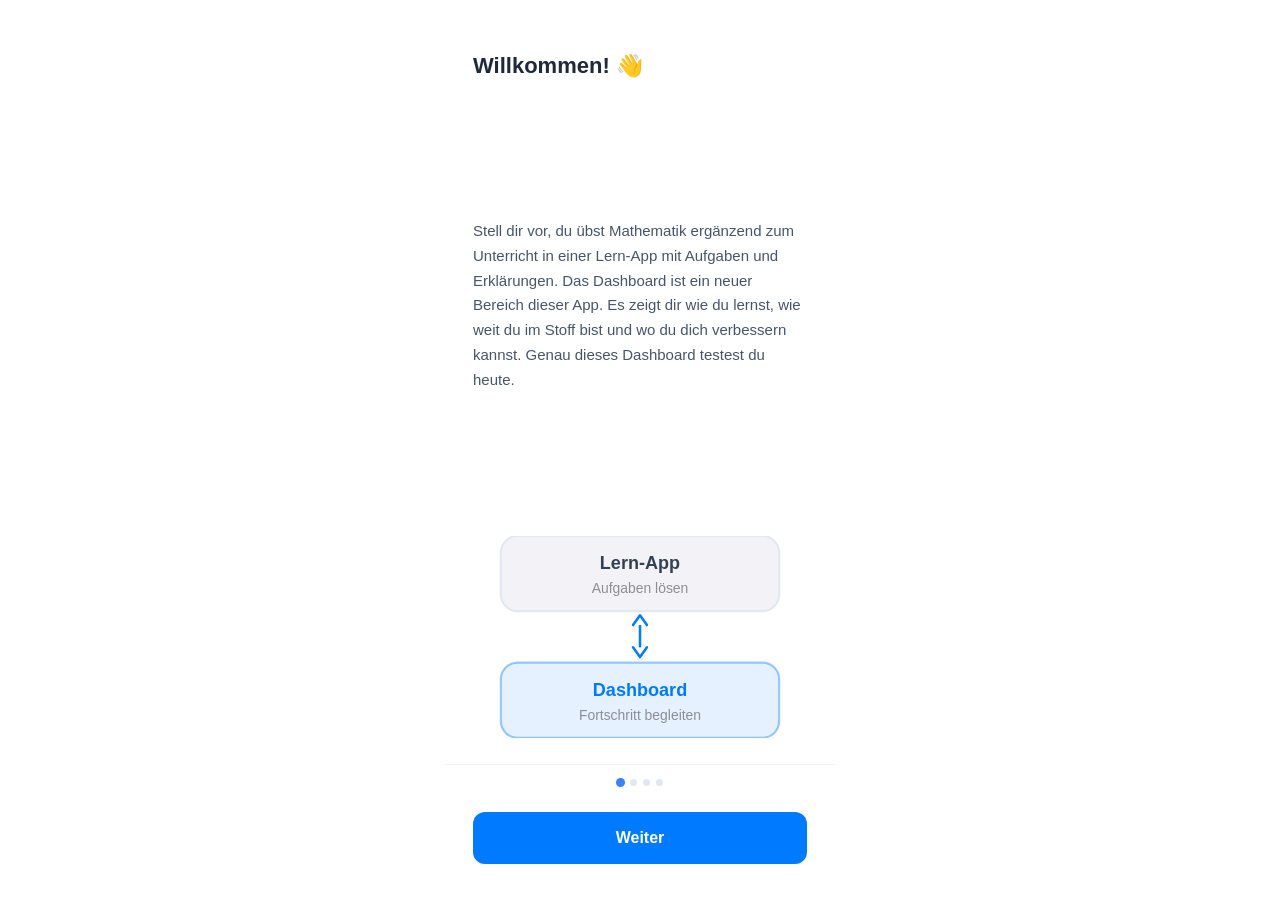
<file: index.html>
<!DOCTYPE html>
<html lang="de">
<head>
  <meta charset="UTF-8" />
  <meta name="viewport" content="width=device-width, initial-scale=1.0, maximum-scale=1.0" />
  <title>Lern-Dashboard</title>
  <link rel="stylesheet" href="styles.css" />
  <style>
    /* ── Onboarding ─────────────────────────────────────────── */
    #onboarding-overlay {
      position: fixed;
      inset: 0;
      background: #fff;
      z-index: 9999;
      display: flex;
      align-items: flex-start;
      justify-content: center;
    }
    .onb-container {
      width: 100%;
      max-width: 390px;
      height: 100%;
      display: flex;
      flex-direction: column;
      overflow: hidden;
    }
    .onb-slide {
      display: none;
      flex-direction: column;
      flex: 1;
      overflow-y: auto;
      padding: 52px 28px 16px;
    }
    .onb-slide.active {
      display: flex;
      animation: onb-in .22s ease;
    }
    @keyframes onb-in {
      from { opacity: 0; transform: translateY(10px); }
      to   { opacity: 1; transform: translateY(0); }
    }
    .onb-title {
      font-size: 22px;
      font-weight: 700;
      color: #1E293B;
      margin: 0 0 18px;
      line-height: 1.25;
    }
    .onb-text {
      font-size: 15px;
      line-height: 1.65;
      color: #475569;
      margin: 0 0 12px;
    }
    .onb-features {
      display: flex;
      flex-direction: column;
      gap: 10px;
      margin-top: 6px;
    }
    .onb-feature {
      display: flex;
      align-items: center;
      gap: 14px;
      padding: 13px 14px;
      background: #F8FAFC;
      border-radius: 12px;
      border: 1px solid #E2E8F0;
    }
    .onb-feat-icon {
      font-size: 22px;
      flex-shrink: 0;
      line-height: 1;
    }
    .onb-feat-name {
      font-size: 14px;
      font-weight: 600;
      color: #334155;
    }
    .onb-feat-desc {
      font-size: 13px;
      color: #64748B;
      margin-top: 2px;
    }
    .onb-footer {
      padding: 14px 28px 36px;
      display: flex;
      flex-direction: column;
      align-items: center;
      gap: 14px;
      border-top: 1px solid #F1F5F9;
      flex-shrink: 0;
    }
    .onb-dots {
      display: flex;
      gap: 6px;
    }
    .onb-dot {
      width: 7px;
      height: 7px;
      border-radius: 50%;
      background: #E2E8F0;
      transition: background .2s, transform .2s;
    }
    .onb-dot.active {
      background: #3B82F6;
      transform: scale(1.3);
    }
    .onb-btn { width: 100%; }
    .onb-embedded-nav {
      width: 100%;
      height: 68px;
      background: rgba(20, 20, 20, 0.75);
      backdrop-filter: blur(20px) saturate(180%);
      -webkit-backdrop-filter: blur(20px) saturate(180%);
      border: 1px solid rgba(255, 255, 255, 0.12);
      border-radius: 32px;
      box-shadow: 0 8px 32px rgba(0,0,0,.4);
      display: flex;
      align-items: center;
      justify-content: space-around;
      padding: 0 8px;
      flex-shrink: 0;
    }
    .onb-embedded-nav button {
      display: flex;
      align-items: center;
      justify-content: center;
      width: 44px;
      height: 44px;
      border: none;
      background: none;
      cursor: pointer;
      border-radius: 16px;
      -webkit-tap-highlight-color: transparent;
      transition: background .18s;
    }
    .onb-embedded-nav button:active {
      transform: scale(.92);
      background: rgba(255,255,255,0.15);
    }
  </style>
</head>
<body>
  <div class="app-container">

    <!-- ── Screen 1: Ziel ─────────────────────────────────── -->
    <div id="screen-ziel" class="screen active">
      <div class="screen-header">
        <h1 class="screen-title">Mein Ziel</h1>
        <span class="screen-subtitle">Was will ich erreichen?</span>
      </div>

      <!-- Ziel-Block (Metrik 4 + 5) -->
      <section class="card" id="ziel-block">
        <div id="ziel-summary"></div>
      </section><!-- /ziel-block -->

      <!-- Lernempfehlung (Metrik 9) -->
      <section class="card" id="recommendation-section">
        <span class="card-title">Nächster Schritt</span>
        <div class="rec-card">
          <div class="rec-tag" id="rec-subject-tag"></div>
          <p class="rec-text" id="rec-text"></p>
          <p class="rec-goal-link muted" id="rec-goal-link"></p>
          <button class="btn btn-primary" id="rec-start-btn">Jetzt starten</button>
        </div>
      </section>

      <!-- Semesteranforderungen (Metrik 6) -->
      <section class="card" id="requirements-section">
        <div id="req-content"></div>
      </section>

      <div class="screen-spacer"></div>
    </div><!-- /screen-ziel -->

    <!-- ── Screen 2: Fortschritt ──────────────────────────── -->
    <div id="screen-fortschritt" class="screen">
      <div class="screen-header">
        <h1 class="screen-title">Fortschritt</h1>
        <span class="screen-subtitle">Wo stehe ich aktuell?</span>
      </div>

      <!-- 1. Themen-Kachel -->
      <section class="card" id="themen-kachel">
        <div class="thema-tabs" id="thema-tabs"></div>
        <div id="thema-content"></div>
      </section>

      <!-- 2. Mein Lernfortschritt -->
      <section class="card" id="semester-chart-card">
        <div class="chart-header">
          <div>
            <div class="card-title">Mein Lernfortschritt</div>
            <p class="muted small" style="margin-top:2px;margin-bottom:0;">Entwicklung im Schuljahr</p>
          </div>
        </div>
        <div id="semester-svg-wrap" style="margin-top:10px;"></div>
        <div id="semester-legend" class="semester-legend"></div>
        <div id="semester-tooltip" class="semester-tooltip"></div>
      </section>

      <!-- 3. Noten -->
      <section class="card" id="noten-section">
        <div style="display:flex;align-items:center;justify-content:space-between;margin-bottom:12px;">
          <div class="card-title" style="margin-bottom:0;">Noten</div>
          <button class="btn-icon" id="noten-add-btn" aria-label="Note hinzufügen">
            <svg width="17" height="17" viewBox="0 0 24 24" fill="none" stroke="currentColor" stroke-width="2.5" stroke-linecap="round"><line x1="12" y1="5" x2="12" y2="19"/><line x1="5" y1="12" x2="19" y2="12"/></svg>
          </button>
        </div>
        <div id="noten-table-wrap"></div>
      </section>

      <!-- 4. Abzeichen -->
      <section class="card" id="abzeichen-section">
        <div class="abz-header">
          <span class="card-title">Abzeichen</span>
          <div class="abz-nav-btns">
            <button class="abz-arrow-btn" id="abz-prev-btn" aria-label="Vorherige Abzeichen">
              <svg width="16" height="16" viewBox="0 0 24 24" fill="none" stroke="currentColor" stroke-width="2.5" stroke-linecap="round" stroke-linejoin="round"><polyline points="15 18 9 12 15 6"/></svg>
            </button>
            <button class="abz-arrow-btn" id="abz-next-btn" aria-label="Nächste Abzeichen">
              <svg width="16" height="16" viewBox="0 0 24 24" fill="none" stroke="currentColor" stroke-width="2.5" stroke-linecap="round" stroke-linejoin="round"><polyline points="9 18 15 12 9 6"/></svg>
            </button>
          </div>
        </div>
        <div class="abz-scroll-wrap" id="abz-scroll-wrap"></div>
        <div class="abz-dots" id="abz-dots"></div>
      </section>

      <div class="screen-spacer"></div>
    </div>

    <!-- ── Screen 3: Lernzeit ───────────────────────────────── -->
    <div id="screen-lernzeit" class="screen">
      <div class="screen-header">
        <h1 class="screen-title">Lernzeit</h1>
        <span class="screen-subtitle">Wann und wie viel lerne ich?</span>
      </div>

      <section class="card" id="lz-muster-card">
        <div id="lz-muster-content"></div>
      </section>

      <section class="card card-subtle" id="lz-manual-section">
        <div id="lz-manual-root"></div>
      </section>

      <div class="screen-spacer"></div>
    </div>

    <!-- ── Screen 4: Reflexion ────────────────────────────── -->
    <div id="screen-reflexion" class="screen">
      <div class="screen-header">
        <h1 class="screen-title">Check-in</h1>
        <span class="screen-subtitle">Wie lief meine Woche?</span>
      </div>

      <!-- Wöchentlicher Check-in -->
      <section class="card" id="ref-checkin-card">
        <div class="card-title">Wöchentlicher Check-in<span class="info-icon" data-tip-title="Wozu ist der Check-in?" data-tip-text="Deine Einschätzung hilft dir zu verstehen wie du gerade lernst. Das Dashboard nutzt deine Eingabe um dir eine passende Lernstrategie zu empfehlen.">?</span></div>

        <div class="ref-section" style="margin-top:14px;">
          <p class="ref-question">Wie bewertest du deinen Lernfortschritt diese Woche?</p>
          <div class="ref-poles">
            <span>nicht gut</span>
            <span>sehr gut</span>
          </div>
          <div class="ref-slider-wrap">
            <input type="range" class="ref-slider ref-slider--empty" id="ref-komp-slider"
                   min="1" max="10" value="5" step="1">
          </div>
          <p class="ref-hint" id="ref-komp-hint">Tippen um zu bewerten</p>
        </div>

        <div class="ref-divider"></div>

        <div class="ref-section">
          <p class="ref-question">Wie fühlst du dich gerade beim Lernen?</p>
          <div class="ref-poles">
            <span>😔 frustriert</span>
            <span>😊 neugierig</span>
          </div>
          <input type="range" class="ref-slider ref-slider--empty emo-slider" id="ref-emo-slider"
                 min="1" max="10" value="5" step="1">
          <p class="ref-hint" id="ref-emo-hint">Tippen um zu bewerten</p>
        </div>
      </section>

      <!-- Deine Lernstrategie -->
      <section class="card" id="ref-empfehlung-card">
        <div class="card-title">Deine Lernstrategie<span class="info-icon" data-tip-title="Wie entsteht diese Empfehlung?" data-tip-text="Das Dashboard kombiniert deinen Lernfortschritt und dein Wohlbefinden um dir einen passenden nächsten Schritt vorzuschlagen.">?</span></div>
        <div id="ref-empfehlung-content" style="margin-top:10px;"></div>
      </section>

      <!-- Deine Entwicklung -->
      <section class="card" id="ref-verlauf-card">
        <div class="card-title">Deine Entwicklung<span class="info-icon" data-tip-title="Wozu dieser Verlauf?" data-tip-text="Wenn du deinen gefühlten Fortschritt und deine Stimmung beim Lernen regelmäßig einträgst, erkennst du Muster über das Schuljahr — zum Beispiel ob du vor Prüfungen besonders motiviert bist oder nach den Ferien einen Aufschwung erlebst.">?</span></div>
        <div id="ref-verlauf-content" style="margin-top:12px;"></div>
      </section>

      <div class="screen-spacer"></div>
    </div>

    <!-- ── Screen 5: Anpassungen ──────────────────────────── -->
    <div id="screen-anpassungen" class="screen">
      <div class="screen-header">
        <h1 class="screen-title">Anpassungen</h1>
        <span class="screen-subtitle">Dein Dashboard</span>
      </div>

      <!-- Optional deaktivierbare Elemente -->
      <section class="card" id="anp-optional-card">
        <div class="card-title">Anpassbar</div>
        <p class="muted small" style="margin-top:4px;margin-bottom:14px;">Diese Elemente kannst du nach Bedarf ein- oder ausblenden.</p>
        <div id="anp-toggle-list"></div>
      </section>

      <!-- Systemseitig gesperrte Elemente -->
      <section class="card" id="anp-locked-card">
        <div class="card-title">Immer sichtbar</div>
        <p class="muted small" style="margin-top:4px;margin-bottom:14px;">Kernelemente für selbstreguliertes Lernen — können nicht ausgeblendet werden.</p>
        <div id="anp-locked-list"></div>
      </section>

      <!-- Push-Benachrichtigungen -->
      <section class="card" id="anp-push-card">
        <div class="card-title">Push-Benachrichtigungen</div>
        <p class="muted small" style="margin-top:4px;margin-bottom:14px;">Erhalte Erinnerungen direkt auf dein Gerät.</p>
        <div id="anp-push-list"></div>
      </section>

      <div class="screen-spacer"></div>
    </div>

    <!-- ── Floating Bottom Navigation ────────────────────── -->
    <nav class="bottom-nav" id="bottom-nav">
      <button class="nav-tab active" data-screen="screen-ziel" aria-label="Mein Ziel">
        <span class="nav-emoji">🎯</span>
      </button>
      <button class="nav-tab" data-screen="screen-fortschritt" aria-label="Fortschritt">
        <span class="nav-emoji">📈</span>
      </button>
      <button class="nav-tab" data-screen="screen-lernzeit" aria-label="Lernzeit">
        <span class="nav-emoji">⏱️</span>
      </button>
      <button class="nav-tab" data-screen="screen-reflexion" aria-label="Check-in">
        <span class="nav-emoji">💭</span>
      </button>
      <button class="nav-tab" data-screen="screen-anpassungen" aria-label="Anpassungen">
        <span class="nav-emoji">⚙️</span>
      </button>
    </nav>

  </div><!-- /app-container -->

  <!-- ── Aufgaben-Overlay ──────────────────────────────────── -->
  <div id="aufgaben-overlay" style="display:none;position:fixed;inset:0;z-index:500;background:var(--color-bg);max-width:390px;margin:0 auto;overflow-y:auto;">
    <div style="padding:16px 16px 0;">
      <button id="aufgaben-back-btn" style="background:none;border:none;color:var(--accent-blue);font-size:15px;font-weight:500;cursor:pointer;padding:8px 0;margin-bottom:12px;">← Zurück zum Dashboard</button>
      <div id="aufgaben-badges" style="display:flex;gap:6px;margin-bottom:16px;"></div>
      <h2 id="aufgaben-kapitel" style="font-size:17px;font-weight:600;margin:0 0 14px;color:var(--color-text);line-height:1.35;"></h2>
    </div>
    <div style="padding:0 16px;">
      <div class="card" style="margin-bottom:12px;">
        <p id="aufgaben-text" style="font-size:15px;line-height:1.6;margin:0;color:var(--color-text);"></p>
      </div>
      <div id="aufgaben-antworten" style="display:flex;flex-direction:column;gap:8px;"></div>
      <p style="font-size:13px;color:var(--color-text-muted);text-align:center;padding:20px 0 32px;">
        Das ist eine Vorschau — in der App kannst du hier deine Antwort auswählen.
      </p>
    </div>
  </div>

  <!-- ── Themen-Overlay ────────────────────────────────────────── -->
  <div id="themen-overlay" style="display:none;position:fixed;inset:0;z-index:500;background:var(--color-bg);max-width:390px;margin:0 auto;overflow-y:auto;">
    <div style="padding:16px 16px 0;">
      <button id="themen-back-btn" style="background:none;border:none;color:var(--accent-blue);font-size:15px;font-weight:500;cursor:pointer;padding:8px 0;margin-bottom:16px;">← Zurück zum Dashboard</button>
      <h2 style="font-size:22px;font-weight:700;color:var(--color-text);margin:0 0 6px;letter-spacing:-0.3px;">Wo möchtest du weitermachen?</h2>
      <p style="font-size:14px;color:var(--color-text-muted);margin:0 0 20px;">Wähle einen Themenbereich</p>
    </div>
    <div id="themen-grid" style="display:grid;grid-template-columns:1fr 1fr;gap:12px;padding:0 16px;"></div>
    <p style="font-size:13px;color:var(--color-text-muted);text-align:center;padding:24px 16px 32px;line-height:1.5;">
      Normalerweise würdest du hier in die einzelnen Kapitel navigieren und Aufgaben lösen. Da wir heute nur das Dashboard testen, endet der Prototyp an dieser Stelle.
    </p>
  </div>

  <!-- ── Onboarding ──────────────────────────────────────────── -->
  <div id="onboarding-overlay">
    <div class="onb-container">

      <!-- Slide 1 — Willkommen -->
      <div class="onb-slide active" style="justify-content:space-between;">
        <h2 class="onb-title">Willkommen! 👋</h2>
        <p class="onb-text">Stell dir vor, du übst Mathematik ergänzend zum Unterricht in einer Lern-App mit Aufgaben und Erklärungen. Das Dashboard ist ein neuer Bereich dieser App. Es zeigt dir wie du lernst, wie weit du im Stoff bist und wo du dich verbessern kannst. Genau dieses Dashboard testest du heute.</p>
        <svg width="100%" viewBox="0 0 240 145" style="display:block;margin:10px auto;" xmlns="http://www.w3.org/2000/svg">
          <rect x="20" y="0" width="200" height="54" rx="12" fill="#F2F2F7" stroke="#E2E8F0" stroke-width="1.5"/>
          <text x="120" y="24" text-anchor="middle" font-size="13" font-weight="600" fill="#334155">Lern-App</text>
          <text x="120" y="41" text-anchor="middle" font-size="10" fill="#8E8E93">Aufgaben lösen</text>
          <line x1="120" y1="64" x2="120" y2="80" stroke="#007AFF" stroke-width="1.8"/>
          <polyline points="115,64 120,57 125,64" fill="none" stroke="#007AFF" stroke-width="1.8" stroke-linecap="round" stroke-linejoin="round"/>
          <polyline points="115,80 120,87 125,80" fill="none" stroke="#007AFF" stroke-width="1.8" stroke-linecap="round" stroke-linejoin="round"/>
          <rect x="20" y="91" width="200" height="54" rx="12" fill="rgba(0,122,255,0.1)" stroke="rgba(0,122,255,0.4)" stroke-width="1.5"/>
          <text x="120" y="115" text-anchor="middle" font-size="13" font-weight="600" fill="#007AFF">Dashboard</text>
          <text x="120" y="132" text-anchor="middle" font-size="10" fill="#8E8E93">Fortschritt begleiten</text>
        </svg>
      </div>

      <!-- Slide 2 — So lernst du in der App -->
      <div class="onb-slide">
        <h2 class="onb-title">So kannst du dir die App vorstellen</h2>
        <p class="onb-text">Alle Lernaufgaben sind den 4 Themenbereichen zugeordnet (z. B. Algebra). Jeder Themenbereich ist in Kapitel unterteilt. Jedes Kapitel steht für ein neues mathematisches Konzept das du verstehen sollst. Jedes Kapitel enthält mehrere Aufgaben.</p>
        <div style="background:#fff;border-radius:14px;box-shadow:0 2px 8px rgba(0,0,0,0.08),0 0 1px rgba(0,0,0,0.04);padding:14px;margin:4px 0 0;">
          <div style="display:flex;gap:8px;margin-bottom:12px;flex-wrap:wrap;">
            <span style="background:rgba(0,122,255,0.1);color:#007AFF;border-radius:20px;padding:3px 10px;font-size:12px;font-weight:500;">Lineare Funktionen</span>
            <span style="background:rgba(52,199,89,0.1);color:#34C759;border-radius:20px;padding:3px 10px;font-size:12px;font-weight:500;">Einfach</span>
          </div>
          <p style="font-size:14px;color:#334155;line-height:1.5;margin:0 0 12px;">Bestimme die Steigung der Geraden durch die Punkte A(0|1) und B(2|5).</p>
          <div style="display:flex;flex-direction:column;gap:7px;">
            <div style="background:#F8FAFC;border-radius:10px;padding:11px 13px;font-size:14px;color:#475569;border:1px solid #E2E8F0;">a)&nbsp;&nbsp;m = 1</div>
            <div style="background:#F8FAFC;border-radius:10px;padding:11px 13px;font-size:14px;color:#475569;border:1px solid #E2E8F0;">b)&nbsp;&nbsp;m = 2</div>
          </div>
        </div>
      </div>

      <!-- Slide 3 — Das Dashboard -->
      <div class="onb-slide">
        <h2 class="onb-title">Das Dashboard</h2>
        <p class="onb-text">Die 5 Menüpunkte:</p>
        <div class="onb-features">
          <div class="onb-feature">
            <span class="onb-feat-icon">🎯</span>
            <div>
              <div class="onb-feat-name">Mein Ziel</div>
              <div class="onb-feat-desc">Lernziele setzen und verfolgen</div>
            </div>
          </div>
          <div class="onb-feature">
            <span class="onb-feat-icon">📈</span>
            <div>
              <div class="onb-feat-name">Fortschritt</div>
              <div class="onb-feat-desc">Deinen Fortschritt im Stoff sehen</div>
            </div>
          </div>
          <div class="onb-feature">
            <span class="onb-feat-icon">⏱️</span>
            <div>
              <div class="onb-feat-name">Lernzeit</div>
              <div class="onb-feat-desc">Lernverhalten und Gewohnheiten verstehen</div>
            </div>
          </div>
          <div class="onb-feature">
            <span class="onb-feat-icon">💭</span>
            <div>
              <div class="onb-feat-name">Check-in</div>
              <div class="onb-feat-desc">Woche reflektieren und Empfehlungen erhalten</div>
            </div>
          </div>
          <div class="onb-feature">
            <span class="onb-feat-icon">⚙️</span>
            <div>
              <div class="onb-feat-name">Anpassungen</div>
              <div class="onb-feat-desc">Elemente ein-/ausblenden</div>
            </div>
          </div>
        </div>
        <p style="font-size:13px;color:#8E8E93;line-height:1.5;margin:14px 0 0;">Die 5 Bereiche kannst du unabhängig voneinander nutzen.</p>
      </div>

      <!-- Slide 4 — Los geht's -->
      <div class="onb-slide" style="justify-content:center;gap:28px;">
        <div>
          <h2 class="onb-title" style="margin-bottom:12px;">Bereit? Los geht's! 🚀</h2>
          <p class="onb-text" style="margin-bottom:0;">Schau dich in Ruhe um — es gibt kein Richtig oder Falsch. Du kannst jederzeit zwischen den 5 Bereichen wechseln.</p>
        </div>
        <div>
          <p style="font-size:13px;color:#8E8E93;text-align:center;margin:0 0 12px;">Tippe auf einen Bereich um zu starten.</p>
          <nav id="onb-nav" class="onb-embedded-nav">
            <button data-screen="screen-ziel"><span class="nav-emoji">🎯</span></button>
            <button data-screen="screen-fortschritt"><span class="nav-emoji">📈</span></button>
            <button data-screen="screen-lernzeit"><span class="nav-emoji">⏱️</span></button>
            <button data-screen="screen-reflexion"><span class="nav-emoji">💭</span></button>
            <button data-screen="screen-anpassungen"><span class="nav-emoji">⚙️</span></button>
          </nav>
        </div>
      </div>

      <div class="onb-footer">
        <div class="onb-dots" id="onb-dots">
          <span class="onb-dot active"></span>
          <span class="onb-dot"></span>
          <span class="onb-dot"></span>
          <span class="onb-dot"></span>
        </div>
        <button class="btn btn-primary onb-btn" id="onb-btn">Weiter</button>
      </div>

    </div>
  </div>

  <script src="data.js"></script>
  <script src="script.js"></script>
</body>
</html>
</file>
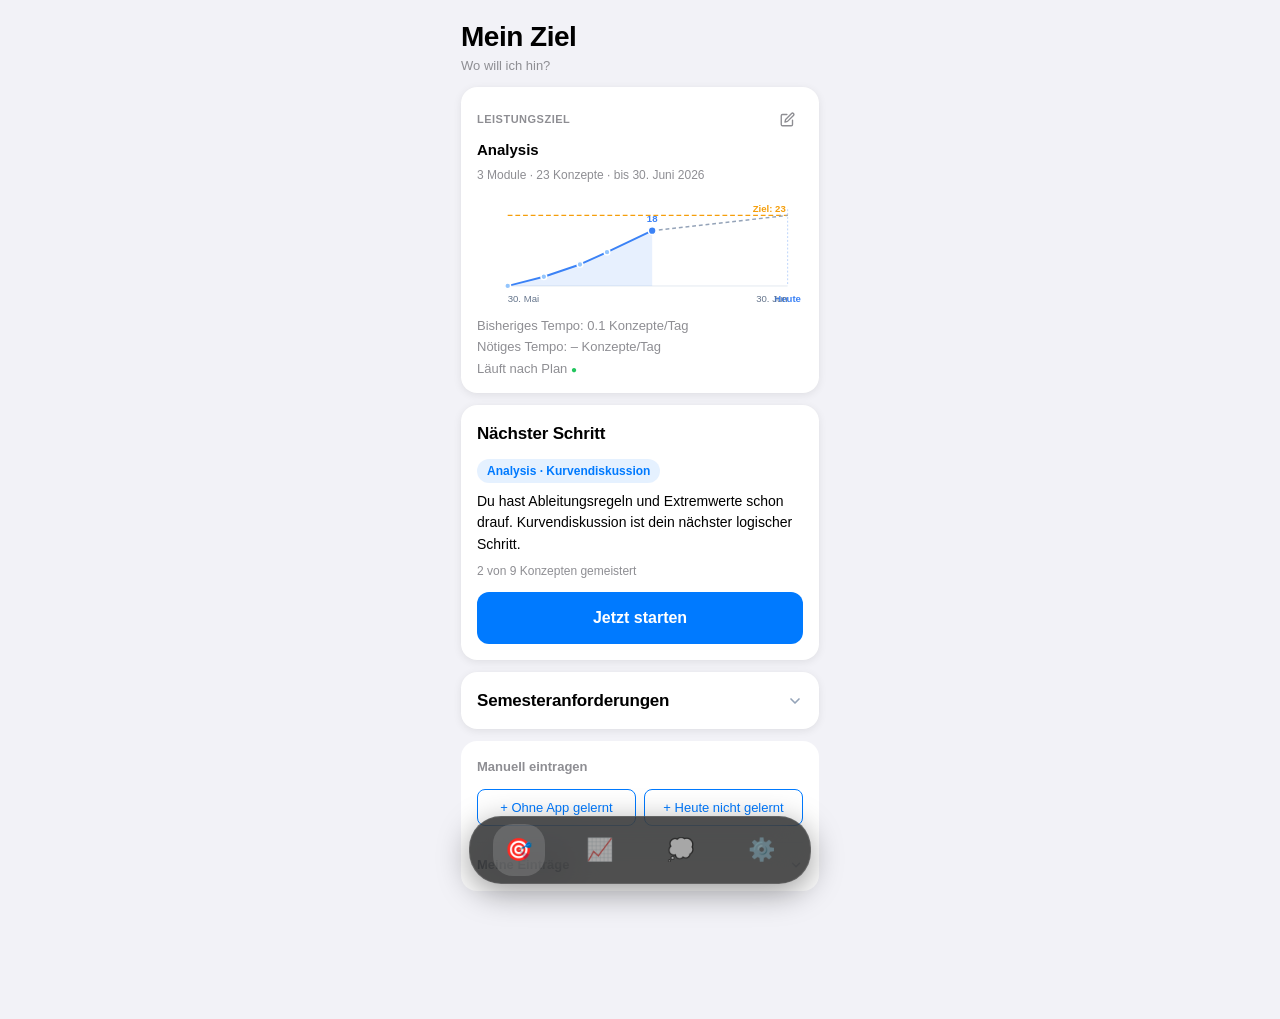
<file: index_standalone.html>
﻿<!DOCTYPE html>
<html lang="de">
<head>
  <meta charset="UTF-8" />
  <meta name="viewport" content="width=device-width, initial-scale=1.0, maximum-scale=1.0" />
  <title>Lern-Dashboard</title>
  <style>/* ── Design Tokens ───────────────────────────────────────── */
:root {
  /* Apple System Accent Colors */
  --accent-blue:   #007AFF;
  --accent-green:  #34C759;
  --accent-amber:  #FF9500;
  --accent-red:    #FF3B30;
  --accent-purple: #AF52DE;

  /* Component aliases — use these throughout */
  --color-primary:    #007AFF;
  --color-primary-bg: rgba(0, 122, 255, 0.10);
  --color-amber:      #FF9500;
  --color-amber-bg:   rgba(255, 149, 0, 0.12);
  --color-success:    #34C759;
  --color-success-bg: rgba(52, 199, 89, 0.12);
  --color-bg:         #F2F2F7;
  --color-surface:    #FFFFFF;
  --color-text:       #000000;
  --color-text-muted: #8E8E93;
  --color-border:     rgba(60, 60, 67, 0.12);

  --radius-sm:   8px;
  --radius-md:   12px;
  --radius-lg:   16px;
  --radius-pill: 32px;

  --shadow-nav:  0 8px 32px rgba(0,0,0,.4);
  --shadow-card: 0 2px 8px rgba(0,0,0,0.08), 0 0 1px rgba(0,0,0,0.04);

  --font: -apple-system, BlinkMacSystemFont, 'SF Pro Display', 'SF Pro Text', 'Helvetica Neue', Arial, sans-serif;

  --nav-height:   68px;
  --nav-bottom:   16px;
}

/* ── Reset & Base ────────────────────────────────────────── */
*, *::before, *::after { box-sizing: border-box; margin: 0; padding: 0; }

html { -webkit-text-size-adjust: 100%; }

body {
  font-family: var(--font);
  font-size: 15px;
  line-height: 1.5;
  color: var(--color-text);
  background: var(--color-bg);
  min-height: 100dvh;
}

button { cursor: pointer; border: none; background: none; font: inherit; color: inherit; }
input, select, textarea { font: inherit; color: inherit; }
ul { list-style: none; }

/* ── App Container ───────────────────────────────────────── */
.app-container {
  position: relative;
  width: 100%;
  max-width: 390px;
  min-height: 100dvh;
  margin: 0 auto;
  background: var(--color-bg);
  overflow-x: hidden;
}

/* ── Screens ─────────────────────────────────────────────── */
.screen {
  display: none;
  padding: 0 16px;
  padding-bottom: calc(var(--nav-height) + var(--nav-bottom) + 24px);
  animation: fadeIn .18s ease;
}
.screen.active { display: block; }

@keyframes fadeIn {
  from { opacity: 0; transform: translateY(6px); }
  to   { opacity: 1; transform: translateY(0); }
}

.screen-header {
  padding: 20px 0 12px;
}
.screen-title {
  font-size: 28px;
  font-weight: 700;
  letter-spacing: -0.5px;
  line-height: 1.2;
}
.screen-subtitle {
  display: block;
  font-size: 13px;
  color: var(--color-text-muted);
  margin-top: 2px;
}
.screen-spacer { height: 8px; }

/* ── Cards ───────────────────────────────────────────────── */
.card {
  background: var(--color-surface);
  border-radius: var(--radius-lg);
  padding: 16px;
  margin-bottom: 12px;
  box-shadow: var(--shadow-card);
}
.card-subtle {
  background: var(--color-surface);
  box-shadow: none;
}
.card-header {
  display: flex;
  align-items: center;
  justify-content: space-between;
  gap: 8px;
}
.card-title {
  font-size: 17px;
  font-weight: 600;
  letter-spacing: -0.2px;
  color: var(--color-text);
}
.card-title.small { font-size: 13px; letter-spacing: 0; color: var(--color-text-muted); }

/* ── Collapsible ─────────────────────────────────────────── */
.collapsible {
  overflow: hidden;
  transition: max-height .25s ease, opacity .2s ease;
  max-height: 1000px;
  opacity: 1;
}
.collapsible.collapsed {
  max-height: 0;
  opacity: 0;
}
.chevron {
  flex-shrink: 0;
  transition: transform .22s ease;
  color: var(--color-text-muted);
}
.chevron.open { transform: rotate(180deg); }

/* ── Buttons ─────────────────────────────────────────────── */
.btn {
  display: inline-flex;
  align-items: center;
  justify-content: center;
  gap: 6px;
  padding: 11px 18px;
  border-radius: var(--radius-md);
  font-size: 15px;
  font-weight: 600;
  transition: opacity .15s, transform .1s;
  -webkit-tap-highlight-color: transparent;
}
.btn:active { transform: scale(.97); opacity: .85; }
.btn-primary {
  background: var(--color-primary);
  color: #fff;
  width: 100%;
  margin-top: 12px;
  padding: 14px 20px;
  font-size: 16px;
  border-radius: var(--radius-md);
}
.btn-secondary {
  background: var(--color-primary-bg);
  color: var(--color-primary);
  width: 100%;
  margin-top: 8px;
}
.btn-icon {
  display: flex;
  align-items: center;
  justify-content: center;
  width: 32px;
  height: 32px;
  border-radius: var(--radius-sm);
  color: var(--color-text-muted);
  transition: background .15s;
}
.btn-icon:hover { background: var(--color-bg); }

/* ── Chips ───────────────────────────────────────────────── */
.chip-row {
  display: flex;
  flex-wrap: wrap;
  gap: 6px;
  margin-top: 6px;
}
.chip {
  padding: 4px 12px;
  border-radius: var(--radius-pill);
  font-size: 13px;
  font-weight: 500;
  color: var(--color-text-muted);
  background: rgba(118, 118, 128, 0.12);
  transition: all .15s;
  -webkit-tap-highlight-color: transparent;
}
.chip.active, .chip.selected {
  background: rgba(0, 122, 255, 0.12);
  color: var(--accent-blue);
}
.chip:active { transform: scale(.95); }

/* ── Form Fields ─────────────────────────────────────────── */
.field-group { margin-top: 14px; }
.field-group:first-child { margin-top: 12px; }
.field-label {
  display: block;
  font-size: 13px;
  font-weight: 500;
  color: var(--color-text-muted);
  margin-bottom: 4px;
}
.field-label strong { color: var(--color-text); }

.input {
  width: 100%;
  padding: 9px 12px;
  border: 1.5px solid var(--color-border);
  border-radius: var(--radius-md);
  font-size: 14px;
  background: var(--color-bg);
  transition: border-color .15s;
  outline: none;
}
.input:focus { border-color: var(--color-primary); background: #fff; }
.input-sm { width: auto; min-width: 70px; }
.input-row {
  display: flex;
  align-items: center;
  gap: 8px;
}
.input-unit { font-size: 13px; color: var(--color-text-muted); }

.select {
  width: 100%;
  padding: 9px 12px;
  border: 1.5px solid var(--color-border);
  border-radius: var(--radius-md);
  font-size: 14px;
  background: var(--color-bg);
  outline: none;
  appearance: none;
  background-image: url("data:image/svg+xml,%3Csvg xmlns='http://www.w3.org/2000/svg' width='12' height='12' viewBox='0 0 24 24' fill='none' stroke='%2364748B' stroke-width='2'%3E%3Cpolyline points='6 9 12 15 18 9'/%3E%3C/svg%3E");
  background-repeat: no-repeat;
  background-position: right 12px center;
  padding-right: 32px;
}
.select:focus { border-color: var(--color-primary); }

.slider {
  width: 100%;
  height: 4px;
  margin-top: 8px;
  accent-color: var(--color-primary);
  cursor: pointer;
}
.slider-labels {
  display: flex;
  justify-content: space-between;
  font-size: 11px;
  color: var(--color-text-muted);
  margin-top: 4px;
}

/* ── Ziel Block ──────────────────────────────────────────── */
.ziel-type-row {
  display: flex;
  align-items: center;
  justify-content: space-between;
  margin-bottom: 4px;
}

.ziel-type-toggle {
  display: flex;
  background: rgba(118, 118, 128, 0.12);
  border-radius: 10px;
  padding: 2px;
  margin-bottom: 14px;
  gap: 2px;
}
.toggle-opt {
  flex: 1;
  padding: 7px 0;
  border-radius: 8px;
  font-size: 13px;
  font-weight: 500;
  color: var(--color-text-muted);
  text-align: center;
  transition: all .18s;
  -webkit-tap-highlight-color: transparent;
}
.toggle-opt.active {
  background: white;
  color: var(--color-text);
  font-weight: 600;
  box-shadow: 0 1px 3px rgba(0,0,0,.12);
}

.ziel-view { min-height: 0; }

/* Module chips — horizontal scroll */
.modul-chip-row {
  display: flex;
  flex-wrap: nowrap;
  gap: 6px;
  overflow-x: auto;
  -webkit-overflow-scrolling: touch;
  margin-top: 10px;
  padding-bottom: 4px;
  scrollbar-width: none;
}
.modul-chip-row::-webkit-scrollbar { display: none; }
.modul-chip {
  white-space: nowrap;
  font-size: 12px;
  padding: 5px 10px;
  flex-shrink: 0;
}

/* Module detail */
.modul-detail {
  margin-top: 10px;
  padding-top: 10px;
}
.modul-progress-wrap {
  height: 6px;
  background: rgba(0, 0, 0, 0.06);
  border-radius: var(--radius-pill);
  overflow: hidden;
  margin-bottom: 6px;
}
.modul-progress-fill {
  height: 100%;
  border-radius: var(--radius-pill);
  background: var(--color-primary);
  transition: width .3s ease;
}
.modul-progress-meta {
  display: flex;
  align-items: center;
  justify-content: space-between;
}

/* Status-Badges */
.status-badge {
  display: inline-flex;
  align-items: center;
  padding: 2px 8px;
  border-radius: 6px;
  font-size: 12px;
  font-weight: 500;
}
.badge-success { background: rgba(52, 199, 89, 0.12); color: var(--accent-green); }
.badge-progress { background: rgba(0, 122, 255, 0.10); color: var(--accent-blue); }

/* Leistungsziel */
.leistung-thema-row {
  display: flex;
  align-items: center;
  justify-content: space-between;
  gap: 8px;
}
.leistung-thema-name {
  font-size: 14px;
  font-weight: 600;
}
.ziel-badge {
  display: inline-flex;
  align-items: center;
  padding: 3px 10px;
  background: var(--color-amber-bg);
  color: var(--color-amber);
  border-radius: var(--radius-pill);
  font-size: 12px;
  font-weight: 700;
  flex-shrink: 0;
}
.leistung-gesamt {
  margin-top: 12px;
  padding-top: 12px;
  border-top: 1px solid var(--color-border);
}
.leistung-bar-wrap {
  position: relative;
  height: 8px;
  background: rgba(0, 0, 0, 0.06);
  border-radius: var(--radius-pill);
  overflow: visible;
  margin-bottom: 6px;
}
.leistung-bar-fill {
  height: 100%;
  border-radius: var(--radius-pill);
  background: var(--color-primary);
  transition: width .4s ease;
}
.leistung-bar-target {
  position: absolute;
  top: -4px;
  width: 2px;
  height: 16px;
  background: var(--color-amber);
  border-radius: 1px;
  transform: translateX(-50%);
}
.leistung-bar-meta {
  display: flex;
  justify-content: space-between;
  align-items: center;
}
.current-pct {
  font-size: 12px;
  font-weight: 600;
  color: var(--color-primary);
}

/* Edit-Panel Trenner */
.edit-sep {
  height: 1px;
  background: var(--color-border);
  margin: 14px 0;
}

/* Wochenkalender */
.week-grid {
  display: grid;
  grid-template-columns: repeat(7, 1fr);
  gap: 4px;
}
.week-day {
  display: flex;
  flex-direction: column;
  align-items: center;
  gap: 4px;
}
.week-day-label {
  font-size: 11px;
  color: var(--color-text-muted);
  font-weight: 500;
}
.week-day-dot {
  width: 32px;
  height: 32px;
  border-radius: 50%;
  border: 1.5px solid var(--color-border);
  display: flex;
  align-items: center;
  justify-content: center;
  font-size: 11px;
}
.week-day-dot.planned {
  border-color: var(--color-primary);
  color: var(--color-primary);
  font-weight: 600;
}
.week-day-dot.done {
  background: var(--color-success);
  border-color: var(--color-success);
  color: #fff;
}
.week-summary {
  margin-top: 12px;
  font-size: 13px;
  color: var(--color-text-muted);
}
.week-summary strong { color: var(--color-text); }

/* ── Leistungsziel — Thema-Auswahl ──────────────────────── */
.thema-chip-row {
  display: grid;
  grid-template-columns: 1fr 1fr;
  gap: 6px;
  margin-bottom: 8px;
}
.thema-chip {
  font-size: 12px;
  padding: 8px 10px;
  white-space: normal;
  text-align: center;
  line-height: 1.3;
}

.thema-progress-row {
  display: flex;
  align-items: center;
  gap: 8px;
  margin-bottom: 12px;
}
.thema-bar-wrap {
  flex: 1;
  height: 4px;
  background: rgba(0, 0, 0, 0.06);
  border-radius: var(--radius-pill);
  overflow: hidden;
}
.thema-bar-fill {
  height: 100%;
  background: var(--color-primary);
  border-radius: var(--radius-pill);
  transition: width .3s ease;
}
.thema-pct {
  font-size: 12px;
  font-weight: 600;
  color: var(--color-primary);
  min-width: 30px;
  text-align: right;
}

/* Gemeisterte Modul-Chips */
.modul-chip.mastered {
  color: var(--color-success);
  border-color: var(--color-success-bg);
  background: var(--color-success-bg);
  opacity: 0.8;
  display: inline-flex;
  align-items: center;
  gap: 3px;
}
.modul-chip.mastered.active {
  opacity: 1;
  background: var(--color-success);
  border-color: var(--color-success);
  color: #fff;
}

/* Modul-Detail-Card */
.modul-detail-card {
  margin-top: 12px;
  padding-top: 12px;
  border-top: 1px solid var(--color-border);
}
.modul-detail-name {
  font-size: 13px;
  font-weight: 600;
  line-height: 1.3;
  margin-bottom: 10px;
}

/* Gemeistert-Banner */
.modul-mastered-banner {
  display: flex;
  align-items: center;
  gap: 6px;
  padding: 9px 12px;
  background: var(--color-success-bg);
  color: var(--color-success);
  border-radius: var(--radius-md);
  font-size: 13px;
  font-weight: 500;
}

/* Garmin-Row: Aktuell vs. Ziel */
.garmin-row {
  display: flex;
  align-items: center;
  justify-content: space-around;
  gap: 8px;
  padding: 4px 0 2px;
}
.garmin-item {
  display: flex;
  flex-direction: column;
  align-items: center;
  gap: 2px;
  flex: 1;
}
.garmin-value {
  font-size: 26px;
  font-weight: 700;
  line-height: 1;
  color: var(--color-text);
}
.garmin-label {
  font-size: 11px;
  color: var(--color-text-muted);
  text-align: center;
}
.garmin-arrow { color: var(--color-border); flex-shrink: 0; }
.garmin-target .garmin-value { color: var(--color-amber); }

/* Progress bar with optional target marker */
.modul-bar-outer {
  position: relative;
  margin-top: 10px;
}
.modul-target-marker {
  position: absolute;
  top: -3px;
  width: 2px;
  height: 12px;
  background: var(--color-amber);
  border-radius: 1px;
  transform: translateX(-50%);
}

/* Wochenziel-Sektion */
.wochenziel-section { margin-top: 12px; }
.amber-text { color: var(--color-amber); }

/* ── Recommendation Card ─────────────────────────────────── */
.rec-card { padding-top: 12px; }
.rec-tag {
  display: inline-block;
  padding: 3px 10px;
  border-radius: var(--radius-pill);
  background: var(--color-primary-bg);
  color: var(--color-primary);
  font-size: 12px;
  font-weight: 600;
  margin-bottom: 8px;
}
.rec-text {
  font-size: 14px;
  line-height: 1.55;
  color: var(--color-text);
}
.rec-goal-link {
  font-size: 12px;
  margin-top: 6px;
}

/* ── Semesteranforderungen ───────────────────────────────── */
.req-meta {
  font-size: 12px;
  color: var(--color-text-muted);
  margin-top: 2px;
  margin-bottom: 12px;
}
.req-groups {
  display: flex;
  flex-direction: column;
  gap: 10px;
}
.req-group-label {
  display: block;
  font-size: 11px;
  font-weight: 700;
  letter-spacing: 0.05em;
  text-transform: uppercase;
  color: var(--color-text-muted);
  margin-bottom: 4px;
}
.req-module-list {
  list-style: none;
  margin: 0;
  padding: 0;
  display: flex;
  flex-direction: column;
  gap: 3px;
}
.req-module-item {
  display: flex;
  align-items: baseline;
  gap: 7px;
  font-size: 13.5px;
  color: var(--color-text);
  line-height: 1.4;
}
.req-status-icon {
  flex-shrink: 0;
  width: 14px;
  text-align: center;
  font-size: 12px;
}
.req-status-gemeistert { color: var(--accent-green); }
.req-status-laufend    { color: var(--color-primary); }
.req-status-offen      { color: var(--color-text-muted); }

/* ── Utilities ───────────────────────────────────────────── */
.muted  { color: var(--color-text-muted); }
.small  { font-size: 12px; }
.mt-sm  { margin-top: 8px; }
.hidden { display: none !important; }

/* ── Placeholder screens ─────────────────────────────────── */
.placeholder-card {
  display: flex;
  flex-direction: column;
  align-items: center;
  justify-content: center;
  gap: 12px;
  padding: 48px 24px;
  background: var(--color-surface);
  border-radius: var(--radius-lg);
  margin-top: 8px;
  color: var(--color-text-muted);
  font-size: 14px;
}
.placeholder-icon { font-size: 36px; }

/* ── Floating Bottom Navigation ──────────────────────────── */
.bottom-nav {
  position: fixed;
  bottom: var(--nav-bottom);
  left: 50%;
  transform: translateX(-50%);
  width: calc(100% - 48px);
  max-width: 342px;
  height: var(--nav-height);
  background: rgba(20, 20, 20, 0.75);
  backdrop-filter: blur(20px) saturate(180%);
  -webkit-backdrop-filter: blur(20px) saturate(180%);
  border: 1px solid rgba(255, 255, 255, 0.12);
  border-radius: var(--radius-pill);
  box-shadow: var(--shadow-nav);
  display: flex;
  align-items: center;
  justify-content: space-around;
  padding: 0 8px;
  z-index: 100;
}

.nav-tab {
  display: flex;
  align-items: center;
  justify-content: center;
  width: 52px;
  height: 52px;
  border-radius: 20px;
  color: rgba(255, 255, 255, 0.5);
  transition: color .18s, background .18s;
  -webkit-tap-highlight-color: transparent;
}
.nav-tab:active { transform: scale(.92); }
.nav-tab.active {
  color: white;
  background: rgba(255, 255, 255, 0.15);
}
.nav-emoji { font-size: 22px; line-height: 1; }

/* ── Toast ───────────────────────────────────────────────── */
.toast {
  position: fixed;
  bottom: calc(var(--nav-height) + var(--nav-bottom) + 12px);
  left: 50%;
  transform: translateX(-50%) translateY(8px);
  background: var(--color-text);
  color: #fff;
  padding: 10px 18px;
  border-radius: var(--radius-pill);
  font-size: 13px;
  font-weight: 500;
  white-space: nowrap;
  opacity: 0;
  transition: opacity .2s, transform .2s;
  pointer-events: none;
  z-index: 200;
}
.toast.show {
  opacity: 1;
  transform: translateX(-50%) translateY(0);
}

/* ── Ziel-Zusammenfassung (Hauptansicht) ─────────────────── */
.summary-type-label {
  font-size: 11px;
  font-weight: 600;
  text-transform: uppercase;
  letter-spacing: .5px;
  color: var(--color-text-muted);
}
.summary-thema {
  font-size: 15px;
  font-weight: 600;
  margin-top: 4px;
}
.summary-modul-chips {
  display: flex;
  flex-wrap: wrap;
  gap: 4px;
  margin-top: 6px;
}
.summary-modul-chip {
  padding: 3px 8px;
  background: var(--color-primary-bg);
  color: var(--color-primary);
  border-radius: var(--radius-pill);
  font-size: 11px;
  font-weight: 600;
}
.summary-meta {
  font-size: 12px;
  color: var(--color-text-muted);
  margin-top: 6px;
}
.summary-bar-wrap {
  height: 6px;
  background: var(--color-border);
  border-radius: var(--radius-pill);
  overflow: hidden;
}
.summary-bar-fill {
  height: 100%;
  background: var(--color-primary);
  border-radius: var(--radius-pill);
  transition: width .3s ease;
}
.summary-bar-label {
  font-size: 11px;
  color: var(--color-text-muted);
  margin-top: 4px;
}

/* ── Modal Overlay ────────────────────────────────────────── */
.modal-overlay {
  position: fixed;
  inset: 0;
  background: rgba(0, 0, 0, 0.50);
  z-index: 300;
  display: flex;
  align-items: flex-end;
  justify-content: center;
  animation: overlayIn .2s ease;
}
.modal-overlay.hidden { display: none !important; }

@keyframes overlayIn {
  from { opacity: 0; }
  to   { opacity: 1; }
}

.modal-card {
  width: 100%;
  max-width: 390px;
  background: var(--color-surface);
  border-radius: var(--radius-lg) var(--radius-lg) 0 0;
  padding: 20px 16px 36px;
  max-height: 88dvh;
  overflow-y: auto;
  animation: slideUp .25s ease;
}

@keyframes slideUp {
  from { transform: translateY(40px); opacity: 0; }
  to   { transform: translateY(0);    opacity: 1; }
}

.modal-header {
  display: flex;
  align-items: center;
  justify-content: space-between;
  margin-bottom: 16px;
}
.modal-title {
  font-size: 16px;
  font-weight: 700;
}

/* ── Schritt-Indikator ────────────────────────────────────── */
.step-indicator {
  display: flex;
  justify-content: center;
  gap: 6px;
  margin-bottom: 16px;
}
.step-dot {
  width: 8px;
  height: 8px;
  border-radius: 50%;
  background: var(--color-border);
  transition: background .18s;
}
.step-dot.active { background: var(--color-primary); }

/* ── Modal-Sektionen ─────────────────────────────────────── */
.modal-section { margin-bottom: 4px; }

.modal-nav {
  display: flex;
  align-items: center;
  justify-content: space-between;
  gap: 8px;
  margin-top: 16px;
  padding-top: 12px;
  border-top: 1px solid var(--color-border);
}

/* ── Schritt 1: Thema-Karten ─────────────────────────────── */
.leistung-thema-list {
  display: flex;
  flex-direction: column;
  gap: 8px;
  margin-top: 8px;
}
.leistung-thema-card {
  width: 100%;
  text-align: left;
  padding: 12px 14px;
  border-radius: var(--radius-md);
  border: 1.5px solid var(--color-border);
  background: var(--color-surface);
  transition: border-color .15s, background .15s;
  -webkit-tap-highlight-color: transparent;
}
.leistung-thema-card.active {
  border-color: var(--color-primary);
  background: var(--color-primary-bg);
}
.ltc-row {
  display: flex;
  justify-content: space-between;
  align-items: center;
  margin-bottom: 6px;
}
.ltc-name { font-size: 13px; font-weight: 600; }
.ltc-pct  { font-size: 12px; font-weight: 600; color: var(--color-primary); }
.ltc-bar-wrap {
  height: 3px;
  background: rgba(0, 0, 0, 0.06);
  border-radius: var(--radius-pill);
  overflow: hidden;
}
.ltc-bar-fill {
  height: 100%;
  background: var(--color-primary);
  border-radius: var(--radius-pill);
}

/* ── Schritt 2: Modul-Checkliste ─────────────────────────── */
.last-mastered-row {
  display: flex;
  align-items: center;
  gap: 6px;
  font-size: 13px;
  color: var(--color-success);
  padding: 8px 10px;
  background: var(--color-success-bg);
  border-radius: var(--radius-md);
}
.modul-check-list {
  display: flex;
  flex-direction: column;
  max-height: 220px;
  overflow-y: auto;
  margin-top: 8px;
  border: 1px solid var(--color-border);
  border-radius: var(--radius-md);
}
.modul-check-item {
  display: flex;
  align-items: center;
  gap: 10px;
  padding: 10px;
  cursor: pointer;
  transition: background .12s;
  border-bottom: 1px solid var(--color-border);
  -webkit-tap-highlight-color: transparent;
}
.modul-check-item:last-child { border-bottom: none; }
.modul-check-item.checked { background: var(--color-primary-bg); }
.modul-checkbox {
  flex-shrink: 0;
  width: 17px;
  height: 17px;
  accent-color: var(--color-primary);
  cursor: pointer;
}
.modul-check-name {
  flex: 1;
  font-size: 13px;
  line-height: 1.3;
}
.konzept-badge {
  flex-shrink: 0;
  padding: 2px 7px;
  background: var(--color-bg);
  border-radius: var(--radius-pill);
  font-size: 11px;
  color: var(--color-text-muted);
  font-weight: 500;
}
.modal-count-summary {
  margin-top: 10px;
  font-size: 13px;
  color: var(--color-text-muted);
  text-align: center;
}
.modal-count-summary strong { color: var(--color-text); }

/* ── Schritt 3: Datum + Zusammenfassung ──────────────────── */
.step3-summary {
  display: flex;
  align-items: center;
  flex-wrap: wrap;
  gap: 6px;
  margin-top: 14px;
  padding: 12px;
  background: var(--color-bg);
  border-radius: var(--radius-md);
}
.step3-item {
  font-size: 13px;
  font-weight: 500;
  color: var(--color-text);
}
.step3-sep {
  font-size: 13px;
  color: var(--color-text-muted);
}

/* ── Chart-Legende ────────────────────────────────────────── */
.chart-legend {
  display: flex;
  align-items: center;
  justify-content: center;
  gap: 10px;
  margin-top: 4px;
}
.legend-dot {
  display: inline-block;
  width: 10px;
  height: 10px;
  border-radius: 2px;
  flex-shrink: 0;
}
.legend-lbl {
  font-size: 11px;
  color: var(--color-text-muted);
}

/* ── Datums-Validierungsfehler ───────────────────────────── */
.date-error {
  font-size: 12px;
  color: var(--accent-red);
  margin-top: 6px;
}

/* ── Tempo-Indikator (Leistungsziel) ─────────────────────── */
.tempo-block {
  margin-top: 10px;
  display: flex;
  flex-direction: column;
  gap: 4px;
}
.tempo-row {
  display: flex;
  align-items: center;
  gap: 6px;
  font-size: 13px;
  color: var(--color-text-muted);
  line-height: 1.35;
}
.tempo-icon {
  font-size: 14px;
  flex-shrink: 0;
  width: 18px;
  text-align: center;
}
.tempo-ok {
  color: var(--accent-green);
  font-weight: 500;
}
.tempo-warn {
  color: var(--accent-amber);
  font-weight: 500;
}

/* ── Screen 2: Themen-Kachel ─────────────────────────────── */
.thema-tabs {
  display: flex;
  border-bottom: 1.5px solid var(--color-border);
  margin: -16px -16px 14px;
  padding: 0 16px;
  gap: 2px;
}
.thema-tab {
  flex: 1;
  padding: 10px 0 9px;
  font-size: 13px;
  font-weight: 600;
  color: var(--color-text-muted);
  text-align: center;
  border-bottom: 2.5px solid transparent;
  margin-bottom: -1.5px;
  transition: color .15s, border-color .15s;
  -webkit-tap-highlight-color: transparent;
}
.thema-tab.active {
  color: var(--color-primary);
  border-bottom-color: var(--color-primary);
}
.thema-progress-section { margin-bottom: 10px; }
.thema-progress-hdr {
  display: flex;
  align-items: baseline;
  justify-content: space-between;
  margin-bottom: 7px;
}
.thema-big-pct {
  font-size: 24px;
  font-weight: 800;
  line-height: 1;
}
.thema-bar-track {
  height: 7px;
  background: rgba(0, 0, 0, 0.06);
  border-radius: var(--radius-pill);
  overflow: hidden;
}
.thema-bar-fill {
  height: 100%;
  border-radius: var(--radius-pill);
  transition: width .4s ease;
}

/* ── Modul-Liste (Tab-Kachel) ────────────────────────────── */
.mod-list {
  border-top: 1px solid var(--color-border);
  margin-top: 4px;
  max-height: 300px;
  overflow-y: auto;
  scrollbar-width: thin;
  scrollbar-color: var(--color-border) transparent;
}
.mod-row {
  display: flex;
  align-items: center;
  gap: 9px;
  padding: 8px 0;
  border-bottom: 1px solid var(--color-border);
}
.mod-row:last-child { border-bottom: none; }
.mod-row--amber { background: var(--color-amber-bg); border-radius: 5px; }
.mod-dot {
  flex-shrink: 0;
  width: 16px;
  height: 16px;
  border-radius: 50%;
  display: flex;
  align-items: center;
  justify-content: center;
}
.mod-dot--green { background: var(--color-success); }
.mod-dot--blue  { background: var(--color-primary); }
.mod-dot--amber { background: var(--color-amber-bg); border: 2px solid var(--color-amber); }
.mod-dot--open  { background: var(--color-border); }
.mod-name       { flex: 1; font-size: 12.5px; line-height: 1.3; color: var(--color-text); }
.mod-name--done  { color: var(--color-text-muted); }
.mod-name--muted { color: var(--color-text-muted); }
.mod-pct        { flex-shrink: 0; font-size: 11px; font-weight: 700; color: var(--color-primary); }
.mod-pct--amber { color: var(--color-amber); }

/* ── Kompetenzentwicklung ────────────────────────────────── */
.semester-legend {
  display: flex;
  flex-wrap: wrap;
  gap: 10px;
  margin-top: 8px;
}
.semester-legend-item { display: flex; align-items: center; }
.semester-tooltip {
  min-height: 20px;
  margin-top: 6px;
  text-align: center;
  font-size: 12px;
  font-weight: 500;
  color: var(--color-text);
  opacity: 0;
  transition: opacity .2s;
  background: var(--color-bg);
  border-radius: var(--radius-pill);
  padding: 3px 12px;
}
.semester-tooltip.visible { opacity: 1; }

/* ── Noten-Tabelle ───────────────────────────────────────── */
.noten-table {
  width: 100%;
  border-collapse: collapse;
}
.noten-th {
  font-size: 10.5px;
  font-weight: 700;
  color: var(--color-text-muted);
  text-transform: uppercase;
  letter-spacing: .05em;
  text-align: left;
  padding: 0 8px 8px 0;
  border-bottom: 1.5px solid var(--color-border);
}
.noten-th-note  { text-align: center; padding-right: 0; }
.noten-tr       { border-bottom: 1px solid var(--color-border); }
.noten-tr:last-child { border-bottom: none; }
.noten-td {
  font-size: 12.5px;
  padding: 8px 8px 8px 0;
  vertical-align: middle;
  color: var(--color-text);
}
.noten-td-datum {
  white-space: nowrap;
  color: var(--color-text-muted);
  font-size: 11px;
  min-width: 82px;
}
.noten-td-note  { text-align: center; padding-right: 0; }
.note-pill {
  display: inline-flex;
  align-items: center;
  justify-content: center;
  width: 28px;
  height: 28px;
  border-radius: 50%;
  font-size: 13px;
  font-weight: 700;
}

/* ── Abzeichen (horizontaler Scroll) ─────────────────────── */
.abz-header {
  display: flex;
  align-items: center;
  justify-content: space-between;
  margin-bottom: 12px;
}
.abz-arrow-btn {
  width: 30px;
  height: 30px;
  border-radius: 50%;
  background: var(--color-bg);
  color: var(--color-text-muted);
  display: flex;
  align-items: center;
  justify-content: center;
  transition: background .15s;
  -webkit-tap-highlight-color: transparent;
}
.abz-arrow-btn:active { background: var(--color-border); }
.abz-scroll-wrap {
  display: flex;
  gap: 8px;
  overflow-x: auto;
  scrollbar-width: none;
  -webkit-overflow-scrolling: touch;
  margin: 0 -16px;
  padding: 0 16px 4px;
}
.abz-scroll-wrap::-webkit-scrollbar { display: none; }
.abz-item {
  flex: 0 0 104px;
  display: flex;
  flex-direction: column;
  align-items: center;
  gap: 5px;
  padding: 12px 8px 10px;
  border-radius: var(--radius-md);
  background: var(--color-bg);
  text-align: center;
}
.abz-item--locked { opacity: 0.42; }
.abz-icon {
  width: 44px;
  height: 44px;
  border-radius: 50%;
  display: flex;
  align-items: center;
  justify-content: center;
}
.abz-label {
  font-size: 11px;
  font-weight: 600;
  line-height: 1.3;
  color: var(--color-text);
}
.abz-sub { font-size: 10px; color: var(--color-text-muted); }

/* ── Chart-Toggle (Schuljahr / Letzter Monat) ────────────── */
.chart-header {
  display: flex;
  flex-direction: column;
  align-items: flex-start;
  margin-bottom: 10px;
}
#chart-toggle {
  margin-top: 10px;
}
.chart-toggle-wrap {
  display: flex;
  background: rgba(118, 118, 128, 0.12);
  border-radius: 10px;
  padding: 2px;
  flex-shrink: 0;
  margin-top: 1px;
}
.chart-toggle-btn {
  padding: 4px 9px;
  border-radius: 8px;
  font-size: 11px;
  font-weight: 600;
  color: var(--color-text-muted);
  transition: background .15s, color .15s;
  white-space: nowrap;
}
.chart-toggle-btn.active {
  background: white;
  color: var(--color-text);
  box-shadow: 0 1px 3px rgba(0,0,0,.12);
}

/* ── Abzeichen-Navigation ────────────────────────────────── */
.abz-nav-btns { display: flex; gap: 4px; }
.abz-arrow-btn--hidden { visibility: hidden; pointer-events: none; }
.abz-dots {
  display: flex;
  justify-content: center;
  gap: 6px;
  margin-top: 10px;
}
.abz-dot {
  width: 6px;
  height: 6px;
  border-radius: 50%;
  background: var(--color-border);
  transition: background .2s;
}
.abz-dot.active { background: var(--color-primary); }

/* ── Tab font – kompakter für lange Labels ───────────────── */
.thema-tab { font-size: 12px; }

/* ═══════════════════════════════════════════════════════════
   Screen 3: Reflexion
   ═══════════════════════════════════════════════════════════ */

/* ── Slider base ─────────────────────────────────────────── */
.ref-slider {
  width: 100%;
  height: 4px;
  -webkit-appearance: none;
  appearance: none;
  background: rgba(118, 118, 128, 0.2);
  border-radius: var(--radius-pill);
  outline: none;
  cursor: pointer;
  margin: 10px 0 4px;
  display: block;
}
input[type="range"]::-webkit-slider-thumb {
  width: 22px;
  height: 22px;
  border-radius: 50%;
  background: white;
  box-shadow: 0 1px 4px rgba(0,0,0,0.25);
  cursor: pointer;
  -webkit-appearance: none;
}
input[type="range"]::-moz-range-thumb {
  width: 22px;
  height: 22px;
  border-radius: 50%;
  background: white;
  box-shadow: 0 1px 4px rgba(0,0,0,0.25);
  cursor: pointer;
  border: none;
}
/* ── Check-in Layout ─────────────────────────────────────── */
.ref-divider {
  border: none;
  border-top: 1px solid var(--color-border);
  margin: 16px 0;
}
.ref-question {
  font-size: 13.5px;
  font-weight: 500;
  color: var(--color-text);
  line-height: 1.4;
  margin-bottom: 10px;
}
.ref-poles {
  display: flex;
  justify-content: space-between;
}
.ref-poles span { font-size: 11px; color: var(--color-text-muted); }
.ref-hint {
  text-align: center;
  font-size: 11px;
  color: var(--color-text-muted);
  margin-top: 6px;
}
/* System marker on kompetenz slider */
.ref-slider-wrap { position: relative; padding-bottom: 24px; }
.ref-sys-marker {
  position: absolute;
  bottom: 0;
  flex-direction: column;
  align-items: center;
  pointer-events: none;
  gap: 1px;
  transform: translateX(-50%);
}
.ref-sys-marker-tick {
  width: 1.5px;
  height: 10px;
  background: var(--color-text-muted);
  border-radius: 1px;
}
.ref-sys-marker-pct {
  font-size: 9px;
  color: var(--color-text-muted);
  font-weight: 500;
  white-space: nowrap;
  line-height: 1;
}
.ref-sys-text {
  font-size: 11px;
  color: var(--color-text-muted);
  text-align: center;
  margin-top: 4px;
  line-height: 1.4;
}

/* ── Empfehlung ──────────────────────────────────────────── */
.ref-placeholder-text {
  font-size: 13px;
  color: var(--color-text-muted);
  line-height: 1.55;
  text-align: center;
  padding: 8px 0 4px;
}
.ref-chips { display: flex; gap: 6px; flex-wrap: wrap; margin-bottom: 9px; }
.ref-chip  { font-size: 10.5px; font-weight: 600; padding: 3px 9px; border-radius: var(--radius-pill); }
.ref-rec-titel { font-size: 16px; font-weight: 700; margin-bottom: 6px; line-height: 1.2; }
.ref-rec-body  { font-size: 13px; color: var(--color-text); line-height: 1.55; }
.ref-rec-modul { font-size: 11.5px; color: var(--color-text-muted); margin-top: 10px; font-weight: 500; }

/* ── Entwicklungsverlauf ─────────────────────────────────── */
.ref-verlauf-legend {
  display: flex;
  align-items: center;
  gap: 6px;
  margin-top: 10px;
  flex-wrap: wrap;
}
.ref-verlauf-dot {
  width: 8px;
  height: 8px;
  border-radius: 50%;
  display: inline-block;
  flex-shrink: 0;
}
.ref-verlauf-lbl {
  font-size: 11px;
  color: var(--color-text-muted);
  margin-right: 8px;
}

/* ═══════════════════════════════════════════════════════════
   Screen 4: Anpassungen
   ═══════════════════════════════════════════════════════════ */

/* Toggle-Zeile */
.anp-item {
  display: flex;
  align-items: center;
  justify-content: space-between;
  padding: 11px 0;
  border-bottom: 1px solid var(--color-border);
  gap: 12px;
}
.anp-item:last-child { border-bottom: none; }
.anp-item--disabled {
  opacity: 0.38;
  pointer-events: none;
}
.anp-item-info { flex: 1; min-width: 0; }
.anp-item-name {
  display: block;
  font-size: 14px;
  font-weight: 500;
  color: var(--color-text);
}
.anp-item-loc {
  display: block;
  font-size: 11px;
  color: var(--color-text-muted);
  margin-top: 1px;
}

/* iOS-style Toggle */
.ios-toggle {
  flex-shrink: 0;
  position: relative;
  display: inline-block;
  width: 44px;
  height: 26px;
}
.ios-toggle input {
  opacity: 0;
  width: 0;
  height: 0;
  position: absolute;
}
.ios-toggle-track {
  position: absolute;
  inset: 0;
  background: var(--color-border);
  border-radius: 13px;
  transition: background .2s;
  cursor: pointer;
}
.ios-toggle-track::before {
  content: '';
  position: absolute;
  width: 20px;
  height: 20px;
  left: 3px;
  top: 3px;
  background: white;
  border-radius: 50%;
  box-shadow: 0 1px 3px rgba(0,0,0,.20);
  transition: transform .2s;
}
.ios-toggle input:checked + .ios-toggle-track { background: var(--color-primary); }
.ios-toggle input:checked + .ios-toggle-track::before { transform: translateX(18px); }

/* Gesperrte Zeile */
.anp-locked-item {
  display: flex;
  align-items: flex-start;
  gap: 10px;
  padding: 10px 0;
  border-bottom: 1px solid var(--color-border);
}
.anp-locked-item:last-child { border-bottom: none; }
.anp-lock-icon {
  flex-shrink: 0;
  width: 28px;
  height: 28px;
  border-radius: var(--radius-sm);
  background: var(--color-bg);
  color: var(--color-text-muted);
  display: flex;
  align-items: center;
  justify-content: center;
  margin-top: 1px;
}
.anp-locked-info { flex: 1; min-width: 0; }
.anp-locked-name {
  display: block;
  font-size: 13.5px;
  font-weight: 500;
  color: var(--color-text-muted);
}
.anp-locked-reason {
  display: block;
  font-size: 11px;
  color: var(--color-text-muted);
  opacity: 0.65;
  margin-top: 1px;
  line-height: 1.4;
}

/* ── Lernzeitmuster (Balkendiagramm) ─────────────────────── */
.zt-chart { display: flex; gap: 4px; margin-bottom: 12px; }
.zt-col { flex: 1; display: flex; flex-direction: column; align-items: center; gap: 2px; }
.zt-min-lbl { font-size: 8.5px; color: var(--color-text-muted); height: 12px; display: flex; align-items: flex-end; }
.zt-bar-wrap { width: 100%; height: 48px; display: flex; align-items: flex-end; }
.zt-bar { width: 100%; background: var(--color-primary); border-radius: 3px 3px 0 0; min-height: 2px; }
.zt-bar--empty { background: var(--color-border); border-radius: 3px; }
.zt-day { font-size: 10px; font-weight: 500; color: var(--color-text-muted); }
.zt-stats { display: flex; border: 1px solid var(--color-border); border-radius: var(--radius-md); overflow: hidden; margin-bottom: 10px; }
.zt-stat { flex: 1; display: flex; flex-direction: column; align-items: center; padding: 8px 4px; border-right: 1px solid var(--color-border); }
.zt-stat:last-child { border-right: none; }
.zt-stat-val { font-size: 18px; font-weight: 700; color: var(--color-primary); line-height: 1.1; }
.zt-stat-lbl { font-size: 10px; color: var(--color-text-muted); margin-top: 1px; }
.zt-pattern { font-size: 12px; color: var(--color-text-muted); line-height: 1.5; }

/* ── Manuelle Eingabe — Toggle-Buttons ───────────────────── */
#btn-analog,
#btn-krank {
  background: #fff !important;
  border: 1px solid var(--accent-blue) !important;
  color: var(--accent-blue) !important;
  transition: background .15s;
}
#btn-analog:hover,
#btn-krank:hover {
  background: rgba(0, 122, 255, 0.07) !important;
}
#btn-analog:active,
#btn-krank:active {
  background: rgba(0, 122, 255, 0.13) !important;
}

#ref-komp-hint,
#ref-emo-hint { display: none; }
</style>
</head>
<body>
  <div class="app-container">

    <!-- ── Screen 1: Ziel ─────────────────────────────────── -->
    <div id="screen-ziel" class="screen active">
      <div class="screen-header">
        <h1 class="screen-title">Mein Ziel</h1>
        <span class="screen-subtitle">Wo will ich hin?</span>
      </div>

      <!-- Ziel-Block (Metrik 4 + 5) -->
      <section class="card" id="ziel-block">
        <div id="ziel-summary"></div>
      </section><!-- /ziel-block -->

      <!-- Lernempfehlung (Metrik 9) -->
      <section class="card" id="recommendation-section">
        <span class="card-title">Nächster Schritt</span>
        <div class="rec-card">
          <div class="rec-tag" id="rec-subject-tag"></div>
          <p class="rec-text" id="rec-text"></p>
          <p class="rec-goal-link muted" id="rec-goal-link"></p>
          <button class="btn btn-primary" id="rec-start-btn">Jetzt starten</button>
        </div>
      </section>

      <!-- Semesteranforderungen (Metrik 6) -->
      <section class="card" id="requirements-section">
        <div id="req-content"></div>
      </section>

      <!-- Manuelle Eingabe (Metrik 28) -->
      <section class="card card-subtle" id="manual-entry-section">
        <div id="manual-entry-root"></div>
      </section>

      <div class="screen-spacer"></div>
    </div><!-- /screen-ziel -->

    <!-- ── Screen 2: Fortschritt ──────────────────────────── -->
    <div id="screen-fortschritt" class="screen">
      <div class="screen-header">
        <h1 class="screen-title">Fortschritt</h1>
        <span class="screen-subtitle">Wo stehe ich aktuell?</span>
      </div>

      <!-- 1. Themen-Kachel -->
      <section class="card" id="themen-kachel">
        <div class="thema-tabs" id="thema-tabs"></div>
        <div id="thema-content"></div>
      </section>

      <!-- 2. Kompetenzentwicklung -->
      <section class="card" id="semester-chart-card">
        <div class="chart-header">
          <div>
            <div class="card-title">Kompetenzentwicklung</div>
            <p class="muted small" id="chart-subtitle" style="margin-top:2px;margin-bottom:0;">Sep – Mai</p>
          </div>
          <div id="chart-toggle" class="chart-toggle-wrap"></div>
        </div>
        <div id="semester-svg-wrap" style="margin-top:10px;"></div>
        <div id="semester-legend" class="semester-legend"></div>
        <div id="semester-tooltip" class="semester-tooltip"></div>
      </section>

      <!-- 3. Noten -->
      <section class="card" id="noten-section">
        <div style="display:flex;align-items:center;justify-content:space-between;margin-bottom:12px;">
          <div class="card-title" style="margin-bottom:0;">Noten</div>
          <button class="btn-icon" id="noten-add-btn" aria-label="Note hinzufügen">
            <svg width="17" height="17" viewBox="0 0 24 24" fill="none" stroke="currentColor" stroke-width="2.5" stroke-linecap="round"><line x1="12" y1="5" x2="12" y2="19"/><line x1="5" y1="12" x2="19" y2="12"/></svg>
          </button>
        </div>
        <div id="noten-table-wrap"></div>
      </section>

      <!-- 4. Abzeichen -->
      <section class="card" id="abzeichen-section">
        <div class="abz-header">
          <span class="card-title">Abzeichen</span>
          <div class="abz-nav-btns">
            <button class="abz-arrow-btn" id="abz-prev-btn" aria-label="Vorherige Abzeichen">
              <svg width="16" height="16" viewBox="0 0 24 24" fill="none" stroke="currentColor" stroke-width="2.5" stroke-linecap="round" stroke-linejoin="round"><polyline points="15 18 9 12 15 6"/></svg>
            </button>
            <button class="abz-arrow-btn" id="abz-next-btn" aria-label="Nächste Abzeichen">
              <svg width="16" height="16" viewBox="0 0 24 24" fill="none" stroke="currentColor" stroke-width="2.5" stroke-linecap="round" stroke-linejoin="round"><polyline points="9 18 15 12 9 6"/></svg>
            </button>
          </div>
        </div>
        <div class="abz-scroll-wrap" id="abz-scroll-wrap"></div>
        <div class="abz-dots" id="abz-dots"></div>
      </section>

      <div class="screen-spacer"></div>
    </div>

    <!-- ── Screen 3: Reflexion ────────────────────────────── -->
    <div id="screen-reflexion" class="screen">
      <div class="screen-header">
        <h1 class="screen-title">Reflexion</h1>
        <span class="screen-subtitle">Wie lief es?</span>
      </div>

      <!-- Wöchentlicher Check-in -->
      <section class="card" id="ref-checkin-card">
        <div class="card-title">Wöchentlicher Check-in</div>

        <div class="ref-section" style="margin-top:14px;">
          <p class="ref-question">Wie bewertest du deinen Lernfortschritt diese Woche?</p>
          <div class="ref-poles">
            <span>wenig</span>
            <span>viel</span>
          </div>
          <div class="ref-slider-wrap">
            <input type="range" class="ref-slider ref-slider--empty" id="ref-komp-slider"
                   min="1" max="10" value="5" step="1">
            <div class="ref-sys-marker" id="ref-sys-marker" style="display:none;">
              <div class="ref-sys-marker-tick"></div>
              <span class="ref-sys-marker-pct" id="ref-sys-marker-pct"></span>
            </div>
          </div>
          <p class="ref-hint" id="ref-komp-hint">Tippen um zu bewerten</p>
          <p class="ref-sys-text" id="ref-sys-text" style="display:none;"></p>
        </div>

        <div class="ref-divider"></div>

        <div class="ref-section">
          <p class="ref-question">Wie fühlst du dich gerade beim Lernen?</p>
          <div class="ref-poles">
            <span>😔 frustriert</span>
            <span>😊 neugierig</span>
          </div>
          <input type="range" class="ref-slider ref-slider--empty emo-slider" id="ref-emo-slider"
                 min="1" max="10" value="5" step="1">
          <p class="ref-hint" id="ref-emo-hint">Tippen um zu bewerten</p>
        </div>
      </section>

      <!-- Empfehlung -->
      <section class="card" id="ref-empfehlung-card">
        <div class="card-title">Empfehlung</div>
        <div id="ref-empfehlung-content" style="margin-top:10px;"></div>
      </section>

      <!-- Deine Entwicklung -->
      <section class="card" id="ref-verlauf-card">
        <div class="card-title">Deine Entwicklung</div>
        <div id="ref-verlauf-content" style="margin-top:12px;"></div>
      </section>

      <!-- Dein Lernmuster -->
      <section class="card" id="ref-muster-card">
        <div class="card-title">Dein Lernmuster</div>
        <div id="ref-muster-content" style="margin-top:12px;"></div>
      </section>

      <div class="screen-spacer"></div>
    </div>

    <!-- ── Screen 4: Anpassungen ──────────────────────────── -->
    <div id="screen-anpassungen" class="screen">
      <div class="screen-header">
        <h1 class="screen-title">Anpassungen</h1>
        <span class="screen-subtitle">Dein Dashboard</span>
      </div>

      <!-- Optional deaktivierbare Elemente -->
      <section class="card" id="anp-optional-card">
        <div class="card-title">Anpassbar</div>
        <p class="muted small" style="margin-top:4px;margin-bottom:14px;">Diese Elemente kannst du nach Bedarf ein- oder ausblenden.</p>
        <div id="anp-toggle-list"></div>
      </section>

      <!-- Systemseitig gesperrte Elemente -->
      <section class="card" id="anp-locked-card">
        <div class="card-title">Immer sichtbar</div>
        <p class="muted small" style="margin-top:4px;margin-bottom:14px;">Kernelemente für selbstreguliertes Lernen — können nicht ausgeblendet werden.</p>
        <div id="anp-locked-list"></div>
      </section>

      <div class="screen-spacer"></div>
    </div>

    <!-- ── Floating Bottom Navigation ────────────────────── -->
    <nav class="bottom-nav" id="bottom-nav">
      <button class="nav-tab active" data-screen="screen-ziel" aria-label="Ziel">
        <span class="nav-emoji">🎯</span>
      </button>
      <button class="nav-tab" data-screen="screen-fortschritt" aria-label="Fortschritt">
        <span class="nav-emoji">📈</span>
      </button>
      <button class="nav-tab" data-screen="screen-reflexion" aria-label="Reflexion">
        <span class="nav-emoji">💭</span>
      </button>
      <button class="nav-tab" data-screen="screen-anpassungen" aria-label="Anpassungen">
        <span class="nav-emoji">⚙️</span>
      </button>
    </nav>

  </div><!-- /app-container -->

  <script>// ─────────────────────────────────────────────────────────────
// data.js — Beispieldaten für den LAD-Prototyp
// Alle Werte sind hartcodiert und können hier direkt angepasst
// werden. Nach Änderungen index.html im Browser neu laden.
// ─────────────────────────────────────────────────────────────

// ── SCHÜLER:IN ────────────────────────────────────────────────
const schueler = {
  name: "Lena",
  klasse: "11b",
  schule: "BRG Wien 8"
};

// ── AKTIVES ZIEL ──────────────────────────────────────────────
// Zum Testen zwischen Leistungsziel und Zeitziel wechseln:
// Aktuell aktiv: Leistungsziel

const aktivesZiel = {
  typ: "leistung",            // "leistung" oder "zeit"
  thema: "AN",
  themaName: "Analysis",
  zielProzent: 80,
  aktuellerProzent: 62,
  enddatum: "30. Juni 2026",
  zielStartdatum: "2026-05-30",
  konzepteProWoche: 6,        // Wochenziel für Leistungsziel-Fortschrittsanzeige
  verlauf: [
    { datum: "2026-05-30", konzepte: 0  },
    { datum: "2026-06-03", konzepte: 3  },
    { datum: "2026-06-07", konzepte: 7  },
    { datum: "2026-06-10", konzepte: 11 },
    { datum: "2026-06-15", konzepte: 18 }
  ]
};

// Zeitziel (zum Testen: obiges Objekt ersetzen)
// const aktivesZiel = {
//   typ: "zeit",
//   thema: "FA",
//   themaName: "Funktionale Abhängigkeiten",
//   tage: ["Mo", "Mi", "Fr"],
//   minuten: 20,
//   enddatum: "30. Juni 2026"
// };

// ── THEMENFORTSCHRITT ─────────────────────────────────────────
// verlauf: Fortschritt in % zu 5 Messzeitpunkten (Sep → Mai)
const themen = [
  {
    id: "AG",
    name: "Algebra und Geometrie",
    fortschritt: 74,
    module: [
      // AG-1 Grundlagen der Algebra
      { id: "AG-1-1", name: "Terme und Termumformungen",                       gemeistert: true,  aufgaben: 8, geschafft:  8 },
      { id: "AG-1-2", name: "Lineare Gleichungen und Ungleichungen",           gemeistert: true,  aufgaben: 7, geschafft:  7 },
      { id: "AG-1-3", name: "Lineare Gleichungssysteme",                       gemeistert: true,  aufgaben: 8, geschafft:  8 },
      { id: "AG-1-4", name: "Quadratische Gleichungen",                        gemeistert: true,  aufgaben: 9, geschafft:  9 },
      { id: "AG-1-5", name: "Höhergradige Gleichungen und Wurzelgleichungen",  gemeistert: true,  aufgaben: 8, geschafft:  8 },
      { id: "AG-1-6", name: "Betragsgleichungen und -ungleichungen",           gemeistert: true,  aufgaben: 7, geschafft:  7 },
      // AG-2 Geometrie und Trigonometrie
      { id: "AG-2-1", name: "Wiederholung: Satzgruppe des Pythagoras",         gemeistert: true,  aufgaben: 6, geschafft:  6 },
      { id: "AG-2-2", name: "Trigonometrie im rechtwinkligen Dreieck",         gemeistert: true,  aufgaben: 8, geschafft:  8 },
      { id: "AG-2-3", name: "Sinussatz und Kosinussatz",                       gemeistert: true,  aufgaben: 8, geschafft:  8 },
      { id: "AG-2-4", name: "Flächenberechnungen ebener Figuren",              gemeistert: true,  aufgaben: 7, geschafft:  7 },
      { id: "AG-2-5", name: "Körperberechnungen (Volumen, Oberfläche)",        gemeistert: false, aufgaben: 8, geschafft:  5 },
      // AG-3 Vektorrechnung
      { id: "AG-3-1", name: "Vektoren und Vektoroperationen",                  gemeistert: true,  aufgaben: 7, geschafft:  7 },
      { id: "AG-3-2", name: "Linearkombination und lineare Unabhängigkeit",    gemeistert: true,  aufgaben: 7, geschafft:  7 },
      { id: "AG-3-3", name: "Skalarprodukt und Winkel zwischen Vektoren",      gemeistert: true,  aufgaben: 8, geschafft:  8 },
      { id: "AG-3-4", name: "Geraden und Ebenen im Raum",                      gemeistert: false, aufgaben: 9, geschafft:  3 },
      { id: "AG-3-5", name: "Lagebeziehungen und Schnittmengen",               gemeistert: false, aufgaben: 8, geschafft:  0 },
      // AG-4 Komplexe Zahlen
      { id: "AG-4-1", name: "Einführung komplexer Zahlen",                     gemeistert: false, aufgaben: 6, geschafft:  0 },
      { id: "AG-4-2", name: "Grundrechenarten mit komplexen Zahlen",           gemeistert: false, aufgaben: 7, geschafft:  0 },
      { id: "AG-4-3", name: "Polardarstellung und Moivrescher Satz",           gemeistert: false, aufgaben: 7, geschafft:  0 }
    ],
    verlauf: {
      labels: ["Sep", "Nov", "Jan", "Mär", "Mai"],
      werte:  [45,    52,    48,    62,    74   ]
    },
    verlaufMonat: {
      labels: ["KW 20", "KW 21", "KW 22", "KW 23"],
      werte:  [70,      72,      71,      74     ]
    }
  },
  {
    id: "FA",
    name: "Funktionale Abhängigkeiten",
    fortschritt: 48,
    module: [
      // FA-1 Funktionsbegriff und Grundlagen
      { id: "FA-1-1", name: "Funktionsbegriff, Definitions- und Wertebereich", gemeistert: true,  aufgaben: 7, geschafft:  7 },
      { id: "FA-1-2", name: "Darstellungsformen (Graph, Tabelle, Term)",        gemeistert: true,  aufgaben: 6, geschafft:  6 },
      { id: "FA-1-3", name: "Umkehrfunktion",                                   gemeistert: true,  aufgaben: 7, geschafft:  7 },
      { id: "FA-1-4", name: "Verkettung von Funktionen",                        gemeistert: true,  aufgaben: 7, geschafft:  7 },
      // FA-2 Lineare und quadratische Funktionen
      { id: "FA-2-1", name: "Lineare Funktionen und ihre Eigenschaften",        gemeistert: true,  aufgaben: 7, geschafft:  7 },
      { id: "FA-2-2", name: "Lineare Modellierung und Anwendungen",             gemeistert: true,  aufgaben: 7, geschafft:  7 },
      { id: "FA-2-3", name: "Quadratische Funktionen (Scheitelpunkt)",          gemeistert: true,  aufgaben: 8, geschafft:  8 },
      { id: "FA-2-4", name: "Quadratische Modellierung und Anwendungen",        gemeistert: false, aufgaben: 7, geschafft:  4 },
      // FA-3 Potenz- und Wurzelfunktionen
      { id: "FA-3-1", name: "Potenzfunktionen (ganzzahlige Exponenten)",        gemeistert: true,  aufgaben: 7, geschafft:  7 },
      { id: "FA-3-2", name: "Wurzelfunktionen",                                 gemeistert: false, aufgaben: 6, geschafft:  3 },
      { id: "FA-3-3", name: "Potenzfunktionen mit rationalen Exponenten",       gemeistert: false, aufgaben: 7, geschafft:  1 },
      // FA-4 Exponential- und Logarithmusfunktionen
      { id: "FA-4-1", name: "Exponentialfunktionen und ihre Eigenschaften",     gemeistert: false, aufgaben: 8, geschafft:  5 },
      { id: "FA-4-2", name: "Wachstums- und Zerfallsprozesse",                  gemeistert: false, aufgaben: 7, geschafft:  3 },
      { id: "FA-4-3", name: "Logarithmusfunktionen (ln, log)",                  gemeistert: false, aufgaben: 7, geschafft:  2 },
      { id: "FA-4-4", name: "Logarithmusgesetze und Umformungen",               gemeistert: false, aufgaben: 7, geschafft:  0 },
      { id: "FA-4-5", name: "Anwendungen (Zinseszins, Halbwertszeit)",          gemeistert: false, aufgaben: 8, geschafft:  0 },
      // FA-5 Trigonometrische Funktionen
      { id: "FA-5-1", name: "Sinusfunktion und Kosinusfunktion",                gemeistert: false, aufgaben: 8, geschafft:  2 },
      { id: "FA-5-2", name: "Tangensfunktion",                                  gemeistert: false, aufgaben: 7, geschafft:  0 },
      { id: "FA-5-3", name: "Periodizität und Amplitude",                       gemeistert: false, aufgaben: 7, geschafft:  0 },
      { id: "FA-5-4", name: "Modellierung periodischer Vorgänge",               gemeistert: false, aufgaben: 8, geschafft:  0 },
      // FA-6 Weitere Funktionenklassen
      { id: "FA-6-1", name: "Betragsfunktion",                                  gemeistert: false, aufgaben: 6, geschafft:  0 },
      { id: "FA-6-2", name: "Stückweise definierte Funktionen",                 gemeistert: false, aufgaben: 7, geschafft:  0 },
      { id: "FA-6-3", name: "Rationale Funktionen (Grundlagen)",                gemeistert: false, aufgaben: 7, geschafft:  0 }
    ],
    verlauf: {
      labels: ["Sep", "Nov", "Jan", "Mär", "Mai"],
      werte:  [30,    35,    32,    40,    48   ]
    },
    verlaufMonat: {
      labels: ["KW 20", "KW 21", "KW 22", "KW 23"],
      werte:  [43,      45,      46,      48     ]
    }
  },
  {
    id: "AN",
    name: "Analysis",
    fortschritt: 62,
    module: [
      // AN-1 Grenzwerte und Stetigkeit
      { id: "AN-1-1", name: "Folgen und Grenzwerte",                             gemeistert: true,  aufgaben: 7, geschafft:  7 },
      { id: "AN-1-2", name: "Grenzwert einer Funktion",                          gemeistert: true,  aufgaben: 7, geschafft:  7 },
      { id: "AN-1-3", name: "Stetigkeit von Funktionen",                         gemeistert: true,  aufgaben: 6, geschafft:  6 },
      // AN-2 Differentialrechnung
      { id: "AN-2-1", name: "Einführung: Ableitung als Steigung",                gemeistert: true,  aufgaben: 7, geschafft:  7 },
      { id: "AN-2-2", name: "Ableitungsregeln (Potenz-, Faktor-, Summenregel)",  gemeistert: true,  aufgaben: 9, geschafft:  9 },
      { id: "AN-2-3", name: "Produktregel und Quotientenregel",                  gemeistert: true,  aufgaben: 8, geschafft:  8 },
      { id: "AN-2-4", name: "Kettenregel",                                       gemeistert: true,  aufgaben: 8, geschafft:  8 },
      { id: "AN-2-5", name: "Ableitungen von exp, ln, sin, cos",                 gemeistert: false, aufgaben: 8, geschafft:  5 },
      { id: "AN-2-6", name: "Höhere Ableitungen",                                gemeistert: false, aufgaben: 7, geschafft:  2 },
      // AN-3 Kurvendiskussion
      { id: "AN-3-1", name: "Monotonie und Extremwerte (notwendige Bedingung)",  gemeistert: true,  aufgaben: 8, geschafft:  8 },
      { id: "AN-3-2", name: "Hinreichende Bedingung für Extremwerte",            gemeistert: true,  aufgaben: 8, geschafft:  8 },
      { id: "AN-3-3", name: "Wendepunkte und Krümmungsverhalten",                gemeistert: false, aufgaben: 8, geschafft:  4 },
      { id: "AN-3-4", name: "Vollständige Kurvendiskussion",                     gemeistert: false, aufgaben: 9, geschafft:  2 },
      { id: "AN-3-5", name: "Optimierungsaufgaben",                              gemeistert: false, aufgaben: 8, geschafft:  0 },
      // AN-4 Integralrechnung
      { id: "AN-4-1", name: "Einführung: Integral als Fläche",                   gemeistert: true,  aufgaben: 7, geschafft:  7 },
      { id: "AN-4-2", name: "Stammfunktion und unbestimmtes Integral",           gemeistert: false, aufgaben: 8, geschafft:  5 },
      { id: "AN-4-3", name: "Grundlegende Integrationsregeln",                   gemeistert: false, aufgaben: 8, geschafft:  4 },
      { id: "AN-4-4", name: "Bestimmtes Integral und Hauptsatz",                 gemeistert: false, aufgaben: 9, geschafft:  3 },
      { id: "AN-4-5", name: "Flächenberechnung zwischen Kurven",                 gemeistert: false, aufgaben: 8, geschafft:  1 },
      { id: "AN-4-6", name: "Integrationsmethoden (Substitution, part. Int.)",  gemeistert: false, aufgaben: 9, geschafft:  0 },
      // AN-5 Anwendungen der Analysis
      { id: "AN-5-1", name: "Sachaufgaben zur Differentialrechnung",             gemeistert: false, aufgaben: 8, geschafft:  0 },
      { id: "AN-5-2", name: "Sachaufgaben zur Integralrechnung",                 gemeistert: false, aufgaben: 8, geschafft:  0 },
      { id: "AN-5-3", name: "Wachstumsmodelle (logistisches Wachstum)",          gemeistert: false, aufgaben: 7, geschafft:  0 }
    ],
    verlauf: {
      labels: ["Sep", "Nov", "Jan", "Mär", "Mai"],
      werte:  [5,     18,    15,    45,    62   ]
    },
    verlaufMonat: {
      labels: ["KW 20", "KW 21", "KW 22", "KW 23"],
      werte:  [58,      60,      59,      62     ]
    }
  },
  {
    id: "WS",
    name: "Wahrscheinlichkeit und Statistik",
    fortschritt: 85,
    module: [
      // WS-1 Beschreibende Statistik
      { id: "WS-1-1", name: "Statistische Grundbegriffe (Merkmal, Häufigkeit)", gemeistert: true,  aufgaben: 7, geschafft:  7 },
      { id: "WS-1-2", name: "Grafische Darstellungen (Histogramm, Boxplot)",    gemeistert: true,  aufgaben: 8, geschafft:  8 },
      { id: "WS-1-3", name: "Lagemaße (Mittelwert, Median, Modus)",             gemeistert: true,  aufgaben: 7, geschafft:  7 },
      { id: "WS-1-4", name: "Streumaße (Varianz, Standardabweichung)",          gemeistert: true,  aufgaben: 8, geschafft:  8 },
      { id: "WS-1-5", name: "Korrelation und lineare Regression",               gemeistert: true,  aufgaben: 8, geschafft:  8 },
      // WS-2 Kombinatorik
      { id: "WS-2-1", name: "Grundprinzip des Zählens",                         gemeistert: true,  aufgaben: 6, geschafft:  6 },
      { id: "WS-2-2", name: "Permutationen",                                    gemeistert: true,  aufgaben: 7, geschafft:  7 },
      { id: "WS-2-3", name: "Kombinationen ohne Wiederholung",                  gemeistert: true,  aufgaben: 7, geschafft:  7 },
      { id: "WS-2-4", name: "Kombinationen mit Wiederholung",                   gemeistert: true,  aufgaben: 7, geschafft:  7 },
      { id: "WS-2-5", name: "Binomialkoeffizient",                              gemeistert: true,  aufgaben: 8, geschafft:  8 },
      // WS-3 Wahrscheinlichkeitsrechnung
      { id: "WS-3-1", name: "Zufallsexperiment, Ereignis, Wahrscheinlichkeit",  gemeistert: true,  aufgaben: 7, geschafft:  7 },
      { id: "WS-3-2", name: "Additionssatz und Komplementregel",                gemeistert: true,  aufgaben: 8, geschafft:  8 },
      { id: "WS-3-3", name: "Bedingte Wahrscheinlichkeit",                      gemeistert: true,  aufgaben: 8, geschafft:  8 },
      { id: "WS-3-4", name: "Multiplikationssatz und Unabhängigkeit",           gemeistert: true,  aufgaben: 7, geschafft:  7 },
      { id: "WS-3-5", name: "Totale Wahrscheinlichkeit und Satz von Bayes",     gemeistert: true,  aufgaben: 8, geschafft:  8 },
      { id: "WS-3-6", name: "Baumdiagramme und Vierfeldertafel",                gemeistert: false, aufgaben: 8, geschafft:  6 },
      // WS-4 Zufallsvariablen und Verteilungen
      { id: "WS-4-1", name: "Diskrete Zufallsvariablen",                        gemeistert: true,  aufgaben: 7, geschafft:  7 },
      { id: "WS-4-2", name: "Erwartungswert und Varianz",                       gemeistert: true,  aufgaben: 8, geschafft:  8 },
      { id: "WS-4-3", name: "Binomialverteilung",                               gemeistert: false, aufgaben: 8, geschafft:  5 },
      { id: "WS-4-4", name: "Normalverteilung und Standardnormalverteilung",    gemeistert: false, aufgaben: 9, geschafft:  3 },
      { id: "WS-4-5", name: "Hypothesentest (Grundlagen)",                      gemeistert: false, aufgaben: 8, geschafft:  0 }
    ],
    verlauf: {
      labels: ["Sep", "Nov", "Jan", "Mär", "Mai"],
      werte:  [50,    62,    58,    72,    85   ]
    },
    verlaufMonat: {
      labels: ["KW 20", "KW 21", "KW 22", "KW 23"],
      werte:  [83,      84,      85,      85     ]
    }
  }
];

// ── LERNEMPFEHLUNGEN ──────────────────────────────────────────
const empfehlungen = {
  ziel: {
    thema: "AN",
    themaName: "Analysis",
    modul: "Kurvendiskussion",
    begruendung: "Du hast Ableitungsregeln und Extremwerte schon drauf. Kurvendiskussion ist dein nächster logischer Schritt.",
    zielbezug: "",
    dauer: 20,
    schwierigkeit: "Mittel"
  },
  fortschritt: {
    thema: "FA",
    themaName: "Funktionale Abhängigkeiten",
    modul: "Potenz- und Wurzelfunktionen",
    begruendung: "Mit 48% ist das dein schwächstes Thema gerade.",
    zielbezug: "",
    dauer: 15,
    schwierigkeit: "Einstieg"
  }
};

// ── SEMESTERANFORDERUNGEN ─────────────────────────────────────
const semesteranforderungen = {
  schulstufe: "11. Schulstufe",
  semester: "Sommersemester 2026",
  module: [
    { id: "AG-3", name: "Vektorrechnung",                          thema: "AG", status: "gemeistert" },
    { id: "FA-4", name: "Exponential- & Logarithmusfunktionen",    thema: "FA", status: "gemeistert" },
    { id: "FA-5", name: "Trigonometrische Funktionen",             thema: "FA", status: "offen"      },
    { id: "AN-2", name: "Differentialrechnung",                    thema: "AN", status: "gemeistert" },
    { id: "AN-3", name: "Kurvendiskussion",                        thema: "AN", status: "laufend"    },
    { id: "AN-4", name: "Integralrechnung",                        thema: "AN", status: "offen"      }
  ]
};

// ── WOCHENTAGE (für Zeitziel-Kalender) ───────────────────────
const woche = [
  { tag: "Mo", geplant: true,  erledigt: true  },
  { tag: "Di", geplant: false, erledigt: false },
  { tag: "Mi", geplant: true,  erledigt: true  },
  { tag: "Do", geplant: false, erledigt: false },
  { tag: "Fr", geplant: true,  erledigt: false },
  { tag: "Sa", geplant: false, erledigt: false },
  { tag: "So", geplant: false, erledigt: false }
];

// ── NOTEN ─────────────────────────────────────────────────────
// Chronologisch sortiert — neueste zuerst
// Schularbeiten sind klassenweite Prüfungen (nicht nach Thema getrennt)
// typ: "Schularbeit" | "Lernzielkontrolle"
// nummer: Ordinalzahl der Schularbeit (nur bei Schularbeiten, sonst null)
const noten = [
  { note: 3, typ: "Schularbeit",       nummer: "4.", datum: "Mai 2026"       },
  { note: 2, typ: "Lernzielkontrolle", nummer: null, datum: "April 2026"     },
  { note: 3, typ: "Lernzielkontrolle", nummer: null, datum: "März 2026"      },
  { note: 2, typ: "Schularbeit",       nummer: "3.", datum: "März 2026"      },
  { note: 4, typ: "Schularbeit",       nummer: "2.", datum: "Jänner 2026"    },
  { note: 2, typ: "Lernzielkontrolle", nummer: null, datum: "Dezember 2025"  },
  { note: 3, typ: "Schularbeit",       nummer: "1.", datum: "Oktober 2025"   }
];

// ── ABZEICHEN ─────────────────────────────────────────────────
// locked: false → freigeschaltet (datum vorhanden)
// locked: true  → noch nicht erreicht (datum: null)
const abzeichen = [
  { titel: "Erstes Ziel erreicht",   thema: "WS", datum: "Oktober 2025",  locked: false },
  { titel: "5 Module gemeistert",    thema: "AG", datum: "Februar 2026",  locked: false },
  { titel: "WS-Ass",                 thema: "WS", datum: "März 2026",     locked: false },
  { titel: "Analyse-Profi",          thema: "AN", datum: null,            locked: true  },
  { titel: "FA Experte",             thema: "FA", datum: null,            locked: true  },
  { titel: "10 Module gemeistert",   thema: "AG", datum: null,            locked: true  },
  { titel: "7-Tage-Lernsträhne",    thema: "AN", datum: null,            locked: true  },
  { titel: "Schularbeit-Held",       thema: "WS", datum: null,            locked: true  },
  { titel: "Voller Fokus",           thema: "FA", datum: null,            locked: true  }
];

// ── VERGANGENE ZIELE ──────────────────────────────────────────
const vergangeneZiele = [
  {
    thema: "WS",
    themaName: "Wahrscheinlichkeit und Statistik",
    zielProzent: 80,
    erreichterProzent: 85,
    status: "erreicht"
  },
  {
    thema: "AG",
    themaName: "Algebra und Geometrie",
    zielProzent: 70,
    erreichterProzent: 65,
    status: "nicht erreicht"
  }
];

// ── REFLEXIONSDATEN (vorausgefüllt für Demo) ──────────────────
// kompetenz: subjektive Einschätzung 1–10
// emotion:   1 = frustriert/ängstlich, 10 = neugierig/motiviert
const reflexion = {
  kompetenz: { AG: 7, FA: 4, AN: 6, WS: 9 },
  emotion:   { AG: 7, FA: 3, AN: 6, WS: 8 },
  kompetenzVerlauf: [
    { label: "Sep", wert: 3 },
    { label: "Nov", wert: 5 },
    { label: "Jan", wert: 4 },
    { label: "Mär", wert: 6 },
    { label: "Mai", wert: 7 }
  ],
  emotionVerlauf: [
    { label: "Sep", wert: 4 },
    { label: "Nov", wert: 3 },
    { label: "Jan", wert: 6 },
    { label: "Mär", wert: 5 },
    { label: "Mai", wert: 7 }
  ]
};

// ── LERNZEITMUSTER (optional einblendbar) ─────────────────────
const lernzeitmuster = [
  { tag: "Mo", minuten: 22 },
  { tag: "Di", minuten: 0  },
  { tag: "Mi", minuten: 28 },
  { tag: "Do", minuten: 0  },
  { tag: "Fr", minuten: 18 },
  { tag: "Sa", minuten: 8  },
  { tag: "So", minuten: 0  }
];

// ── MANUELL EINGETRAGENE ZEITEN ───────────────────────────────
const manuellZeiten = [
  { tag: "Mo", minuten: 8  },
  { tag: "Di", minuten: 0  },
  { tag: "Mi", minuten: 12 },
  { tag: "Do", minuten: 0  },
  { tag: "Fr", minuten: 5  },
  { tag: "Sa", minuten: 0  },
  { tag: "So", minuten: 0  }
];
</script>
  <script>/* ── Laufzeit-State ───────────────────────────────────────── */
const manualEntries  = [];
const kranktage      = Array(7).fill(false);
const notenEintraege = [];
let _renderZielSummary = null;

/* ── Screen Router ────────────────────────────────────────── */
function showScreen(screenId) {
  document.querySelectorAll('.screen').forEach(s => s.classList.remove('active'));
  document.querySelectorAll('.nav-tab').forEach(t => t.classList.remove('active'));

  document.getElementById(screenId).classList.add('active');
  document.querySelector(`[data-screen="${screenId}"]`).classList.add('active');
}

document.querySelectorAll('.nav-tab').forEach(tab => {
  tab.addEventListener('click', () => showScreen(tab.dataset.screen));
});


/* ── Toast ───────────────────────────────────────────────── */
function showToast(msg) {
  let toast = document.getElementById('toast');
  if (!toast) {
    toast = document.createElement('div');
    toast.id = 'toast';
    toast.className = 'toast';
    document.querySelector('.app-container').appendChild(toast);
  }
  toast.textContent = msg;
  toast.classList.add('show');
  clearTimeout(toast._t);
  toast._t = setTimeout(() => toast.classList.remove('show'), 2200);
}

/* ── Ziel Block (Metrik 4 + 5) ───────────────────────────── */
function initZielBlock() {

  const MONATE = ['Januar','Februar','März','April','Mai','Juni',
                  'Juli','August','September','Oktober','November','Dezember'];

  const PENCIL_BTN = `<button class="btn-icon" id="ziel-edit-btn" aria-label="Ziel bearbeiten">
    <svg width="15" height="15" viewBox="0 0 24 24" fill="none" stroke="currentColor" stroke-width="2.2" stroke-linecap="round" stroke-linejoin="round">
      <path d="M11 4H4a2 2 0 0 0-2 2v14a2 2 0 0 0 2 2h14a2 2 0 0 0 2-2v-7"/>
      <path d="M18.5 2.5a2.121 2.121 0 0 1 3 3L12 15l-4 1 1-4 9.5-9.5z"/>
    </svg>
  </button>`;

  function enddatumToISO(str) {
    const parts = str.split(' ');
    const day   = parseInt(parts[0]);
    const month = MONATE.indexOf(parts[1]);
    const year  = parseInt(parts[2]);
    if (month === -1) return '2026-06-30';
    return `${year}-${String(month+1).padStart(2,'0')}-${String(day).padStart(2,'0')}`;
  }

  function isoToEnddatum(iso) {
    if (!iso) return '';
    const [y, m, d] = iso.split('-');
    return `${parseInt(d)}. ${MONATE[parseInt(m)-1]} ${y}`;
  }

  // ── Gespeicherter Zustand ─────────────────────────────────
  const defaultThema  = themen.find(t => t.id === (aktivesZiel.thema || 'AN')) || themen[0];
  const defaultModule = defaultThema.module.filter(m => !m.gemeistert).slice(0, 3).map(m => m.id);

  const zielState = {
    typ:                aktivesZiel.typ || 'leistung',
    tage:               woche.filter(t => t.geplant).map(t => t.tag),
    minuten:            aktivesZiel.minuten || 15,
    themaId:            defaultThema.id,
    ausgewaehlteModule: defaultModule,
    enddatum:           aktivesZiel.enddatum || '30. Juni 2026',
  };

  // ── Entwurfszustand (nur während Modal geöffnet) ──────────
  let draftTyp      = zielState.typ;
  let draftSchritt  = 1;
  let draftThemaId  = zielState.themaId;
  let draftModule   = [...zielState.ausgewaehlteModule];
  let draftEnddatum = zielState.enddatum;
  let draftTage     = [...zielState.tage];
  let draftMinuten  = zielState.minuten;

  // ── Modal-Container (einmalig erstellt) ───────────────────
  const modalOverlay = document.createElement('div');
  modalOverlay.id = 'ziel-modal';
  modalOverlay.className = 'modal-overlay hidden';
  document.querySelector('.app-container').appendChild(modalOverlay);

  // ── Zusammenfassung rendern ───────────────────────────────
  function renderZielSummary() {
    const container = document.getElementById('ziel-summary');
    if (zielState.typ === 'zeit') _renderZeitChart(container);
    else                          _renderLeistungChart(container);
    document.getElementById('ziel-edit-btn').addEventListener('click', openModal);
  }

  function _renderZeitChart(container) {
    const goalMin  = zielState.minuten;
    const ALL_TAGS = ['Mo','Di','Mi','Do','Fr','Sa','So'];
    const daily    = ALL_TAGS.map((tag, i) => ({
      tag,
      app:     lernzeitmuster[i] ? lernzeitmuster[i].minuten : 0,
      manual:  manuellZeiten[i]  ? manuellZeiten[i].minuten  : 0,
      done:    woche[i] ? woche[i].erledigt : false,
      planned: woche[i] ? woche[i].geplant  : false,
    }));

    const maxY  = Math.max(goalMin * 1.3, Math.max.apply(null, daily.map(d => d.app + d.manual)), 1);
    const VW=340, VH=158, ML=28, MR=6;
    const cRowY=6, cRowH=24, cTop=cRowY+cRowH+6, cBot=VH-22, cH=cBot-cTop;
    const cW    = VW - ML - MR;
    const colW  = cW / 7, barW = Math.min(colW * 0.52, 20);
    const xC    = i => ML + (i + 0.5) * colW;
    const yV    = v => cBot - (v / maxY) * cH;
    const goalY = yV(goalMin);

    const checkRow = daily.map((d, i) => {
      const cx = xC(i), cy = cRowY + cRowH / 2, r = 9;
      const erreicht = (d.app + d.manual) >= goalMin;
      if (erreicht)
        return `<circle cx="${cx.toFixed(1)}" cy="${cy}" r="${r}" fill="#22C55E"/>` +
               `<polyline points="${(cx-4).toFixed(1)},${cy} ${(cx-1.5).toFixed(1)},${cy+3} ${(cx+4.5).toFixed(1)},${cy-3}" fill="none" stroke="white" stroke-width="2" stroke-linecap="round" stroke-linejoin="round"/>`;
      return `<circle cx="${cx.toFixed(1)}" cy="${cy}" r="${r}" fill="none" stroke="#E2E8F0" stroke-width="1.5"/>`;
    }).join('');

    const bars = daily.map((d, i) => {
      const cx = xC(i), x = cx - barW / 2;
      if (kranktage[i])
        return `<text x="${cx.toFixed(1)}" y="${(cBot - 6).toFixed(1)}" text-anchor="middle" font-size="15">🤒</text>`;
      const aH = (d.app    / maxY) * cH, aY = cBot - aH;
      const mH = (d.manual / maxY) * cH, mY = aY - mH;
      let s = '';
      if (mH > 0.5) s += `<rect x="${x.toFixed(1)}" y="${mY.toFixed(1)}" width="${barW}" height="${mH.toFixed(1)}" rx="2.5" fill="#BFDBFE"/>`;
      if (aH > 0.5) s += `<rect x="${x.toFixed(1)}" y="${aY.toFixed(1)}" width="${barW}" height="${aH.toFixed(1)}" rx="2.5" fill="#3B82F6"/>`;
      if (d.app === 0 && d.manual === 0)
        s += `<rect x="${x.toFixed(1)}" y="${(cBot-2).toFixed(1)}" width="${barW}" height="2" rx="1" fill="#E2E8F0"/>`;
      return s;
    }).join('');

    const xLabels = daily.map((d, i) =>
      `<text x="${xC(i).toFixed(1)}" y="${VH-5}" text-anchor="middle" font-size="11" fill="#64748B">${d.tag}</text>`
    ).join('');

    container.innerHTML = `
      <div class="ziel-type-row"><span class="summary-type-label">Zeitziel · ${goalMin} min/Tag</span>${PENCIL_BTN}</div>
      <svg width="100%" viewBox="0 0 ${VW} ${VH}" style="display:block;overflow:visible;">
        ${checkRow}
        <line x1="${ML}" y1="${cBot}" x2="${VW-MR}" y2="${cBot}" stroke="#E2E8F0" stroke-width="1"/>
        <line x1="${ML}" y1="${goalY.toFixed(1)}" x2="${VW-MR}" y2="${goalY.toFixed(1)}"
              stroke="#F59E0B" stroke-width="1.5" stroke-dasharray="4,3"/>
        <text x="${(ML-2).toFixed(1)}" y="${(goalY+4).toFixed(1)}" text-anchor="end"
              font-size="10" fill="#F59E0B" font-weight="600">${goalMin}</text>
        ${bars}
        ${xLabels}
      </svg>
      <div class="chart-legend">
        <span class="legend-dot" style="background:#3B82F6;"></span>
        <span class="legend-lbl">App</span>
        <span class="legend-dot" style="background:#BFDBFE;border:1px solid #93C5FD;"></span>
        <span class="legend-lbl">Manuell</span>
      </div>`;
  }

  function _renderLeistungChart(container) {
    const thema         = themen.find(t => t.id === zielState.themaId) || themen[0];
    const selModule     = thema.module.filter(m => zielState.ausgewaehlteModule.includes(m.id));
    const totalKonzepte = selModule.reduce((s, m) => s + m.aufgaben, 0);

    const verlauf   = aktivesZiel.verlauf || [];
    const startDate = new Date(aktivesZiel.zielStartdatum);
    const endDate   = new Date(enddatumToISO(zielState.enddatum));
    const today     = new Date(); today.setHours(0, 0, 0, 0);
    const spanMs    = Math.max(endDate - startDate, 86400000);

    const fmtD = d => {
      const MS = ['Jan','Feb','Mär','Apr','Mai','Jun','Jul','Aug','Sep','Okt','Nov','Dez'];
      return `${d.getDate()}. ${MS[d.getMonth()]}`;
    };

    const VW=340, VH=120, ML=32, MR=16, MT=18, MB=22;
    const cW=VW-ML-MR, cH=VH-MT-MB, cBot=VH-MB;

    // 10% headroom above goal so dashed line is visually distinct from top edge
    const yMax = totalKonzepte + Math.max(2, Math.round(totalKonzepte * 0.1));
    const xT   = d => ML + ((d - startDate) / spanMs) * cW;
    const yK   = k => cBot - (k / yMax) * cH;

    const xStart = xT(startDate);
    const xEnd   = xT(endDate);
    const xToday = Math.min(xT(today), xEnd);
    const yGoal  = yK(totalKonzepte);

    const lastV     = verlauf.length > 0 ? verlauf[verlauf.length - 1] : null;
    const xLastV    = lastV ? xT(new Date(lastV.datum)) : xStart;
    const yLastV    = lastV ? yK(lastV.konzepte) : cBot;
    const lastKonzepte = lastV ? lastV.konzepte : 0;

    // Area fill polygon: start at bottom-left, trace verlauf, close at bottom
    let areaPath = `M ${xStart.toFixed(1)} ${cBot}`;
    verlauf.forEach(v => {
      areaPath += ` L ${xT(new Date(v.datum)).toFixed(1)} ${yK(v.konzepte).toFixed(1)}`;
    });
    areaPath += ` L ${xLastV.toFixed(1)} ${cBot} Z`;

    // Stroke line over verlauf points
    let linePath = verlauf.map((v, i) => {
      const cmd = i === 0 ? 'M' : 'L';
      return `${cmd} ${xT(new Date(v.datum)).toFixed(1)} ${yK(v.konzepte).toFixed(1)}`;
    }).join(' ');

    // Dots at every verlauf entry
    const dots = verlauf.map((v, i) => {
      const cx = xT(new Date(v.datum)).toFixed(1);
      const cy = yK(v.konzepte).toFixed(1);
      const isLast = i === verlauf.length - 1;
      return `<circle cx="${cx}" cy="${cy}" r="${isLast ? 4 : 3}"
        fill="${isLast ? '#3B82F6' : '#93C5FD'}" stroke="white" stroke-width="1.5"/>`;
    }).join('');

    // Count label near last dot
    const countLabelY = yLastV < MT + 20 ? yLastV + 14 : yLastV - 9;

    // Tempo calculations
    const daysRemaining  = Math.max(0, Math.ceil((endDate - today) / 86400000));
    const konzepteNoch   = totalKonzepte - lastKonzepte;
    const daysSinceStart = Math.max(1, Math.round((today - startDate) / 86400000));
    const tempoNoetig    = daysRemaining > 0 ? (konzepteNoch / daysRemaining).toFixed(1) : '–';
    const tempoBisher    = (lastKonzepte / daysSinceStart).toFixed(1);
    const zielErreicht   = konzepteNoch <= 0;
    const gutImPlan      = zielErreicht || (daysRemaining > 0
      ? parseFloat(tempoBisher) >= parseFloat(tempoNoetig)
      : true);
    const tempoColor = gutImPlan ? '#22C55E' : '#F97316';

    container.innerHTML = `
      <div class="ziel-type-row"><span class="summary-type-label">Leistungsziel</span>${PENCIL_BTN}</div>
      <p class="summary-thema">${thema.name}</p>
      <p class="summary-meta" style="margin-top:4px;">
        ${selModule.length} Module · ${totalKonzepte} Konzepte · bis ${zielState.enddatum}
      </p>
      <svg width="100%" viewBox="0 0 ${VW} ${VH}" style="display:block;overflow:visible;margin-top:8px;">
        <line x1="${ML}" y1="${cBot}" x2="${xEnd.toFixed(1)}" y2="${cBot}" stroke="#E2E8F0" stroke-width="1"/>
        <line x1="${ML}" y1="${yGoal.toFixed(1)}" x2="${xEnd.toFixed(1)}" y2="${yGoal.toFixed(1)}"
              stroke="#F59E0B" stroke-width="1.5" stroke-dasharray="5,3"/>
        <text x="${(xEnd - 2).toFixed(1)}" y="${(yGoal - 4).toFixed(1)}" text-anchor="end"
              font-size="10" fill="#F59E0B" font-weight="600">Ziel: ${totalKonzepte}</text>
        <path d="${areaPath}" fill="#3B82F6" fill-opacity="0.12"/>
        <path d="${linePath}" fill="none" stroke="#3B82F6" stroke-width="2"
              stroke-linecap="round" stroke-linejoin="round"/>
        <line x1="${xLastV.toFixed(1)}" y1="${yLastV.toFixed(1)}" x2="${xEnd.toFixed(1)}" y2="${yGoal.toFixed(1)}"
              stroke="#94A3B8" stroke-width="1.5" stroke-dasharray="4,3"/>
        <line x1="${xToday.toFixed(1)}" y1="${MT}" x2="${xToday.toFixed(1)}" y2="${cBot}"
              stroke="#3B82F6" stroke-width="1" stroke-dasharray="2,2" opacity="0.35"/>
        ${dots}
        <text x="${xLastV.toFixed(1)}" y="${countLabelY.toFixed(1)}" text-anchor="middle"
              font-size="10" fill="#3B82F6" font-weight="600">${lastKonzepte}</text>
        <text x="${xStart.toFixed(1)}" y="${VH - 5}" text-anchor="start"
              font-size="10" fill="#64748B">${fmtD(startDate)}</text>
        <text x="${xToday.toFixed(1)}" y="${VH - 5}" text-anchor="middle"
              font-size="10" fill="#3B82F6" font-weight="600">Heute</text>
        <text x="${xEnd.toFixed(1)}" y="${VH - 5}" text-anchor="end"
              font-size="10" fill="#64748B">${fmtD(endDate)}</text>
      </svg>
      <div class="tempo-block">
        ${zielErreicht ? `
          <div class="tempo-row"><span>Ziel frühzeitig erreicht! 🎉</span></div>
        ` : `
          <div class="tempo-row"><span>Bisheriges Tempo: ${tempoBisher} Konzepte/Tag</span></div>
          <div class="tempo-row"><span>Nötiges Tempo: ${tempoNoetig} Konzepte/Tag</span></div>
          <div class="tempo-row"><span>${gutImPlan
            ? `Läuft nach Plan <span style="color:#22C55E;font-size:10px;">●</span>`
            : `Aufholen um Ziel zu erreichen <span style="color:#F97316;font-size:10px;">●</span>`
          }</span></div>
        `}
      </div>`;
  }

  // ── Modal öffnen / schließen ──────────────────────────────
  function openModal() {
    draftTyp      = zielState.typ;
    draftSchritt  = 1;
    draftThemaId  = zielState.themaId;
    draftModule   = [...zielState.ausgewaehlteModule];
    draftEnddatum = zielState.enddatum;
    draftTage     = [...zielState.tage];
    draftMinuten  = zielState.minuten;
    modalOverlay.classList.remove('hidden');
    document.body.style.overflow = 'hidden';
    renderModal();
  }

  function closeModal() {
    modalOverlay.classList.add('hidden');
    document.body.style.overflow = '';
  }

  // ── Modal rendern ─────────────────────────────────────────
  function _buildBodyHtml() {
    if (draftTyp === 'zeit') {
      const ALL_DAYS = ['Mo','Di','Mi','Do','Fr','Sa','So'];
      return `
        <div class="modal-section">
          <label class="field-label">Lerntage</label>
          <div class="chip-row" style="margin-top:8px;">
            ${ALL_DAYS.map(d =>
              `<button class="chip day-chip${draftTage.includes(d) ? ' active' : ''}" data-day="${d}">${d}</button>`
            ).join('')}
          </div>
        </div>
        <div class="modal-section">
          <label class="field-label">Minuten pro Tag</label>
          <div class="chip-row" style="margin-top:8px;">
            ${[15,30,45,60].map(v =>
              `<button class="chip min-chip${v === draftMinuten ? ' active' : ''}" data-min="${v}">${v} min</button>`
            ).join('')}
          </div>
        </div>
        <button class="btn btn-primary modal-save-btn">Speichern</button>`;

    } else if (draftSchritt === 1) {
      return `
        <div class="modal-section">
          <label class="field-label">Themengebiet wählen</label>
          <div class="leistung-thema-list">
            ${themen.map(t => `
              <button class="leistung-thema-card${t.id === draftThemaId ? ' active' : ''}" data-id="${t.id}">
                <div class="ltc-row">
                  <span class="ltc-name">${t.name}</span>
                  <span class="ltc-pct">${t.fortschritt}%</span>
                </div>
                <div class="ltc-bar-wrap"><div class="ltc-bar-fill" style="width:${t.fortschritt}%"></div></div>
              </button>`).join('')}
          </div>
        </div>
        <div class="modal-nav">
          <span></span>
          <button class="btn btn-primary modal-next-btn" style="width:auto;margin-top:0;">Weiter →</button>
        </div>`;

    } else if (draftSchritt === 2) {
      const thema         = themen.find(t => t.id === draftThemaId) || themen[0];
      const lastMastered  = [...thema.module].reverse().find(m => m.gemeistert);
      const openModule    = thema.module.filter(m => !m.gemeistert);
      const totalKonzepte = thema.module
        .filter(m => draftModule.includes(m.id))
        .reduce((s, m) => s + m.aufgaben, 0);
      const checkSvg = `<svg width="12" height="12" viewBox="0 0 24 24" fill="none" stroke="currentColor" stroke-width="3" stroke-linecap="round" stroke-linejoin="round"><polyline points="20 6 9 17 4 12"/></svg>`;
      return `
        <div class="modal-section">
          ${lastMastered ? `
            <div class="last-mastered-row">
              ${checkSvg}
              <span>Zuletzt abgeschlossen: <strong>${lastMastered.name}</strong></span>
            </div>` : ''}
          <label class="field-label" style="margin-top:${lastMastered ? 12 : 0}px;">
            Module wählen <span class="muted">(max. 5)</span>
          </label>
          <div class="modul-check-list">
            ${openModule.map(m => `
              <label class="modul-check-item${draftModule.includes(m.id) ? ' checked' : ''}">
                <input type="checkbox" class="modul-checkbox" data-id="${m.id}"
                  ${draftModule.includes(m.id) ? 'checked' : ''}
                  ${!draftModule.includes(m.id) && draftModule.length >= 5 ? 'disabled' : ''} />
                <span class="modul-check-name">${m.name}</span>
                <span class="konzept-badge">${m.aufgaben}</span>
              </label>`).join('')}
          </div>
          <p class="modal-count-summary">
            <strong>${draftModule.length} Module</strong> · <strong>${totalKonzepte} Konzepte</strong>
          </p>
        </div>
        <div class="modal-nav">
          <button class="btn btn-secondary modal-back-btn" style="width:auto;margin-top:0;">← Zurück</button>
          <button class="btn btn-primary modal-next-btn" style="width:auto;margin-top:0;"
            ${draftModule.length === 0 ? 'disabled' : ''}>Weiter →</button>
        </div>`;

    } else {
      const thema         = themen.find(t => t.id === draftThemaId) || themen[0];
      const selModule     = thema.module.filter(m => draftModule.includes(m.id));
      const totalKonzepte = selModule.reduce((s, m) => s + m.aufgaben, 0);
      const isoVal        = enddatumToISO(draftEnddatum);
      const _now          = new Date(); _now.setHours(0,0,0,0);
      const _minIso       = _now.toISOString().slice(0,10);
      const _sel          = isoVal ? new Date(isoVal) : null;
      const dateOk        = !!(_sel && _sel >= _now);
      return `
        <div class="modal-section">
          <label class="field-label">Bis wann?</label>
          <input type="date" id="modal-enddatum" class="input" value="${isoVal}"
            style="margin-top:8px;" min="${_minIso}" />
          <p class="date-error"${dateOk ? ' style="display:none;"' : ''}>Bitte ein zukünftiges Datum wählen</p>
          <div class="step3-summary">
            <span class="step3-item">${thema.name}</span>
            <span class="step3-sep">·</span>
            <span class="step3-item">${selModule.length} Module</span>
            <span class="step3-sep">·</span>
            <span class="step3-item">${totalKonzepte} Konzepte</span>
          </div>
        </div>
        <div class="modal-nav">
          <button class="btn btn-secondary modal-back-btn" style="width:auto;margin-top:0;">← Zurück</button>
          <button class="btn btn-primary modal-save-btn" style="width:auto;margin-top:0;"
            ${dateOk ? '' : 'disabled'}>Speichern</button>
        </div>`;
    }
  }

  function _attachBodyEvents() {
    if (draftTyp === 'zeit') {
      modalOverlay.querySelectorAll('.day-chip').forEach(chip => {
        chip.addEventListener('click', e => {
          e.preventDefault();
          const d = chip.dataset.day;
          chip.classList.toggle('active');
          if (chip.classList.contains('active')) { if (!draftTage.includes(d)) draftTage.push(d); }
          else { draftTage = draftTage.filter(x => x !== d); }
        });
      });
      modalOverlay.querySelectorAll('.min-chip').forEach(chip => {
        chip.addEventListener('click', e => {
          e.preventDefault();
          draftMinuten = +chip.dataset.min;
          _updateBody();
        });
      });
      modalOverlay.querySelector('.modal-save-btn').addEventListener('click', saveGoal);

    } else if (draftSchritt === 1) {
      modalOverlay.querySelectorAll('.leistung-thema-card').forEach(card => {
        card.addEventListener('click', e => {
          e.preventDefault();
          draftThemaId = card.dataset.id;
          draftModule  = [];
          _updateBody();
        });
      });
      modalOverlay.querySelector('.modal-next-btn').addEventListener('click', () => {
        draftSchritt = 2; renderModal();
      });

    } else if (draftSchritt === 2) {
      modalOverlay.querySelectorAll('.modul-checkbox').forEach(cb => {
        cb.addEventListener('change', () => {
          const id = cb.dataset.id;
          if (cb.checked && draftModule.length < 5 && !draftModule.includes(id)) draftModule.push(id);
          else draftModule = draftModule.filter(m => m !== id);
          _updateBody();
        });
      });
      modalOverlay.querySelector('.modal-back-btn').addEventListener('click', () => { draftSchritt = 1; renderModal(); });
      const nextBtn = modalOverlay.querySelector('.modal-next-btn');
      if (nextBtn) nextBtn.addEventListener('click', () => { draftSchritt = 3; renderModal(); });

    } else {
      const dateInput = modalOverlay.querySelector('#modal-enddatum');
      const saveBtn   = modalOverlay.querySelector('.modal-save-btn');
      const errorEl   = modalOverlay.querySelector('.date-error');
      dateInput.addEventListener('change', e => {
        const val = e.target.value;
        const now = new Date(); now.setHours(0,0,0,0);
        const sel = val ? new Date(val) : null;
        if (sel && sel >= now) {
          draftEnddatum         = isoToEnddatum(val);
          errorEl.style.display = 'none';
          saveBtn.disabled      = false;
        } else {
          errorEl.style.display = '';
          saveBtn.disabled      = true;
        }
      });
      modalOverlay.querySelector('.modal-back-btn').addEventListener('click', () => { draftSchritt = 2; renderModal(); });
      saveBtn.addEventListener('click', saveGoal);
    }
  }

  function _updateBody() {
    const bodyEl = modalOverlay.querySelector('.modal-body');
    if (!bodyEl) return;
    bodyEl.innerHTML = _buildBodyHtml();
    _attachBodyEvents();
  }

  function renderModal() {
    const stepIndicator = draftTyp === 'leistung'
      ? `<div class="step-indicator">${[1,2,3].map(s =>
          `<div class="step-dot${s === draftSchritt ? ' active' : ''}"></div>`
        ).join('')}</div>`
      : '';

    modalOverlay.innerHTML = `
      <div class="modal-card">
        <div class="modal-header">
          <span class="modal-title">Ziel bearbeiten</span>
          <button class="btn-icon modal-close-btn" aria-label="Schließen">
            <svg width="18" height="18" viewBox="0 0 24 24" fill="none" stroke="currentColor" stroke-width="2.5" stroke-linecap="round"><line x1="18" y1="6" x2="6" y2="18"/><line x1="6" y1="6" x2="18" y2="18"/></svg>
          </button>
        </div>
        <div class="ziel-type-toggle" style="margin-bottom:16px;">
          <button class="toggle-opt${draftTyp === 'zeit' ? ' active' : ''}" data-typ="zeit">Zeitziel</button>
          <button class="toggle-opt${draftTyp === 'leistung' ? ' active' : ''}" data-typ="leistung">Leistungsziel</button>
        </div>
        ${stepIndicator}
        <div class="modal-body">${_buildBodyHtml()}</div>
      </div>`;

    modalOverlay.querySelector('.modal-close-btn').addEventListener('click', closeModal);
    modalOverlay.addEventListener('click', e => { if (e.target === modalOverlay) closeModal(); });
    modalOverlay.querySelectorAll('.toggle-opt').forEach(btn => {
      btn.addEventListener('click', () => {
        draftTyp     = btn.dataset.typ;
        draftSchritt = 1;
        draftModule  = [];
        renderModal();
      });
    });

    _attachBodyEvents();
  }

  // ── Speichern ─────────────────────────────────────────────
  function saveGoal() {
    zielState.typ = draftTyp;
    if (draftTyp === 'zeit') {
      zielState.tage    = [...draftTage];
      zielState.minuten = draftMinuten;
      woche.forEach(t => { t.geplant = draftTage.includes(t.tag); });
    } else {
      zielState.themaId            = draftThemaId;
      zielState.ausgewaehlteModule = [...draftModule];
      zielState.enddatum           = draftEnddatum;
    }
    closeModal();
    renderZielSummary();
    showToast('Ziel gespeichert ✓');
  }

  // ── Initialer Render ──────────────────────────────────────
  _renderZielSummary = renderZielSummary;
  renderZielSummary();
}

/* ── Lernempfehlung (Metrik 9) ───────────────────────────── */
function initRecommendation() {
  const rec = empfehlungen.ziel;
  document.getElementById('rec-subject-tag').textContent =
    `${rec.themaName} · ${rec.modul}`;
  document.getElementById('rec-text').textContent = rec.begruendung;

  const recThema   = themen.find(t => t.id === rec.thema) || themen[0];
  const recModul   = recThema.module.find(m => m.name.includes(rec.modul));
  const geschafft  = recModul ? recModul.geschafft : 0;
  const aufgaben   = recModul ? recModul.aufgaben  : 0;
  document.getElementById('rec-goal-link').textContent =
    `${geschafft} von ${aufgaben} Konzepten gemeistert`;

  document.getElementById('rec-start-btn').addEventListener('click', () => {
    showToast('Lerneinheit wird gestartet …');
  });
}

/* ── Semesteranforderungen (Metrik 6) ────────────────────── */
function initRequirements() {
  const SA = semesteranforderungen;

  document.getElementById('req-content').innerHTML = `
    <button class="req-accordion-btn" style="display:flex;align-items:center;justify-content:space-between;width:100%;background:none;border:none;padding:0;cursor:pointer;">
      <span class="card-title" style="margin:0;">Semesteranforderungen</span>
      <svg id="req-chevron" width="16" height="16" viewBox="0 0 24 24" fill="none" stroke="#94A3B8" stroke-width="2.5" stroke-linecap="round" stroke-linejoin="round" style="flex-shrink:0;transition:transform 0.2s;"><polyline points="6 9 12 15 18 9"/></svg>
    </button>
    <ul id="req-list" style="display:none;margin:12px 0 0 0;padding:0;list-style:none;">
      ${SA.module.map((m, i) => {
        const dot = m.status === 'gemeistert' ? '#22C55E' : '#F97316';
        return `<li style="display:flex;align-items:center;gap:8px;padding:7px 0;font-size:14px;color:#334155;${i < SA.module.length - 1 ? 'border-bottom:1px solid #F1F5F9;' : ''}">
          <span style="color:${dot};font-size:10px;flex-shrink:0;">●</span>${m.name}</li>`;
      }).join('')}
    </ul>`;

  const btn     = document.getElementById('req-content').querySelector('.req-accordion-btn');
  const list    = document.getElementById('req-list');
  const chevron = document.getElementById('req-chevron');

  btn.addEventListener('click', () => {
    const open = list.style.display === 'none';
    list.style.display  = open ? 'block' : 'none';
    chevron.style.transform = open ? 'rotate(180deg)' : 'rotate(0deg)';
  });
}

/* ── Manuelle Eingabe (Metrik 28) ────────────────────────── */
function initManualEntry() {
  const root     = document.getElementById('manual-entry-root');
  const ALL_TAGS = ['Mo','Di','Mi','Do','Fr','Sa','So'];
  const todayTag = ALL_TAGS[(new Date().getDay() + 6) % 7];

  let activePanel = null; // null | 'analog' | 'krank'
  let histOpen    = false;
  const selDay    = { analog: todayTag, krank: todayTag };

  function dayChips(type) {
    return ALL_TAGS.map(t =>
      `<button class="chip day-chip-m${t === selDay[type] ? ' active' : ''}" data-day="${t}" data-type="${type}">${t}</button>`
    ).join('');
  }

  function histHtml() {
    if (manualEntries.length === 0)
      return '<li style="color:#94A3B8;font-size:13px;padding:6px 0;">Noch keine Einträge.</li>';
    return [...manualEntries].reverse().map(e => {
      const label = e.tag === todayTag ? 'Heute' : e.tag;
      const text  = e.typ === 'analog'
        ? `${label} · ${e.minuten} min analog`
        : `${label} · Krank${e.notiz ? ' · ' + e.notiz : ''}`;
      return `<li style="padding:6px 0;font-size:13px;color:#334155;border-bottom:1px solid #F1F5F9;">${text}</li>`;
    }).join('');
  }

  function btnStyle(panel) {
    const on = activePanel === panel;
    return `flex:1;padding:8px 6px;border-radius:8px;font-size:13px;font-weight:500;cursor:pointer;` +
           `background:${on ? '#EFF6FF' : '#F8FAFC'};` +
           `border:1px solid ${on ? '#3B82F6' : '#E2E8F0'};` +
           `color:${on ? '#3B82F6' : '#475569'};`;
  }

  function render() {
    root.innerHTML = `
      <div class="card-title small" style="margin-bottom:12px;">Manuell eintragen</div>
      <div style="display:flex;gap:8px;">
        <button id="btn-analog" style="${btnStyle('analog')}">+ Ohne App gelernt</button>
        <button id="btn-krank"  style="${btnStyle('krank')}">+ Heute nicht gelernt</button>
      </div>

      ${activePanel === 'analog' ? `
        <div style="margin-top:14px;padding-top:14px;border-top:1px solid #F1F5F9;">
          <label class="field-label">Wochentag</label>
          <div class="chip-row" style="margin:8px 0 12px;">${dayChips('analog')}</div>
          <label class="field-label">Minuten</label>
          <div class="input-row" style="margin-top:6px;">
            <input type="number" id="analog-min" class="input input-sm" min="1" max="480" placeholder="z.B. 30"/>
            <span class="input-unit">min</span>
          </div>
          <button class="btn btn-secondary" id="analog-save" style="margin-top:12px;">Speichern</button>
        </div>` : ''}

      ${activePanel === 'krank' ? `
        <div style="margin-top:14px;padding-top:14px;border-top:1px solid #F1F5F9;">
          <label class="field-label">Wochentag</label>
          <div class="chip-row" style="margin:8px 0 12px;">${dayChips('krank')}</div>
          <label class="field-label">Grund (optional)</label>
          <input type="text" id="krank-notiz" class="input" style="margin-top:6px;" placeholder="z.B. Kopfweh"/>
          <button class="btn btn-secondary" id="krank-save" style="margin-top:12px;">Speichern</button>
        </div>` : ''}

      <div style="border-top:1px solid #F1F5F9;margin-top:16px;">
        <button id="hist-toggle" style="display:flex;align-items:center;justify-content:space-between;width:100%;background:none;border:none;padding:12px 0 0;cursor:pointer;">
          <span style="font-size:13px;font-weight:600;color:#334155;">Meine Einträge</span>
          <svg id="hist-chevron" width="14" height="14" viewBox="0 0 24 24" fill="none" stroke="#94A3B8" stroke-width="2.5" stroke-linecap="round" stroke-linejoin="round"
               style="transition:transform 0.2s;${histOpen ? 'transform:rotate(180deg);' : ''}">
            <polyline points="6 9 12 15 18 9"/>
          </svg>
        </button>
        <ul id="hist-list" style="${histOpen ? '' : 'display:none;'}padding:0;margin:8px 0 0;list-style:none;">
          ${histHtml()}
        </ul>
      </div>`;

    document.getElementById('btn-analog').addEventListener('click', () => {
      activePanel = activePanel === 'analog' ? null : 'analog';
      render();
    });
    document.getElementById('btn-krank').addEventListener('click', () => {
      activePanel = activePanel === 'krank' ? null : 'krank';
      render();
    });

    root.querySelectorAll('.day-chip-m').forEach(chip => {
      chip.addEventListener('click', e => {
        e.preventDefault();
        const type = chip.dataset.type;
        selDay[type] = chip.dataset.day;
        root.querySelectorAll(`.day-chip-m[data-type="${type}"]`).forEach(c => c.classList.remove('active'));
        chip.classList.add('active');
      });
    });

    const analogSave = document.getElementById('analog-save');
    if (analogSave) analogSave.addEventListener('click', () => {
      const minVal = +document.getElementById('analog-min').value;
      if (!minVal || minVal < 1) { showToast('Bitte Minuten eingeben.'); return; }
      const idx = ALL_TAGS.indexOf(selDay.analog);
      if (idx >= 0) manuellZeiten[idx].minuten += minVal;
      manualEntries.push({ typ: 'analog', tag: selDay.analog, minuten: minVal, date: new Date().toISOString() });
      if (_renderZielSummary) _renderZielSummary();
      showToast('Lernzeit eingetragen ✓');
      activePanel = null;
      render();
    });

    const krankSave = document.getElementById('krank-save');
    if (krankSave) krankSave.addEventListener('click', () => {
      const notiz = document.getElementById('krank-notiz').value.trim();
      const idx   = ALL_TAGS.indexOf(selDay.krank);
      if (idx >= 0) kranktage[idx] = true;
      manualEntries.push({ typ: 'krank', tag: selDay.krank, notiz, date: new Date().toISOString() });
      if (_renderZielSummary) _renderZielSummary();
      showToast('Krankmeldung eingetragen ✓');
      activePanel = null;
      render();
    });

    document.getElementById('hist-toggle').addEventListener('click', () => {
      histOpen = !histOpen;
      document.getElementById('hist-list').style.display      = histOpen ? 'block' : 'none';
      document.getElementById('hist-chevron').style.transform = histOpen ? 'rotate(180deg)' : 'rotate(0deg)';
    });
  }

  render();
}

/* ── Screen 2: Fortschritt ────────────────────────────────── */
const FT_COLORS = { AG: '#3B82F6', FA: '#F59E0B', AN: '#22C55E', WS: '#8B5CF6' };
const FT_NAMES  = { AG: 'Algebra', FA: 'Funktionen', AN: 'Analysis', WS: 'Statistik' };

function initFortschritt() {
  renderThemenKachel();
  renderSemesterChart();
  renderNotenTabelle();
  initNotenModal();
  renderAbzeichenScroll();
}

function renderThemenKachel() {
  const tabsEl    = document.getElementById('thema-tabs');
  const contentEl = document.getElementById('thema-content');
  let activeId    = themen[0].id;
  const CHECK = `<svg width="9" height="9" viewBox="0 0 24 24" fill="none" stroke="white" stroke-width="3.5" stroke-linecap="round" stroke-linejoin="round"><polyline points="20 6 9 17 4 12"/></svg>`;

  function renderTabs() {
    tabsEl.innerHTML = themen.map(t => {
      const active = t.id === activeId;
      const clr    = FT_COLORS[t.id];
      return `<button class="thema-tab${active ? ' active' : ''}" data-id="${t.id}"
        ${active ? `style="color:${clr};border-bottom-color:${clr};"` : ''}>${FT_NAMES[t.id]}</button>`;
    }).join('');
    tabsEl.querySelectorAll('.thema-tab').forEach(btn => {
      btn.addEventListener('click', () => {
        if (btn.dataset.id === activeId) return;
        activeId = btn.dataset.id;
        renderTabs();
        renderContent();
      });
    });
  }

  function renderContent() {
    const thema         = themen.find(t => t.id === activeId);
    const masteredCount = thema.module.filter(m => m.gemeistert).length;
    const total         = thema.module.length;
    const pct           = thema.fortschritt;
    const clr           = FT_COLORS[activeId];

    const rows = thema.module.map(m => {
      const pctM       = m.aufgaben > 0 ? Math.round((m.geschafft / m.aufgaben) * 100) : 0;
      const inProgress = !m.gemeistert && m.geschafft > 0;
      const isWeak     = inProgress && pctM < 50;

      let dot;
      if (m.gemeistert) dot = `<span class="mod-dot mod-dot--green">${CHECK}</span>`;
      else              dot = `<span class="mod-dot mod-dot--amber"></span>`;

      const pctLabel = !m.gemeistert && m.geschafft > 0
        ? `<span class="mod-pct mod-pct--amber">${pctM}%</span>`
        : '';

      return `<div class="mod-row${isWeak ? ' mod-row--amber' : ''}">
        ${dot}
        <span class="mod-name${m.gemeistert ? ' mod-name--done' : !inProgress ? ' mod-name--muted' : ''}">${m.name}</span>
        ${pctLabel}
      </div>`;
    }).join('');

    contentEl.innerHTML = `
      <div class="thema-progress-section">
        <div class="thema-progress-hdr">
          <span class="thema-big-pct" style="color:${clr};">${pct}%</span>
          <span class="muted small">${masteredCount} von ${total} Module gemeistert</span>
        </div>
        <div class="thema-bar-track">
          <div class="thema-bar-fill" style="width:${pct}%;background:${clr};"></div>
        </div>
      </div>
      <div class="mod-list">${rows}</div>`;
  }

  renderTabs();
  renderContent();
}

function renderSemesterChart() {
  const subtitleEl  = document.getElementById('chart-subtitle');
  const toggleWrap  = document.getElementById('chart-toggle');
  const legendEl    = document.getElementById('semester-legend');
  const tooltip     = document.getElementById('semester-tooltip');
  const svgWrap     = document.getElementById('semester-svg-wrap');
  let   mode        = 'jahr';

  function drawChart() {
    const isJahr = mode === 'jahr';
    const labels = isJahr ? themen[0].verlauf.labels : themen[0].verlaufMonat.labels;
    const n      = labels.length;
    subtitleEl.textContent = isJahr ? 'Sep – Mai' : 'KW 20 – KW 23';

    const VW=340, VH=160, ML=32, MR=8, MT=10, MB=24;
    const cW=VW-ML-MR, cH=VH-MT-MB, cBot=VH-MB;
    const xI = i => ML + (i / (n - 1)) * cW;
    const yV = v => cBot - (v / 100) * cH;

    const grid = [0, 25, 50, 75, 100].map(v => {
      const y = yV(v).toFixed(1);
      return `<line x1="${ML}" y1="${y}" x2="${VW-MR}" y2="${y}" stroke="#E2E8F0" stroke-width="1"/>` +
             `<text x="${ML-5}" y="${(parseFloat(y)+3.5).toFixed(1)}" text-anchor="end" font-size="9.5" fill="#94A3B8">${v}</text>`;
    }).join('');

    const xLabels = labels.map((l, i) =>
      `<text x="${xI(i).toFixed(1)}" y="${VH-4}" text-anchor="middle" font-size="10" fill="#64748B">${l}</text>`
    ).join('');

    let lines = '', dotsSvg = '';
    themen.forEach(t => {
      const clr  = FT_COLORS[t.id];
      const vals = isJahr ? t.verlauf.werte : t.verlaufMonat.werte;
      const d    = vals.map((v, i) => `${i === 0 ? 'M' : 'L'} ${xI(i).toFixed(1)} ${yV(v).toFixed(1)}`).join(' ');
      lines += `<path d="${d}" fill="none" stroke="${clr}" stroke-width="2" stroke-linecap="round" stroke-linejoin="round"/>`;
      vals.forEach((v, i) => {
        dotsSvg += `<circle class="chart-dot" cx="${xI(i).toFixed(1)}" cy="${yV(v).toFixed(1)}" r="4.5"
          fill="${clr}" stroke="white" stroke-width="1.5"
          data-id="${t.id}" data-lbl="${labels[i]}" data-v="${v}" style="cursor:pointer;"/>`;
      });
    });

    svgWrap.innerHTML = `<svg width="100%" viewBox="0 0 ${VW} ${VH}" style="display:block;overflow:visible;">
      ${grid}
      <line x1="${ML}" y1="${cBot}" x2="${VW-MR}" y2="${cBot}" stroke="#CBD5E1" stroke-width="1.5"/>
      ${lines}${dotsSvg}
      ${xLabels}
    </svg>`;

    legendEl.innerHTML = themen.map(t => {
      const werte = isJahr ? t.verlauf.werte : t.verlaufMonat.werte;
      const gain  = werte[werte.length - 1] - werte[0];
      const sign  = gain >= 0 ? '+' : '';
      return `<span class="semester-legend-item">
        <span style="display:inline-block;width:14px;height:3px;border-radius:2px;background:${FT_COLORS[t.id]};vertical-align:middle;margin-right:3px;flex-shrink:0;"></span>
        <span style="font-size:11px;color:#64748B;">${FT_NAMES[t.id]} <span style="color:${gain >= 0 ? '#22C55E' : '#EF4444'};">(${sign}${gain}%)</span></span>
      </span>`;
    }).join('');

    svgWrap.querySelectorAll('.chart-dot').forEach(dot => {
      dot.addEventListener('click', () => {
        tooltip.textContent = `${FT_NAMES[dot.dataset.id]} · ${dot.dataset.lbl}: ${dot.dataset.v}%`;
        tooltip.classList.add('visible');
        clearTimeout(tooltip._t);
        tooltip._t = setTimeout(() => tooltip.classList.remove('visible'), 2200);
      });
    });
  }

  function renderToggle() {
    toggleWrap.innerHTML =
      `<button class="chart-toggle-btn${mode === 'jahr'   ? ' active' : ''}" data-mode="jahr">Schuljahr</button>` +
      `<button class="chart-toggle-btn${mode === 'monat'  ? ' active' : ''}" data-mode="monat">Letzter Monat</button>`;
    toggleWrap.querySelectorAll('.chart-toggle-btn').forEach(btn => {
      btn.addEventListener('click', () => {
        if (btn.dataset.mode === mode) return;
        mode = btn.dataset.mode;
        renderToggle();
        drawChart();
      });
    });
  }

  renderToggle();
  drawChart();
}

function renderNotenTabelle() {
  const noteClr  = n => n <= 2 ? '#22C55E' : n === 3 ? '#3B82F6' : n === 4 ? '#F59E0B' : '#EF4444';
  const MONATE_N = ['Januar','Februar','März','April','Mai','Juni',
                    'Juli','August','September','Oktober','November','Dezember'];
  function fmtIso(iso) {
    const [y, m, d] = iso.split('-').map(Number);
    return `${d}. ${MONATE_N[m-1]} ${y}`;
  }

  const newRows = [...notenEintraege]
    .sort((a, b) => b.datum.localeCompare(a.datum))
    .map(n => {
      const clr = noteClr(n.note);
      return `<tr class="noten-tr">
        <td class="noten-td noten-td-datum">${fmtIso(n.datum)}</td>
        <td class="noten-td">${n.beschreibung}</td>
        <td class="noten-td noten-td-note">
          <span class="note-pill" style="color:${clr};background:${clr}18;border:1px solid ${clr}40;">${n.note}</span>
        </td>
      </tr>`;
    }).join('');

  const existingRows = noten.map(n => {
    const desc = n.typ === 'Schularbeit' && n.nummer ? `${n.nummer} Schularbeit` : n.typ;
    const clr  = noteClr(n.note);
    return `<tr class="noten-tr">
      <td class="noten-td noten-td-datum">${n.datum}</td>
      <td class="noten-td">${desc}</td>
      <td class="noten-td noten-td-note">
        <span class="note-pill" style="color:${clr};background:${clr}18;border:1px solid ${clr}40;">${n.note}</span>
      </td>
    </tr>`;
  }).join('');

  document.getElementById('noten-table-wrap').innerHTML = `<table class="noten-table">
    <thead>
      <tr>
        <th class="noten-th">Datum</th>
        <th class="noten-th">Beschreibung</th>
        <th class="noten-th noten-th-note">Note</th>
      </tr>
    </thead>
    <tbody>${newRows}${existingRows}</tbody>
  </table>`;
}

function initNotenModal() {
  const overlay = document.createElement('div');
  overlay.id = 'noten-modal';
  overlay.className = 'modal-overlay hidden';
  overlay.innerHTML = `
    <div class="modal-card">
      <div class="modal-header">
        <span class="modal-title">Note eintragen</span>
        <button class="btn-icon" id="noten-modal-close" aria-label="Schließen">
          <svg width="18" height="18" viewBox="0 0 24 24" fill="none" stroke="currentColor" stroke-width="2.5" stroke-linecap="round"><line x1="18" y1="6" x2="6" y2="18"/><line x1="6" y1="6" x2="18" y2="18"/></svg>
        </button>
      </div>
      <div class="modal-body">
        <div class="modal-section">
          <label class="field-label">Datum</label>
          <input type="date" id="noten-datum" class="input" style="margin-top:6px;"/>
        </div>
        <div class="modal-section">
          <label class="field-label">Beschreibung</label>
          <input type="text" id="noten-beschreibung" class="input" style="margin-top:6px;" placeholder="z.B. 2. Schularbeit"/>
        </div>
        <div class="modal-section">
          <label class="field-label">Note</label>
          <div class="chip-row" style="margin-top:8px;">
            ${[1,2,3,4,5].map(n => `<button class="chip noten-chip" data-note="${n}">${n}</button>`).join('')}
          </div>
        </div>
        <button class="btn btn-primary" id="noten-save-btn" disabled>Speichern</button>
      </div>
    </div>`;
  document.querySelector('.app-container').appendChild(overlay);

  let selectedNote = null;

  function open() {
    document.getElementById('noten-datum').value = '';
    document.getElementById('noten-beschreibung').value = '';
    overlay.querySelectorAll('.noten-chip').forEach(c => c.classList.remove('active'));
    selectedNote = null;
    document.getElementById('noten-save-btn').disabled = true;
    overlay.classList.remove('hidden');
    document.body.style.overflow = 'hidden';
  }

  function close() {
    overlay.classList.add('hidden');
    document.body.style.overflow = '';
  }

  overlay.addEventListener('click', e => { if (e.target === overlay) close(); });
  document.getElementById('noten-modal-close').addEventListener('click', close);

  overlay.querySelectorAll('.noten-chip').forEach(chip => {
    chip.addEventListener('click', () => {
      overlay.querySelectorAll('.noten-chip').forEach(c => c.classList.remove('active'));
      chip.classList.add('active');
      selectedNote = +chip.dataset.note;
      document.getElementById('noten-save-btn').disabled = false;
    });
  });

  document.getElementById('noten-save-btn').addEventListener('click', () => {
    const datum        = document.getElementById('noten-datum').value;
    const beschreibung = document.getElementById('noten-beschreibung').value.trim() || 'Eintrag';
    if (!datum) { showToast('Bitte Datum wählen.'); return; }
    notenEintraege.push({ datum, beschreibung, note: selectedNote });
    close();
    renderNotenTabelle();
    showToast('Note eingetragen ✓');
  });

  document.getElementById('noten-add-btn').addEventListener('click', open);
}

function renderAbzeichenScroll() {
  const wrap    = document.getElementById('abz-scroll-wrap');
  const dotsEl  = document.getElementById('abz-dots');
  const prevBtn = document.getElementById('abz-prev-btn');
  const nextBtn = document.getElementById('abz-next-btn');

  const STAR = `<path d="M12 2l3.09 6.26L22 9.27l-5 4.87 1.18 6.88L12 17.77l-6.18 3.25L7 14.14 2 9.27l6.91-1.01L12 2z"/>`;
  const LOCK = `<rect x="3" y="11" width="18" height="11" rx="2"/><path d="M7 11V7a5 5 0 0 1 10 0v4"/>`;

  const sorted = [...abzeichen].sort((a, b) => (a.locked ? 1 : 0) - (b.locked ? 1 : 0));
  const PAGE_SIZE  = 3;
  const ITEM_W     = 104 + 8;   // item width + gap
  const PAGE_W     = ITEM_W * PAGE_SIZE;
  const totalPages = Math.ceil(sorted.length / PAGE_SIZE);
  let currentPage  = 0;

  wrap.innerHTML = sorted.map(b => {
    const frei = !b.locked;
    const clr  = frei ? (FT_COLORS[b.thema] || '#3B82F6') : '#CBD5E1';
    return `<div class="abz-item${frei ? '' : ' abz-item--locked'}">
      <div class="abz-icon" style="background:${clr}18;border:1.5px solid ${clr}35;">
        <svg width="18" height="18" viewBox="0 0 24 24" fill="${clr}" stroke="none">${frei ? STAR : LOCK}</svg>
      </div>
      <div class="abz-label">${b.titel}</div>
      <div class="abz-sub">${b.datum || 'Gesperrt'}</div>
    </div>`;
  }).join('');

  dotsEl.innerHTML = Array.from({ length: totalPages }, (_, i) =>
    `<span class="abz-dot${i === 0 ? ' active' : ''}"></span>`
  ).join('');

  function updateUI() {
    dotsEl.querySelectorAll('.abz-dot').forEach((d, i) =>
      d.classList.toggle('active', i === currentPage)
    );
    prevBtn.classList.toggle('abz-arrow-btn--hidden', currentPage === 0);
    nextBtn.classList.toggle('abz-arrow-btn--hidden', currentPage >= totalPages - 1);
  }

  function goToPage(page) {
    currentPage = Math.max(0, Math.min(page, totalPages - 1));
    wrap.scrollTo({ left: currentPage * PAGE_W, behavior: 'smooth' });
    updateUI();
  }

  prevBtn.addEventListener('click', () => goToPage(currentPage - 1));
  nextBtn.addEventListener('click', () => goToPage(currentPage + 1));

  wrap.addEventListener('scroll', () => {
    const page = Math.max(0, Math.min(Math.round(wrap.scrollLeft / PAGE_W), totalPages - 1));
    if (page !== currentPage) { currentPage = page; updateUI(); }
  }, { passive: true });

  updateUI();
}

/* ── Screen 3: Reflexion ─────────────────────────────────── */
let refKompValue = null;  // null = not yet touched
let refEmoValue  = null;  // null = not yet touched

function getSysWochenInfo() {
  if (aktivesZiel.typ === 'zeit') {
    const geplant  = woche.filter(t => t.geplant).length;
    const erledigt = woche.filter(t => t.geplant && t.erledigt).length;
    const pct      = geplant > 0 ? Math.round(erledigt / geplant * 100) : 0;
    return {
      pct,
      label: `Dein Zielfortschritt diese Woche: ${pct}% · ${erledigt} von ${geplant} geplanten Lerntagen`
    };
  }
  const v        = aktivesZiel.verlauf || [];
  const geplant  = aktivesZiel.konzepteProWoche || 5;
  const erledigt = v.length >= 2 ? v[v.length - 1].konzepte - v[v.length - 2].konzepte : 0;
  const pct      = geplant > 0 ? Math.min(100, Math.round(erledigt / geplant * 100)) : 0;
  return {
    pct,
    label: `Dein Zielfortschritt diese Woche: ${pct}% · ${erledigt} von ${geplant} geplanten Konzepten`
  };
}

function initReflexion() {
  renderCheckin();
  renderEntwicklungsChart();
  renderLernzeitmuster();
  updateReflexionEmpfehlung();
}

function setSliderFill(el, color) {
  const pct = Math.round(((el.value - el.min) / (el.max - el.min)) * 100);
  el.style.backgroundImage =
    `linear-gradient(to right, ${color} ${pct}%, #E2E8F0 ${pct}%)`;
}

function renderCheckin() {
  const kompSlider = document.getElementById('ref-komp-slider');
  const kompHint   = document.getElementById('ref-komp-hint');
  const sysMarker  = document.getElementById('ref-sys-marker');
  const sysText    = document.getElementById('ref-sys-text');

  kompSlider.min   = 0;
  kompSlider.max   = 10;
  kompSlider.value = 5;

  const sysInfo = getSysWochenInfo();
  const sysPct  = sysInfo.pct / 100;
  sysMarker.style.left = `calc(${sysPct * 100}% + ${(0.5 - sysPct) * 22}px)`;
  document.getElementById('ref-sys-marker-pct').textContent = `${sysInfo.pct}%`;

  ['mousedown', 'touchstart'].forEach(evt => {
    kompSlider.addEventListener(evt, () => {
      kompSlider.classList.remove('ref-slider--empty');
    }, { once: true });
  });

  kompSlider.addEventListener('input', () => {
    if (refKompValue === null) {
      kompSlider.classList.remove('ref-slider--empty');
      kompHint.style.display = 'none';
      sysMarker.style.display = 'flex';
      sysText.style.display   = 'block';
      sysText.textContent     = sysInfo.label;
    }
    refKompValue = parseInt(kompSlider.value);
    setSliderFill(kompSlider, '#3B82F6');
    updateReflexionEmpfehlung();
  });

  const emoSlider = document.getElementById('ref-emo-slider');
  const emoHint   = document.getElementById('ref-emo-hint');
  emoSlider.min   = 0;
  emoSlider.max   = 10;
  emoSlider.value = 5;
  emoSlider.style.backgroundImage = 'linear-gradient(to right, #F59E0B, #94A3B8 50%, #22C55E)';

  ['mousedown', 'touchstart'].forEach(evt => {
    emoSlider.addEventListener(evt, () => {
      emoSlider.classList.remove('ref-slider--empty');
    }, { once: true });
  });

  emoSlider.addEventListener('input', () => {
    if (refEmoValue === null) {
      emoSlider.classList.remove('ref-slider--empty');
      emoHint.style.display = 'none';
    }
    refEmoValue = parseInt(emoSlider.value);
    updateReflexionEmpfehlung();
  });
}

function updateReflexionEmpfehlung() {
  const el = document.getElementById('ref-empfehlung-content');

  if (refKompValue === null || refEmoValue === null) {
    el.innerHTML = `<p class="ref-placeholder-text">Mach deine wöchentlichen Check-ins um eine persönliche Lernstrategie zu erhalten.</p>`;
    return;
  }

  const highKomp = refKompValue > 5;
  const highEmo  = refEmoValue  > 5;

  const MATRIX = [
    { // niedrig + frustriert
      titel: 'Kleine Schritte zuerst',
      clr: '#F59E0B',
      text: 'Fang mit einem bekannten Konzept an — ein kleiner Erfolg baut Vertrauen auf und hilft, wieder in den Fluss zu kommen.',
      action: 'Einstiegsaufgabe starten'
    },
    { // niedrig + neugierig
      titel: 'Neugier nutzen',
      clr: '#22C55E',
      text: 'Deine Motivation ist dein Vorteil gerade. Probiere eine Einstiegsaufgabe in einem offenen Modul — du wirst merken, wie viel du schon weißt.',
      action: 'Modul entdecken'
    },
    { // hoch + frustriert
      titel: 'Kurze Auffrischung',
      clr: '#3B82F6',
      text: 'Du beherrschst mehr, als du gerade glaubst. Eine kurze Wiederholung eines bekannten Moduls kann helfen, das Vertrauen zurückzuholen.',
      action: 'Wiederholung starten'
    },
    { // hoch + neugierig
      titel: 'Bereit für mehr',
      clr: '#3B82F6',
      text: 'Du bist in bester Verfassung. Jetzt ist der richtige Moment für eine anspruchsvolle Aufgabe — setze dein Wissen in einem neuen Kontext ein.',
      action: 'Herausforderung starten'
    }
  ];

  const idx = (!highKomp && !highEmo) ? 0 : (!highKomp && highEmo) ? 1 : (highKomp && !highEmo) ? 2 : 3;
  const rec = MATRIX[idx];

  el.innerHTML = `
    <div class="ref-chips">
      <span class="ref-chip" style="background:${rec.clr}18;color:${rec.clr};">${highKomp ? 'Kompetenz hoch' : 'Kompetenz niedrig'}</span>
      <span class="ref-chip" style="background:${rec.clr}18;color:${rec.clr};">${highEmo ? 'Motiviert' : 'Frustriert'}</span>
    </div>
    <p class="ref-rec-titel" style="color:${rec.clr};">${rec.titel}</p>
    <p class="ref-rec-body">${rec.text}</p>
    <p class="ref-rec-modul">Nächster Schritt: ${empfehlungen.ziel.modul}</p>
    <button class="btn btn-primary" style="margin-top:8px;">Jetzt starten</button>`;
}

function renderEntwicklungsChart() {
  const wrap     = document.getElementById('ref-verlauf-content');
  const kompData = reflexion.kompetenzVerlauf;
  const emoData  = reflexion.emotionVerlauf;
  const labels   = kompData.map(d => d.label);
  const n        = labels.length;

  const W = 310, H = 110;
  const PAD = { top: 8, right: 12, bottom: 22, left: 22 };
  const iW  = W - PAD.left - PAD.right;
  const iH  = H - PAD.top  - PAD.bottom;

  const xS = i => PAD.left + (i / (n - 1)) * iW;
  const yS = v => PAD.top  + iH - ((v - 1) / 9) * iH;

  function polyline(data, color) {
    const pts = data.map((d, i) => `${xS(i).toFixed(1)},${yS(d.wert).toFixed(1)}`).join(' ');
    return `<polyline points="${pts}" fill="none" stroke="${color}" stroke-width="2" stroke-linecap="round" stroke-linejoin="round"/>`;
  }

  function dots(data, color) {
    return data.map((d, i) =>
      `<circle cx="${xS(i).toFixed(1)}" cy="${yS(d.wert).toFixed(1)}" r="3.5" fill="white" stroke="${color}" stroke-width="1.5"/>`
    ).join('');
  }

  const yTicks  = [1, 4, 7, 10];
  const yLines  = yTicks.map(v =>
    `<line x1="${PAD.left}" y1="${yS(v).toFixed(1)}" x2="${PAD.left + iW}" y2="${yS(v).toFixed(1)}" stroke="#E2E8F0" stroke-width="1"/>`
  ).join('');
  const yLabels = yTicks.map(v =>
    `<text x="${PAD.left - 4}" y="${(yS(v) + 3.5).toFixed(1)}" text-anchor="end" font-size="9" fill="#94A3B8">${v}</text>`
  ).join('');
  const xLabels = labels.map((l, i) =>
    `<text x="${xS(i).toFixed(1)}" y="${H - 3}" text-anchor="middle" font-size="9" fill="#94A3B8">${l}</text>`
  ).join('');

  wrap.innerHTML = `
    <svg viewBox="0 0 ${W} ${H}" width="100%" style="display:block;overflow:visible;">
      ${yLines}${yLabels}
      ${polyline(kompData, '#3B82F6')}
      ${polyline(emoData,  '#F59E0B')}
      ${dots(kompData, '#3B82F6')}
      ${dots(emoData,  '#F59E0B')}
      ${xLabels}
    </svg>
    <div class="ref-verlauf-legend">
      <span class="ref-verlauf-dot" style="background:#3B82F6;"></span>
      <span class="ref-verlauf-lbl">Gefühlter Lernfortschritt</span>
      <span class="ref-verlauf-dot" style="background:#F59E0B;"></span>
      <span class="ref-verlauf-lbl">Emotionen beim Lernen</span>
    </div>`;
}

function renderLernzeitmuster() {
  const wrap   = document.getElementById('ref-muster-content');
  const maxVal = Math.max(...lernzeitmuster.map(d => d.minuten), 1);
  const BAR_H  = 48;

  const bars = lernzeitmuster.map(d => {
    const h       = d.minuten > 0 ? Math.max(Math.round((d.minuten / maxVal) * BAR_H), 5) : 0;
    const isEmpty = d.minuten === 0;
    return `<div class="zt-col">
      <span class="zt-min-lbl">${d.minuten > 0 ? d.minuten : ''}</span>
      <div class="zt-bar-wrap">
        <div class="zt-bar${isEmpty ? ' zt-bar--empty' : ''}" style="height:${isEmpty ? 2 : h}px;"></div>
      </div>
      <span class="zt-day">${d.tag}</span>
    </div>`;
  }).join('');

  const totalMin   = lernzeitmuster.reduce((a, d) => a + d.minuten, 0);
  const activeDays = lernzeitmuster.filter(d => d.minuten > 0).length;
  const avgActive  = activeDays > 0 ? Math.round(totalMin / activeDays) : 0;

  const hasWeekend  = lernzeitmuster.some(d => ['Sa', 'So'].includes(d.tag) && d.minuten > 0);
  const weekdayDays = lernzeitmuster.filter(d => !['Sa', 'So'].includes(d.tag) && d.minuten > 0).length;
  let pattern;
  if (activeDays >= 4) pattern = 'Regelmäßiges Lernen wie deins zahlt sich langfristig aus.';
  else if (hasWeekend && weekdayDays < 2) pattern = 'Du lernst hauptsächlich am Wochenende — mehr Werktage könnten helfen.';
  else pattern = 'Mehr Kontinuität kann den Lerneffekt deutlich steigern.';

  wrap.innerHTML = `
    <div class="zt-chart">${bars}</div>
    <div class="zt-stats">
      <div class="zt-stat">
        <span class="zt-stat-val">${activeDays}</span>
        <span class="zt-stat-lbl">Lerntage</span>
      </div>
      <div class="zt-stat">
        <span class="zt-stat-val">${totalMin}</span>
        <span class="zt-stat-lbl">Minuten</span>
      </div>
      <div class="zt-stat">
        <span class="zt-stat-val">${avgActive}</span>
        <span class="zt-stat-lbl">Ø min/Tag</span>
      </div>
    </div>
    <p class="zt-pattern">${pattern}</p>`;
}

/* ── Screen 4: Anpassungen ────────────────────────────────── */
const anpassungenState = {
  abzeichen:        true,
  lernzeitmuster:   true,
  noten:            true,
  anforderungen:    true,
  mikronachrichten: true,
};

const TOGGLE_CONFIG = [
  { key: 'abzeichen',        label: 'Lernabzeichen',          loc: 'Screen: Fortschritt', targetId: 'abzeichen-section' },
  { key: 'lernzeitmuster',   label: 'Lernzeitmuster',         loc: 'Screen: Reflexion',   targetId: 'ref-muster-card' },
  { key: 'noten',            label: 'Notenübersicht',         loc: 'Screen: Fortschritt', targetId: 'noten-section' },
  { key: 'anforderungen',    label: 'Leistungsanforderungen', loc: 'Screen: Ziel',        targetId: 'requirements-section' },
  { key: 'mikronachrichten', label: 'Mikronachrichten',       loc: 'Screen: Reflexion',   targetSelector: '.zt-pattern', dependsOn: 'lernzeitmuster' },
];

const LOCKED_CONFIG = [
  { label: 'Ziel-Visualisierung',          reason: 'Zeigt deinen Fortschritt zum aktiven Ziel.' },
  { label: 'Fortschrittsbalken pro Thema', reason: 'Kern-Feedback zu deinem Lehrplanfortschritt.' },
  { label: 'Kompetenz-Slider',             reason: 'Wöchentliche Selbsteinschätzung.' },
  { label: 'Emotions-Slider',              reason: 'Grundlage für die Lernempfehlung.' },
  { label: 'Lernempfehlungen',             reason: 'Dein personalisierter nächster Schritt.' },
  { label: 'Info-Tooltips',                reason: 'Erklärungen zu allen Metriken.' },
];

const LOCK_SVG = `<svg width="12" height="12" viewBox="0 0 24 24" fill="none" stroke="currentColor"
  stroke-width="2.2" stroke-linecap="round" stroke-linejoin="round">
  <rect x="3" y="11" width="18" height="11" rx="2" ry="2"/>
  <path d="M7 11V7a5 5 0 0 1 10 0v4"/>
</svg>`;

function applyAnpassung(cfg) {
  const el = cfg.targetId
    ? document.getElementById(cfg.targetId)
    : document.querySelector(cfg.targetSelector);
  if (!el) return;
  el.classList.toggle('hidden', !anpassungenState[cfg.key]);
}

function initAnpassungen() {
  const toggleList = document.getElementById('anp-toggle-list');
  const lockedList = document.getElementById('anp-locked-list');

  toggleList.innerHTML = TOGGLE_CONFIG.map(cfg => {
    const dependencyOff = cfg.dependsOn && !anpassungenState[cfg.dependsOn];
    return `<div class="anp-item${dependencyOff ? ' anp-item--disabled' : ''}" data-key="${cfg.key}">
      <div class="anp-item-info">
        <span class="anp-item-name">${cfg.label}</span>
        <span class="anp-item-loc">${cfg.loc}</span>
      </div>
      <label class="ios-toggle">
        <input type="checkbox" ${anpassungenState[cfg.key] ? 'checked' : ''} data-key="${cfg.key}">
        <span class="ios-toggle-track"></span>
      </label>
    </div>`;
  }).join('');

  lockedList.innerHTML = LOCKED_CONFIG.map(cfg => `
    <div class="anp-locked-item">
      <div class="anp-lock-icon">${LOCK_SVG}</div>
      <div class="anp-locked-info">
        <span class="anp-locked-name">${cfg.label}</span>
        <span class="anp-locked-reason">${cfg.reason}</span>
      </div>
    </div>`).join('');

  toggleList.querySelectorAll('input[type="checkbox"]').forEach(cb => {
    cb.addEventListener('change', () => {
      const key = cb.dataset.key;
      anpassungenState[key] = cb.checked;
      applyAnpassung(TOGGLE_CONFIG.find(c => c.key === key));

      if (key === 'lernzeitmuster') {
        const mikroRow = toggleList.querySelector('[data-key="mikronachrichten"]');
        if (mikroRow) mikroRow.classList.toggle('anp-item--disabled', !cb.checked);
      }
    });
  });
}

/* ── Init ────────────────────────────────────────────────── */
function init() {
  initZielBlock();
  initRecommendation();
  initRequirements();
  initManualEntry();
  initFortschritt();
  initReflexion();
  initAnpassungen();
}

document.addEventListener('DOMContentLoaded', init);
</script>
</body>
</html>
</file>
<file: styles.css>
/* ── Design Tokens ───────────────────────────────────────── */
:root {
  /* Apple System Accent Colors */
  --accent-blue:   #007AFF;
  --accent-green:  #34C759;
  --accent-amber:  #FF9500;
  --accent-red:    #FF3B30;
  --accent-purple: #AF52DE;

  /* Component aliases — use these throughout */
  --color-primary:    #007AFF;
  --color-primary-bg: rgba(0, 122, 255, 0.10);
  --color-amber:      #FF9500;
  --color-amber-bg:   rgba(255, 149, 0, 0.12);
  --color-success:    #34C759;
  --color-success-bg: rgba(52, 199, 89, 0.12);
  --color-bg:         #F2F2F7;
  --color-surface:    #FFFFFF;
  --color-text:       #000000;
  --color-text-muted: #8E8E93;
  --color-border:     rgba(60, 60, 67, 0.12);

  /* Themenfarben */
  --color-ag: #007AFF;
  --color-fa: #AF52DE;
  --color-an: #5856D6;
  --color-ws: #32ADE6;

  --radius-sm:   8px;
  --radius-md:   12px;
  --radius-lg:   16px;
  --radius-pill: 32px;

  --shadow-nav:  0 8px 32px rgba(0,0,0,.4);
  --shadow-card: 0 2px 8px rgba(0,0,0,0.08), 0 0 1px rgba(0,0,0,0.04);

  --font: -apple-system, BlinkMacSystemFont, 'SF Pro Display', 'SF Pro Text', 'Helvetica Neue', Arial, sans-serif;

  --nav-height:   68px;
  --nav-bottom:   16px;
}

/* ── Reset & Base ────────────────────────────────────────── */
*, *::before, *::after { box-sizing: border-box; margin: 0; padding: 0; }

html { -webkit-text-size-adjust: 100%; }

body {
  font-family: var(--font);
  font-size: 15px;
  line-height: 1.5;
  color: var(--color-text);
  background: var(--color-bg);
  min-height: 100dvh;
}

button { cursor: pointer; border: none; background: none; font: inherit; color: inherit; }
input, select, textarea { font: inherit; color: inherit; }
ul { list-style: none; }

/* ── App Container ───────────────────────────────────────── */
.app-container {
  position: relative;
  width: 100%;
  max-width: 390px;
  min-height: 100dvh;
  margin: 0 auto;
  background: var(--color-bg);
  overflow-x: hidden;
}

/* ── Screens ─────────────────────────────────────────────── */
.screen {
  display: none;
  padding: 0 16px;
  padding-bottom: calc(var(--nav-height) + var(--nav-bottom) + 24px);
  animation: fadeIn .18s ease;
}
.screen.active { display: block; }

@keyframes fadeIn {
  from { opacity: 0; transform: translateY(6px); }
  to   { opacity: 1; transform: translateY(0); }
}

.screen-header {
  padding: 20px 0 12px;
}
.screen-title {
  font-size: 28px;
  font-weight: 700;
  letter-spacing: -0.5px;
  line-height: 1.2;
}
.screen-subtitle {
  display: block;
  font-size: 13px;
  color: var(--color-text-muted);
  margin-top: 2px;
}
.screen-spacer { height: 8px; }

/* ── Cards ───────────────────────────────────────────────── */
.card {
  background: var(--color-surface);
  border-radius: var(--radius-lg);
  padding: 16px;
  margin-bottom: 12px;
  box-shadow: var(--shadow-card);
}
.card-subtle {
  background: var(--color-surface);
  box-shadow: none;
}
.card-title {
  font-size: 17px;
  font-weight: 600;
  letter-spacing: -0.2px;
  color: var(--color-text);
}
.card-title.small { font-size: 13px; letter-spacing: 0; color: var(--color-text-muted); }

/* ── Buttons ─────────────────────────────────────────────── */
.btn {
  display: inline-flex;
  align-items: center;
  justify-content: center;
  gap: 6px;
  padding: 11px 18px;
  border-radius: var(--radius-md);
  font-size: 15px;
  font-weight: 600;
  transition: opacity .15s, transform .1s;
  -webkit-tap-highlight-color: transparent;
}
.btn:active { transform: scale(.97); opacity: .85; }
.btn-primary {
  background: var(--color-primary);
  color: #fff;
  width: 100%;
  margin-top: 12px;
  padding: 14px 20px;
  font-size: 16px;
  border-radius: var(--radius-md);
}
.btn-secondary {
  background: var(--color-primary-bg);
  color: var(--color-primary);
  width: 100%;
  margin-top: 8px;
}
.btn-icon {
  display: flex;
  align-items: center;
  justify-content: center;
  width: 32px;
  height: 32px;
  border-radius: var(--radius-sm);
  color: var(--color-text-muted);
  transition: background .15s;
}
.btn-icon:hover { background: var(--color-bg); }

/* ── Chips ───────────────────────────────────────────────── */
.chip-row {
  display: flex;
  flex-wrap: wrap;
  gap: 6px;
  margin-top: 6px;
}
.chip {
  padding: 4px 12px;
  border-radius: var(--radius-pill);
  font-size: 13px;
  font-weight: 500;
  color: var(--color-text-muted);
  background: rgba(118, 118, 128, 0.12);
  transition: all .15s;
  -webkit-tap-highlight-color: transparent;
}
.chip.active, .chip.selected {
  background: rgba(0, 122, 255, 0.12);
  color: var(--accent-blue);
}
.chip:active { transform: scale(.95); }

/* ── Form Fields ─────────────────────────────────────────── */
.field-label {
  display: block;
  font-size: 13px;
  font-weight: 500;
  color: var(--color-text-muted);
  margin-bottom: 4px;
}
.field-label strong { color: var(--color-text); }

.input {
  width: 100%;
  padding: 9px 12px;
  border: 1.5px solid var(--color-border);
  border-radius: var(--radius-md);
  font-size: 14px;
  background: var(--color-bg);
  transition: border-color .15s;
  outline: none;
}
.input:focus { border-color: var(--color-primary); background: #fff; }
.input-sm { width: auto; min-width: 70px; }
.input-row {
  display: flex;
  align-items: center;
  gap: 8px;
}
.input-unit { font-size: 13px; color: var(--color-text-muted); }

.slider {
  width: 100%;
  height: 4px;
  margin-top: 8px;
  accent-color: var(--color-primary);
  cursor: pointer;
}
.slider-labels {
  display: flex;
  justify-content: space-between;
  font-size: 11px;
  color: var(--color-text-muted);
  margin-top: 4px;
}

/* ── Ziel Block ──────────────────────────────────────────── */
.ziel-type-row {
  display: flex;
  align-items: center;
  justify-content: space-between;
  margin-bottom: 4px;
}

.ziel-type-toggle {
  display: flex;
  background: rgba(118, 118, 128, 0.12);
  border-radius: 10px;
  padding: 2px;
  margin-bottom: 14px;
  gap: 2px;
}
.toggle-opt {
  flex: 1;
  padding: 7px 0;
  border-radius: 8px;
  font-size: 13px;
  font-weight: 500;
  color: var(--color-text-muted);
  text-align: center;
  transition: all .18s;
  -webkit-tap-highlight-color: transparent;
}
.toggle-opt.active {
  background: white;
  color: var(--color-text);
  font-weight: 600;
  box-shadow: 0 1px 3px rgba(0,0,0,.12);
}

/* Module chips — horizontal scroll */
.modul-chip-row {
  display: flex;
  flex-wrap: nowrap;
  gap: 6px;
  overflow-x: auto;
  -webkit-overflow-scrolling: touch;
  margin-top: 10px;
  padding-bottom: 4px;
  scrollbar-width: none;
}
.modul-chip-row::-webkit-scrollbar { display: none; }
.modul-chip {
  white-space: nowrap;
  font-size: 12px;
  padding: 5px 10px;
  flex-shrink: 0;
}

/* Module detail */
.modul-detail {
  margin-top: 10px;
  padding-top: 10px;
}
.modul-progress-wrap {
  height: 6px;
  background: rgba(0, 0, 0, 0.06);
  border-radius: var(--radius-pill);
  overflow: hidden;
  margin-bottom: 6px;
}
.modul-progress-fill {
  height: 100%;
  border-radius: var(--radius-pill);
  background: var(--color-primary);
  transition: width .3s ease;
}
.modul-progress-meta {
  display: flex;
  align-items: center;
  justify-content: space-between;
}

/* Status-Badges */
.status-badge {
  display: inline-flex;
  align-items: center;
  padding: 2px 8px;
  border-radius: 6px;
  font-size: 12px;
  font-weight: 500;
}
.badge-progress { background: rgba(0, 122, 255, 0.10); color: var(--accent-blue); }

/* Modul-Detail-Card */
.modul-detail-card {
  margin-top: 12px;
  padding-top: 12px;
  border-top: 1px solid var(--color-border);
}
.modul-detail-name {
  font-size: 13px;
  font-weight: 600;
  line-height: 1.3;
  margin-bottom: 10px;
}

/* Gemeistert-Banner */
.modul-mastered-banner {
  display: flex;
  align-items: center;
  gap: 6px;
  padding: 9px 12px;
  background: var(--color-success-bg);
  color: var(--color-success);
  border-radius: var(--radius-md);
  font-size: 13px;
  font-weight: 500;
}

/* Progress bar with optional target marker */
.modul-bar-outer {
  position: relative;
  margin-top: 10px;
}
.modul-target-marker {
  position: absolute;
  top: -3px;
  width: 2px;
  height: 12px;
  background: var(--color-amber);
  border-radius: 1px;
  transform: translateX(-50%);
}

/* ── Recommendation Card ─────────────────────────────────── */
#recommendation-section {
  background: rgba(0, 122, 255, 0.06);
  border-radius: var(--radius-lg);
}
.rec-card { padding-top: 12px; }
.rec-tag {
  display: inline-block;
  padding: 3px 10px;
  border-radius: var(--radius-pill);
  background: var(--color-primary-bg);
  color: var(--color-primary);
  font-size: 12px;
  font-weight: 600;
  margin-bottom: 8px;
}
.rec-text {
  font-size: 14px;
  line-height: 1.55;
  color: var(--color-text);
}
.rec-goal-link {
  font-size: 12px;
  margin-top: 6px;
}

/* ── Semesteranforderungen ───────────────────────────────── */
.req-meta {
  font-size: 12px;
  color: var(--color-text-muted);
  margin-top: 2px;
  margin-bottom: 12px;
}
.req-groups {
  display: flex;
  flex-direction: column;
  gap: 10px;
}
.req-group-label {
  display: block;
  font-size: 11px;
  font-weight: 700;
  letter-spacing: 0.05em;
  text-transform: uppercase;
  color: var(--color-text-muted);
  margin-bottom: 4px;
}
.req-module-list {
  list-style: none;
  margin: 0;
  padding: 0;
  display: flex;
  flex-direction: column;
  gap: 3px;
}
.req-module-item {
  display: flex;
  align-items: baseline;
  gap: 7px;
  font-size: 13.5px;
  color: var(--color-text);
  line-height: 1.4;
}
.req-status-gemeistert { color: var(--accent-green); }

/* ── Utilities ───────────────────────────────────────────── */
.muted  { color: var(--color-text-muted); }
.small  { font-size: 12px; }
.mt-sm  { margin-top: 8px; }
.hidden { display: none !important; }

/* ── Placeholder screens ─────────────────────────────────── */
.placeholder-card {
  display: flex;
  flex-direction: column;
  align-items: center;
  justify-content: center;
  gap: 12px;
  padding: 48px 24px;
  background: var(--color-surface);
  border-radius: var(--radius-lg);
  margin-top: 8px;
  color: var(--color-text-muted);
  font-size: 14px;
}
.placeholder-icon { font-size: 36px; }

/* ── Floating Bottom Navigation ──────────────────────────── */
.bottom-nav {
  position: fixed;
  bottom: var(--nav-bottom);
  left: 50%;
  transform: translateX(-50%);
  width: calc(100% - 48px);
  max-width: 342px;
  height: var(--nav-height);
  background: rgba(20, 20, 20, 0.75);
  backdrop-filter: blur(20px) saturate(180%);
  -webkit-backdrop-filter: blur(20px) saturate(180%);
  border: 1px solid rgba(255, 255, 255, 0.12);
  border-radius: var(--radius-pill);
  box-shadow: var(--shadow-nav);
  display: flex;
  align-items: center;
  justify-content: space-around;
  padding: 0 8px;
  z-index: 100;
}

.nav-tab {
  display: flex;
  align-items: center;
  justify-content: center;
  width: 44px;
  height: 52px;
  border-radius: 20px;
  color: rgba(255, 255, 255, 0.5);
  transition: color .18s, background .18s;
  -webkit-tap-highlight-color: transparent;
}
.nav-tab:active { transform: scale(.92); }
.nav-tab.active {
  color: white;
  background: rgba(255, 255, 255, 0.15);
}
.nav-emoji { font-size: 22px; line-height: 1; }

/* ── Toast ───────────────────────────────────────────────── */
.toast {
  position: fixed;
  bottom: calc(var(--nav-height) + var(--nav-bottom) + 12px);
  left: 50%;
  transform: translateX(-50%) translateY(8px);
  background: var(--color-text);
  color: #fff;
  padding: 10px 18px;
  border-radius: var(--radius-pill);
  font-size: 13px;
  font-weight: 500;
  white-space: nowrap;
  opacity: 0;
  transition: opacity .2s, transform .2s;
  pointer-events: none;
  z-index: 200;
}
.toast.show {
  opacity: 1;
  transform: translateX(-50%) translateY(0);
}

/* ── Ziel-Zusammenfassung (Hauptansicht) ─────────────────── */
.summary-type-label {
  font-size: 11px;
  font-weight: 600;
  text-transform: uppercase;
  letter-spacing: .5px;
  color: var(--color-text-muted);
}
.summary-thema {
  font-size: 15px;
  font-weight: 600;
  margin-top: 4px;
}
.summary-meta {
  font-size: 12px;
  color: var(--color-text-muted);
  margin-top: 6px;
}
/* ── Modal Overlay ────────────────────────────────────────── */
.modal-overlay {
  position: fixed;
  inset: 0;
  background: rgba(0, 0, 0, 0.50);
  z-index: 300;
  display: flex;
  align-items: flex-end;
  justify-content: center;
  animation: overlayIn .2s ease;
}
.modal-overlay.hidden { display: none !important; }

@keyframes overlayIn {
  from { opacity: 0; }
  to   { opacity: 1; }
}

.modal-card {
  width: 100%;
  max-width: 390px;
  background: var(--color-surface);
  border-radius: var(--radius-lg) var(--radius-lg) 0 0;
  padding: 20px 16px 36px;
  max-height: 88dvh;
  overflow-y: auto;
  animation: slideUp .25s ease;
}

@keyframes slideUp {
  from { transform: translateY(40px); opacity: 0; }
  to   { transform: translateY(0);    opacity: 1; }
}

.modal-header {
  display: flex;
  align-items: center;
  justify-content: space-between;
  margin-bottom: 16px;
}
.modal-title {
  font-size: 16px;
  font-weight: 700;
}

/* ── Schritt-Indikator ────────────────────────────────────── */
.step-indicator {
  display: flex;
  justify-content: center;
  gap: 6px;
  margin-bottom: 16px;
}
.step-dot {
  width: 8px;
  height: 8px;
  border-radius: 50%;
  background: var(--color-border);
  transition: background .18s;
}
.step-dot.active { background: var(--color-primary); }

/* ── Modal-Sektionen ─────────────────────────────────────── */
.modal-section { margin-bottom: 4px; }

.modal-nav {
  display: flex;
  align-items: center;
  justify-content: space-between;
  gap: 8px;
  margin-top: 16px;
  padding-top: 12px;
  border-top: 1px solid var(--color-border);
}

/* ── Schritt 1: Thema-Karten ─────────────────────────────── */
.leistung-thema-list {
  display: flex;
  flex-direction: column;
  gap: 8px;
  margin-top: 8px;
}
.leistung-thema-card {
  width: 100%;
  text-align: left;
  padding: 12px 14px;
  border-radius: var(--radius-md);
  border: 1.5px solid var(--color-border);
  background: var(--color-surface);
  transition: border-color .15s, background .15s;
  -webkit-tap-highlight-color: transparent;
}
.leistung-thema-card.active {
  border-color: var(--color-primary);
  background: var(--color-primary-bg);
}
.ltc-row {
  display: flex;
  justify-content: space-between;
  align-items: center;
  margin-bottom: 6px;
}
.ltc-name { font-size: 13px; font-weight: 600; }
.ltc-pct  { font-size: 12px; font-weight: 600; color: var(--color-primary); }
.ltc-bar-wrap {
  height: 3px;
  background: rgba(0, 0, 0, 0.06);
  border-radius: var(--radius-pill);
  overflow: hidden;
}
.ltc-bar-fill {
  height: 100%;
  background: var(--color-primary);
  border-radius: var(--radius-pill);
}

/* ── Schritt 2: Modul-Checkliste ─────────────────────────── */
.last-mastered-row {
  display: flex;
  align-items: center;
  gap: 6px;
  font-size: 13px;
  color: var(--color-success);
  padding: 8px 10px;
  background: var(--color-success-bg);
  border-radius: var(--radius-md);
}
.modul-check-list {
  display: flex;
  flex-direction: column;
  max-height: 220px;
  overflow-y: auto;
  margin-top: 8px;
  border: 1px solid var(--color-border);
  border-radius: var(--radius-md);
}
.modul-check-item {
  display: flex;
  align-items: center;
  gap: 10px;
  padding: 10px;
  cursor: pointer;
  transition: background .12s;
  border-bottom: 1px solid var(--color-border);
  -webkit-tap-highlight-color: transparent;
}
.modul-check-item:last-child { border-bottom: none; }
.modul-check-item.checked { background: var(--color-primary-bg); }
.modul-checkbox {
  flex-shrink: 0;
  width: 17px;
  height: 17px;
  accent-color: var(--color-primary);
  cursor: pointer;
}
.modul-check-name {
  flex: 1;
  font-size: 13px;
  line-height: 1.3;
}
.konzept-badge {
  flex-shrink: 0;
  padding: 2px 7px;
  background: var(--color-bg);
  border-radius: var(--radius-pill);
  font-size: 11px;
  color: var(--color-text-muted);
  font-weight: 500;
}
.modal-count-summary {
  margin-top: 10px;
  font-size: 13px;
  color: var(--color-text-muted);
  text-align: center;
}
.modal-count-summary strong { color: var(--color-text); }

/* ── Schritt 3: Datum + Zusammenfassung ──────────────────── */
.step3-summary {
  display: flex;
  align-items: center;
  flex-wrap: wrap;
  gap: 6px;
  margin-top: 14px;
  padding: 12px;
  background: var(--color-bg);
  border-radius: var(--radius-md);
}
.step3-item {
  font-size: 13px;
  font-weight: 500;
  color: var(--color-text);
}
.step3-sep {
  font-size: 13px;
  color: var(--color-text-muted);
}

/* ── Datums-Validierungsfehler ───────────────────────────── */
.date-error {
  font-size: 12px;
  color: var(--accent-red);
  margin-top: 6px;
}

/* ── Tempo-Indikator (Leistungsziel) ─────────────────────── */
.tempo-block {
  margin-top: 10px;
  display: flex;
  flex-direction: column;
  gap: 4px;
}
.tempo-row {
  display: flex;
  align-items: center;
  gap: 6px;
  font-size: 13px;
  color: var(--color-text-muted);
  line-height: 1.35;
}
/* ── Screen 2: Themen-Kachel ─────────────────────────────── */
.thema-tabs {
  display: flex;
  border-bottom: 1.5px solid var(--color-border);
  margin: -16px -16px 14px;
  padding: 0 16px;
  gap: 2px;
}
.thema-tab {
  flex: 1;
  padding: 10px 0 9px;
  font-size: 13px;
  font-weight: 600;
  color: var(--color-text-muted);
  text-align: center;
  border-bottom: 2.5px solid transparent;
  margin-bottom: -1.5px;
  transition: color .15s, border-color .15s;
  -webkit-tap-highlight-color: transparent;
}
.thema-tab.active {
  color: var(--color-primary);
  border-bottom-color: var(--color-primary);
}
.thema-progress-section { margin-bottom: 10px; }
.thema-progress-hdr {
  display: flex;
  align-items: baseline;
  justify-content: space-between;
  margin-bottom: 7px;
}
.thema-big-pct {
  font-size: 24px;
  font-weight: 800;
  line-height: 1;
}
.thema-bar-track {
  height: 7px;
  background: rgba(0, 0, 0, 0.06);
  border-radius: var(--radius-pill);
  overflow: hidden;
}
.thema-bar-fill {
  height: 100%;
  border-radius: var(--radius-pill);
  transition: width 600ms ease-out;
}

/* ── Modul-Liste (Tab-Kachel) ────────────────────────────── */
.mod-list {
  border-top: 1px solid var(--color-border);
  margin-top: 4px;
  max-height: 165px;
  overflow-y: auto;
  scrollbar-width: thin;
  scrollbar-color: var(--color-border) transparent;
}
.mod-row {
  display: flex;
  align-items: center;
  gap: 9px;
  padding: 8px 0;
  border-bottom: 1px solid var(--color-border);
}
.mod-row:last-child { border-bottom: none; }
.mod-row--amber { background: var(--color-amber-bg); border-radius: 5px; }
.mod-dot {
  flex-shrink: 0;
  width: 16px;
  height: 16px;
  border-radius: 50%;
  display: flex;
  align-items: center;
  justify-content: center;
}
.mod-dot--green { background: var(--color-success); }
.mod-dot--amber { background: var(--color-amber-bg); border: 2px solid var(--color-amber); }
.mod-name       { flex: 1; font-size: 12.5px; line-height: 1.3; color: var(--color-text); }
.mod-name--done  { color: var(--color-text-muted); }
.mod-name--muted { color: var(--color-text-muted); }
.mod-pct        { flex-shrink: 0; font-size: 11px; font-weight: 700; color: var(--color-primary); }
.mod-pct--amber { color: var(--color-amber); }

/* ── Kompetenzentwicklung ────────────────────────────────── */
.semester-legend {
  display: flex;
  flex-wrap: wrap;
  gap: 10px;
  margin-top: 8px;
}
.semester-legend-item { display: flex; align-items: center; }
.semester-tooltip {
  min-height: 20px;
  margin-top: 6px;
  text-align: center;
  font-size: 12px;
  font-weight: 500;
  color: var(--color-text);
  opacity: 0;
  transition: opacity .2s;
  background: var(--color-bg);
  border-radius: var(--radius-pill);
  padding: 3px 12px;
}
.semester-tooltip.visible { opacity: 1; }

/* ── Noten-Tabelle ───────────────────────────────────────── */
.noten-table {
  width: 100%;
  border-collapse: collapse;
}
.noten-th {
  font-size: 10.5px;
  font-weight: 700;
  color: var(--color-text-muted);
  text-transform: uppercase;
  letter-spacing: .05em;
  text-align: left;
  padding: 0 8px 8px 0;
  border-bottom: 1.5px solid var(--color-border);
}
.noten-th-note  { text-align: center; padding-right: 0; }
.noten-tr       { border-bottom: 1px solid var(--color-border); }
.noten-tr:last-child { border-bottom: none; }
.noten-td {
  font-size: 12.5px;
  padding: 8px 8px 8px 0;
  vertical-align: middle;
  color: var(--color-text);
}
.noten-td-datum {
  white-space: nowrap;
  color: var(--color-text-muted);
  font-size: 11px;
  min-width: 82px;
}
.noten-td-note  { text-align: center; padding-right: 0; }
.note-pill {
  display: inline-flex;
  align-items: center;
  justify-content: center;
  width: 28px;
  height: 28px;
  border-radius: 50%;
  font-size: 13px;
  font-weight: 700;
}

/* ── Abzeichen (horizontaler Scroll) ─────────────────────── */
.abz-header {
  display: flex;
  align-items: center;
  justify-content: space-between;
  margin-bottom: 12px;
}
.abz-arrow-btn {
  width: 30px;
  height: 30px;
  border-radius: 50%;
  background: var(--color-bg);
  color: var(--color-text-muted);
  display: flex;
  align-items: center;
  justify-content: center;
  transition: background .15s;
  -webkit-tap-highlight-color: transparent;
}
.abz-arrow-btn:active { background: var(--color-border); }
.abz-scroll-wrap {
  display: flex;
  gap: 8px;
  overflow-x: auto;
  scrollbar-width: none;
  -webkit-overflow-scrolling: touch;
  margin: 0 -16px;
  padding: 0 16px 4px;
}
.abz-scroll-wrap::-webkit-scrollbar { display: none; }
.abz-item {
  flex: 0 0 104px;
  display: flex;
  flex-direction: column;
  align-items: center;
  gap: 5px;
  padding: 12px 8px 10px;
  border-radius: var(--radius-md);
  background: var(--color-bg);
  text-align: center;
}
.abz-item--locked { opacity: 0.42; }
.abz-icon {
  width: 44px;
  height: 44px;
  border-radius: 50%;
  display: flex;
  align-items: center;
  justify-content: center;
}
.abz-label {
  font-size: 11px;
  font-weight: 600;
  line-height: 1.3;
  color: var(--color-text);
}
.abz-sub { font-size: 10px; color: var(--color-text-muted); }

/* ── Chart-Toggle (Schuljahr / Letzter Monat) ────────────── */
.chart-header {
  display: flex;
  flex-direction: column;
  align-items: flex-start;
  margin-bottom: 10px;
}
#chart-toggle {
  margin-top: 10px;
}
.chart-toggle-wrap {
  display: flex;
  background: rgba(118, 118, 128, 0.12);
  border-radius: 10px;
  padding: 2px;
  flex-shrink: 0;
  margin-top: 1px;
}
.chart-toggle-btn {
  padding: 4px 9px;
  border-radius: 8px;
  font-size: 11px;
  font-weight: 600;
  color: var(--color-text-muted);
  transition: background .15s, color .15s;
  white-space: nowrap;
}
.chart-toggle-btn.active {
  background: white;
  color: var(--color-text);
  box-shadow: 0 1px 3px rgba(0,0,0,.12);
}

/* ── Abzeichen-Navigation ────────────────────────────────── */
.abz-nav-btns { display: flex; gap: 4px; }
.abz-arrow-btn--hidden { visibility: hidden; pointer-events: none; }
.abz-dots {
  display: flex;
  justify-content: center;
  gap: 6px;
  margin-top: 10px;
}
.abz-dot {
  width: 6px;
  height: 6px;
  border-radius: 50%;
  background: var(--color-border);
  transition: background .2s;
}
.abz-dot.active { background: var(--color-primary); }

/* ── Tab font – kompakter für lange Labels ───────────────── */
.thema-tab { font-size: 12px; }

/* ═══════════════════════════════════════════════════════════
   Screen 3: Reflexion
   ═══════════════════════════════════════════════════════════ */

/* ── Slider base ─────────────────────────────────────────── */
.ref-slider {
  width: 100%;
  height: 4px;
  -webkit-appearance: none;
  appearance: none;
  background: rgba(118, 118, 128, 0.2);
  border-radius: var(--radius-pill);
  outline: none;
  cursor: pointer;
  margin: 10px 0 4px;
  display: block;
}
input[type="range"]::-webkit-slider-thumb {
  width: 22px;
  height: 22px;
  border-radius: 50%;
  background: var(--thumb-color, white);
  box-shadow: 0 1px 4px rgba(0,0,0,0.25);
  cursor: pointer;
  -webkit-appearance: none;
}
input[type="range"]::-moz-range-thumb {
  width: 22px;
  height: 22px;
  border-radius: 50%;
  background: var(--thumb-color, white);
  box-shadow: 0 1px 4px rgba(0,0,0,0.25);
  cursor: pointer;
  border: none;
}
/* ── Check-in Layout ─────────────────────────────────────── */
.ref-divider {
  border: none;
  border-top: 1px solid var(--color-border);
  margin: 16px 0;
}
.ref-question {
  font-size: 13.5px;
  font-weight: 500;
  color: var(--color-text);
  line-height: 1.4;
  margin-bottom: 10px;
}
.ref-poles {
  display: flex;
  justify-content: space-between;
}
.ref-poles span { font-size: 11px; color: var(--color-text-muted); }
.ref-hint {
  text-align: center;
  font-size: 11px;
  color: var(--color-text-muted);
  margin-top: 6px;
}
/* System marker on kompetenz slider */
.ref-slider-wrap { position: relative; padding-bottom: 24px; }
.ref-sys-marker {
  position: absolute;
  bottom: 0;
  flex-direction: column;
  align-items: center;
  pointer-events: none;
  gap: 1px;
  transform: translateX(-50%);
}
.ref-sys-marker-tick {
  width: 1.5px;
  height: 10px;
  background: var(--color-text-muted);
  border-radius: 1px;
}
.ref-sys-marker-pct {
  font-size: 9px;
  color: var(--color-text-muted);
  font-weight: 500;
  white-space: nowrap;
  line-height: 1;
}
.ref-sys-text {
  font-size: 11px;
  color: var(--color-text-muted);
  text-align: center;
  margin-top: 4px;
  line-height: 1.4;
}

/* ── Empfehlung ──────────────────────────────────────────── */
.ref-placeholder-text {
  font-size: 13px;
  color: var(--color-text-muted);
  line-height: 1.55;
  text-align: center;
  padding: 8px 0 4px;
}
.ref-chips { display: flex; gap: 6px; flex-wrap: wrap; margin-bottom: 9px; }
.ref-chip  { font-size: 10.5px; font-weight: 600; padding: 3px 9px; border-radius: var(--radius-pill); }
.ref-rec-titel { font-size: 16px; font-weight: 700; margin-bottom: 6px; line-height: 1.2; }
.ref-rec-body  { font-size: 13px; color: var(--color-text); line-height: 1.55; }
.ref-rec-modul { font-size: 11.5px; color: var(--color-text-muted); margin-top: 10px; font-weight: 500; }

/* ── Entwicklungsverlauf ─────────────────────────────────── */
.ref-verlauf-legend {
  display: flex;
  align-items: center;
  gap: 6px;
  margin-top: 10px;
  flex-wrap: wrap;
}
.ref-verlauf-dot {
  width: 8px;
  height: 8px;
  border-radius: 50%;
  display: inline-block;
  flex-shrink: 0;
}
.ref-verlauf-lbl {
  font-size: 11px;
  color: var(--color-text-muted);
  margin-right: 8px;
}

/* ═══════════════════════════════════════════════════════════
   Screen 4: Anpassungen
   ═══════════════════════════════════════════════════════════ */

/* Toggle-Zeile */
.anp-item {
  display: flex;
  align-items: center;
  justify-content: space-between;
  padding: 11px 0;
  border-bottom: 1px solid var(--color-border);
  gap: 12px;
}
.anp-item:last-child { border-bottom: none; }
.anp-item--disabled {
  opacity: 0.38;
  pointer-events: none;
}
.anp-item-info { flex: 1; min-width: 0; }
.anp-item-name {
  display: block;
  font-size: 14px;
  font-weight: 500;
  color: var(--color-text);
}
.anp-item-loc {
  display: block;
  font-size: 11px;
  color: var(--color-text-muted);
  margin-top: 1px;
}

/* iOS-style Toggle */
.ios-toggle {
  flex-shrink: 0;
  position: relative;
  display: inline-block;
  width: 44px;
  height: 26px;
}
.ios-toggle input {
  opacity: 0;
  width: 0;
  height: 0;
  position: absolute;
}
.ios-toggle-track {
  position: absolute;
  inset: 0;
  background: var(--color-border);
  border-radius: 13px;
  transition: background .2s;
  cursor: pointer;
}
.ios-toggle-track::before {
  content: '';
  position: absolute;
  width: 20px;
  height: 20px;
  left: 3px;
  top: 3px;
  background: white;
  border-radius: 50%;
  box-shadow: 0 1px 3px rgba(0,0,0,.20);
  transition: transform .2s;
}
.ios-toggle input:checked + .ios-toggle-track { background: var(--color-primary); }
.ios-toggle input:checked + .ios-toggle-track::before { transform: translateX(18px); }

/* Gesperrte Zeile */
.anp-locked-item {
  display: flex;
  align-items: flex-start;
  gap: 10px;
  padding: 10px 0;
  border-bottom: 1px solid var(--color-border);
}
.anp-locked-item:last-child { border-bottom: none; }
.anp-lock-icon {
  flex-shrink: 0;
  width: 28px;
  height: 28px;
  border-radius: var(--radius-sm);
  background: var(--color-bg);
  color: var(--color-text-muted);
  display: flex;
  align-items: center;
  justify-content: center;
  margin-top: 1px;
}
.anp-locked-info { flex: 1; min-width: 0; }
.anp-locked-name {
  display: block;
  font-size: 13.5px;
  font-weight: 500;
  color: var(--color-text-muted);
}
.anp-locked-reason {
  display: block;
  font-size: 11px;
  color: var(--color-text-muted);
  opacity: 0.65;
  margin-top: 1px;
  line-height: 1.4;
}

/* ── Lernzeitmuster (Statistiken) ────────────────────────── */
.zt-stats { display: flex; border: 1px solid var(--color-border); border-radius: var(--radius-md); overflow: hidden; margin-bottom: 10px; }
.zt-stat { flex: 1; display: flex; flex-direction: column; align-items: center; padding: 8px 4px; border-right: 1px solid var(--color-border); }
.zt-stat:last-child { border-right: none; }
.zt-stat-val { font-size: 18px; font-weight: 700; color: var(--color-primary); line-height: 1.1; }
.zt-stat-lbl { font-size: 10px; color: var(--color-text-muted); margin-top: 1px; }

/* ── Lernzeit-Heatmap ────────────────────────────────────── */
.lz-heatmap-grid {
  display: grid;
  grid-template-columns: 52px repeat(7, 1fr);
  gap: 3px;
}
.lz-heatmap-cell {
  border-radius: 4px;
  aspect-ratio: 1;
}
.lz-heatmap-kw {
  font-size: 10px;
  color: var(--color-text-muted);
  display: flex;
  align-items: center;
  min-width: 36px;
  padding-right: 4px;
  line-height: 1.3;
  text-align: right;
  white-space: normal;
}
.lz-heatmap-day {
  font-size: 10px;
  color: var(--color-text-muted);
  text-align: center;
  display: flex;
  flex-direction: column;
  align-items: center;
  gap: 1px;
}

/* ── Manuelle Eingabe — Toggle-Buttons ───────────────────── */
#btn-analog,
#btn-krank {
  background: #fff !important;
  border: 1px solid var(--accent-blue) !important;
  color: var(--accent-blue) !important;
  transition: background .15s;
}
#btn-analog:hover,
#btn-krank:hover {
  background: rgba(0, 122, 255, 0.07) !important;
}
#btn-analog:active,
#btn-krank:active {
  background: rgba(0, 122, 255, 0.13) !important;
}

#ref-komp-hint,
#ref-emo-hint { display: none; }

/* ── Aufgaben-Overlay ────────────────────────────────────── */
.aufgaben-antwort-btn {
  display: flex;
  align-items: center;
  gap: 12px;
  background: var(--color-surface);
  border-radius: 16px;
  box-shadow: var(--shadow-card);
  padding: 14px 16px;
  cursor: pointer;
  transition: transform .15s;
  -webkit-tap-highlight-color: transparent;
}
.aufgaben-antwort-btn:active {
  transform: scale(0.98);
}
.aufgaben-antwort-buchstabe {
  font-size: 14px;
  font-weight: 600;
  color: var(--color-text-muted);
  min-width: 18px;
  flex-shrink: 0;
}
.aufgaben-antwort-text {
  font-size: 15px;
  color: var(--color-text);
  line-height: 1.4;
}

/* ── Themen-Overlay ──────────────────────────────────────── */
.themen-kachel {
  border-radius: 16px;
  padding: 16px;
  cursor: pointer;
  transition: transform 0.15s;
  -webkit-tap-highlight-color: transparent;
}
.themen-kachel:active {
  transform: scale(0.97);
}

/* ── Info-Icon & Tooltip ─────────────────────────────────── */
.info-icon {
  display: inline-flex;
  align-items: center;
  justify-content: center;
  width: 15px;
  height: 15px;
  border-radius: 50%;
  border: 1.5px solid var(--color-text-muted);
  color: var(--color-text-muted);
  font-size: 9px;
  font-weight: 700;
  line-height: 1;
  margin-left: 6px;
  cursor: pointer;
  flex-shrink: 0;
  vertical-align: middle;
  position: relative;
  top: -1px;
  -webkit-tap-highlight-color: transparent;
  user-select: none;
}

.info-tooltip {
  position: fixed;
  z-index: 250;
  max-width: 260px;
  background: var(--color-surface);
  border: 0.5px solid var(--color-border);
  border-radius: var(--radius-md);
  padding: 10px 12px;
  font-size: 12px;
  color: var(--color-text-muted);
  line-height: 1.6;
  box-shadow: var(--shadow-card);
  pointer-events: none;
}

.info-tooltip-title {
  display: block;
  font-size: 12px;
  font-weight: 600;
  color: var(--color-text);
  margin-bottom: 3px;
}

/* ── Animationen ─────────────────────────────────────────── */
@keyframes fadeScaleIn {
  from { opacity: 0; transform: scale(0.8); }
  to   { opacity: 1; transform: scale(1); }
}

@media (prefers-reduced-motion: reduce) {
  .lz-heatmap-cell { animation: none !important; }
}
</file>
